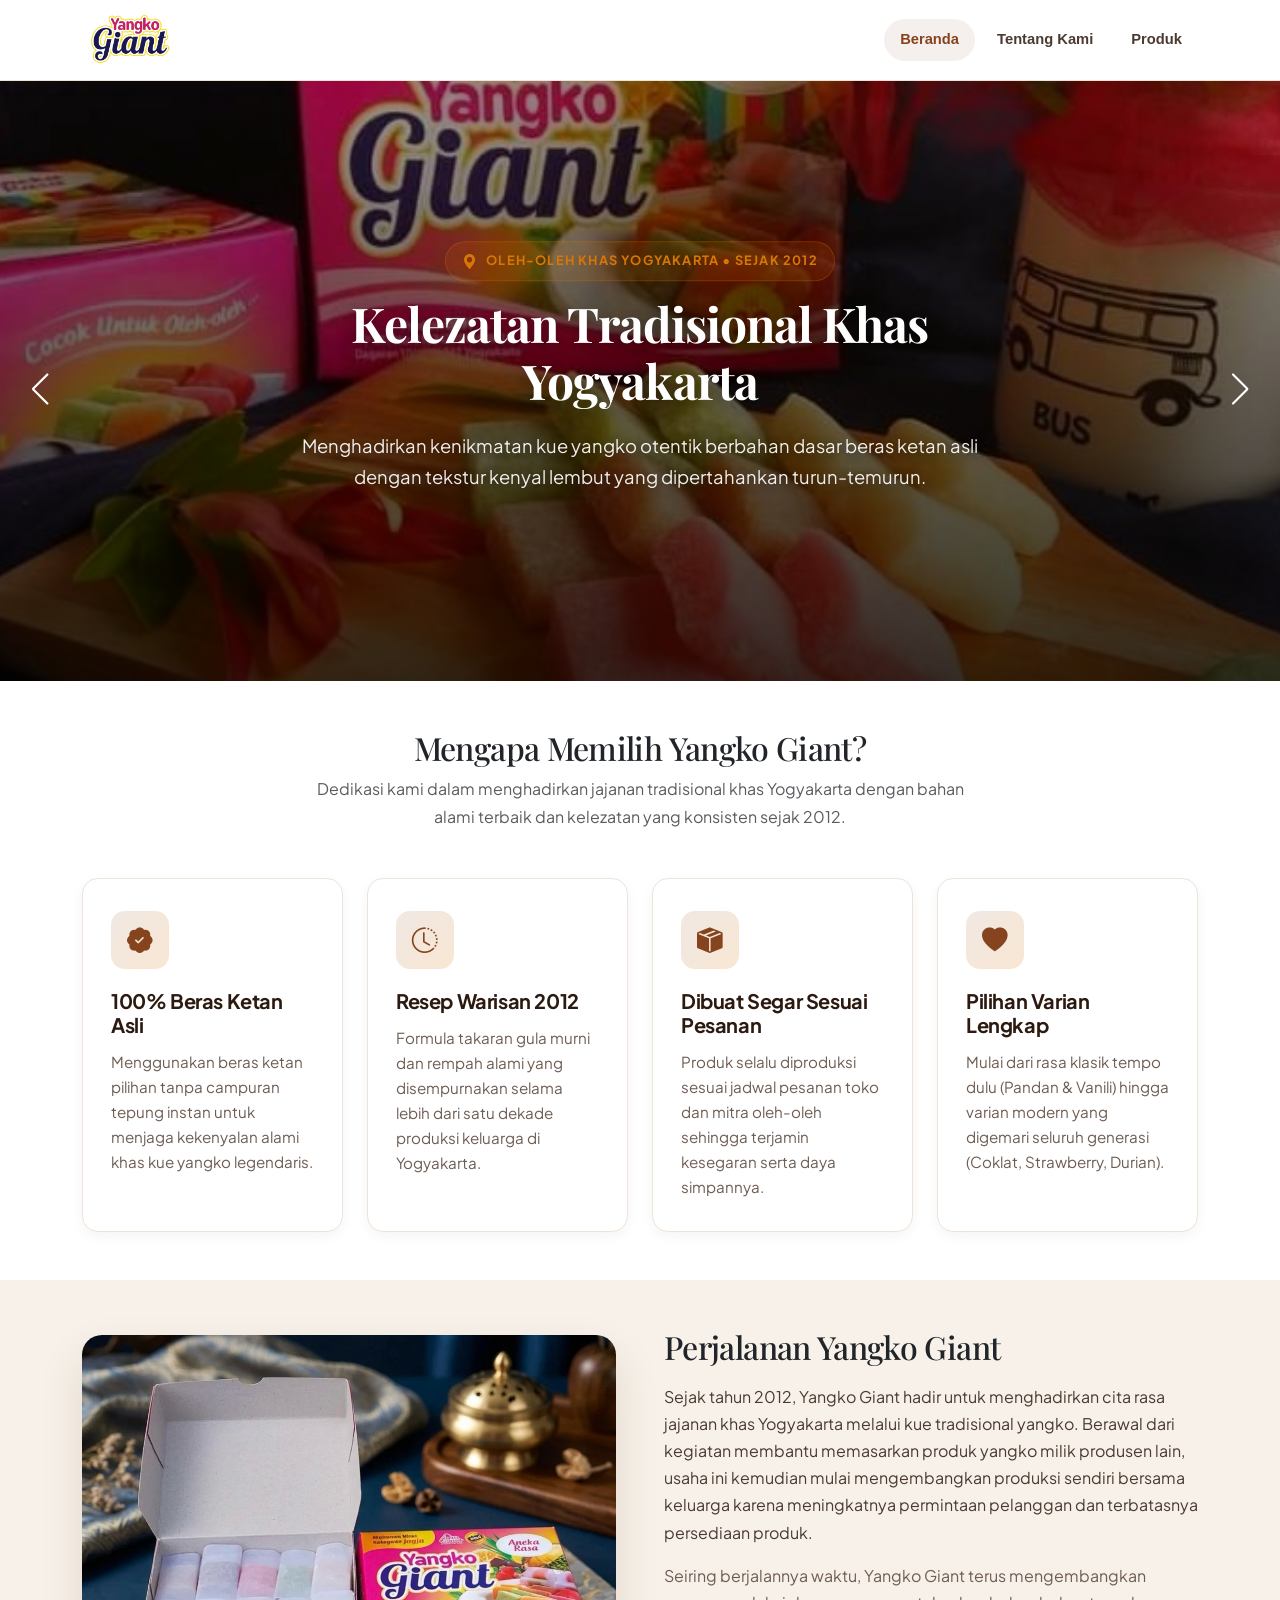
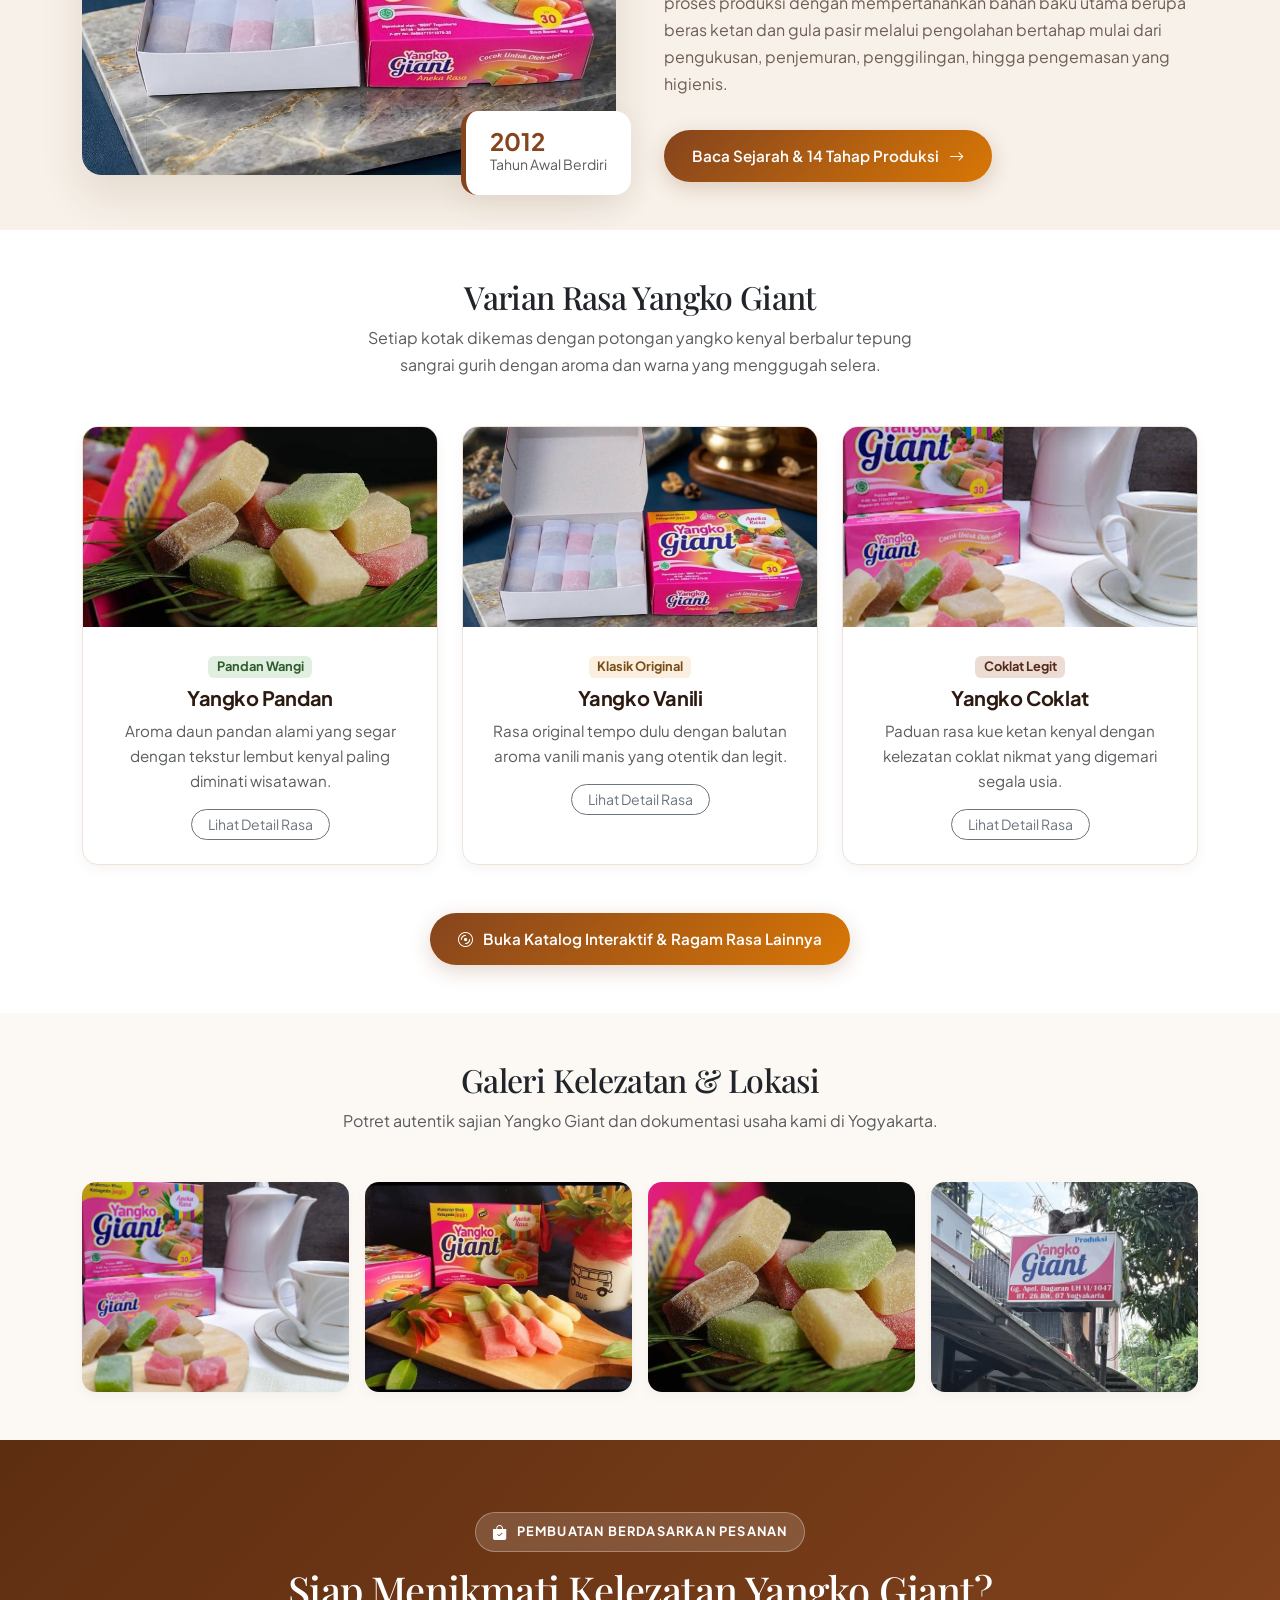
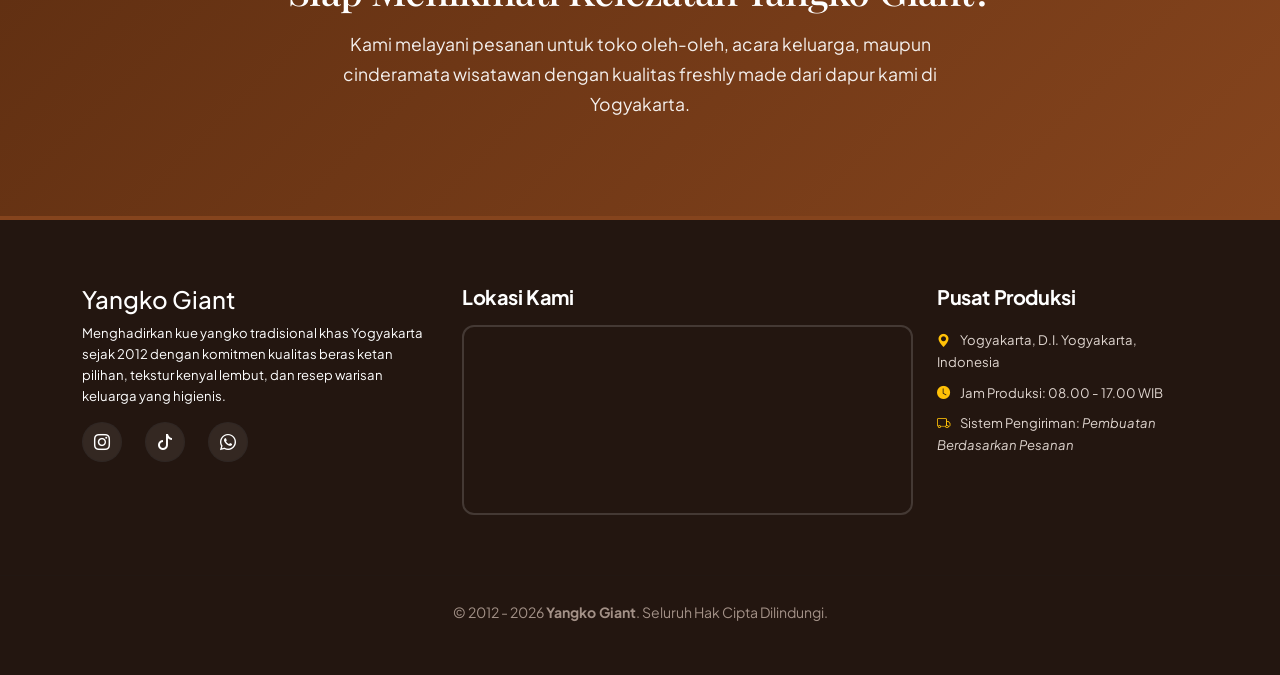
<file: index.html>
<!DOCTYPE html>
<html lang="id">

<head>
  <meta charset="utf-8">
  <meta content="width=device-width, initial-scale=1.0" name="viewport">
  <title>Yangko Giant - Kelezatan Tradisional Khas Yogyakarta Sejak 2012</title>
  <meta name="description" content="Kue yangko tradisional khas Yogyakarta dari Yangko Giant. Dibuat dengan beras ketan pilihan, tekstur kenyal lembut, dan beragam pilihan rasa sejak 2012.">
  <meta name="keywords" content="Yangko Giant, Oleh-oleh Jogja, Yangko Tradisional, Yangko Yogyakarta, Kue Beras Ketan">

  <!-- Favicons -->
  <link href="assets/img/logo.png" rel="icon">
  <link href="assets/img/logo.png" rel="apple-touch-icon">

  <!-- Fonts -->
  <link href="https://fonts.googleapis.com" rel="preconnect">
  <link href="https://fonts.gstatic.com" rel="preconnect" crossorigin>
  <link href="https://fonts.googleapis.com/css2?family=Plus+Jakarta+Sans:ital,wght@0,300;0,400;0,500;0,600;0,700;0,800;1,400&family=Playfair+Display:ital,wght@0,600;0,700;0,800;1,600&display=swap" rel="stylesheet">

  <!-- Vendor CSS Files -->
  <link href="assets/vendor/bootstrap/css/bootstrap.min.css" rel="stylesheet">
  <link href="assets/vendor/bootstrap-icons/bootstrap-icons.css" rel="stylesheet">
  <link href="assets/vendor/aos/aos.css" rel="stylesheet">
  <link href="assets/vendor/swiper/swiper-bundle.min.css" rel="stylesheet">

  <!-- Main CSS File -->
  <link href="assets/css/main.css" rel="stylesheet">
  <!-- Yangko Giant Modern System CSS -->
  <link href="assets/css/yangko-modern.css" rel="stylesheet">
</head>

<body class="index-page">

  <!-- HEADER -->
  <header id="header" class="header d-flex align-items-center sticky-top">
    <div class="container position-relative d-flex align-items-center justify-content-between">

      <div class="logo d-flex align-items-center">
  <img src="assets/img/logo.png" alt="Logo Yangko Giant">
</div>

      <nav id="navmenu" class="navmenu">
        <ul>
          <li><a href="index.html" class="active">Beranda</a></li>
          <li><a href="about.html">Tentang Kami</a></li>
          <li><a href="category.html">Produk</a></li>
         
          </li>
        </ul>
        <i class="mobile-nav-toggle d-xl-none bi bi-list"></i>
      </nav>

    </div>
  </header>

  <main class="main">

    <!-- HERO SLIDER SECTION -->
    <section id="blog-hero" class="blog-hero section p-0">
      <div class="container-fluid p-0" data-aos="fade">

        <div class="blog-hero-slider swiper init-swiper">
          <script type="application/json" class="swiper-config">
            {
              "loop": true,
              "speed": 1000,
              "effect": "fade",
              "autoplay": {
                "delay": 5000,
                "disableOnInteraction": false
              },
              "slidesPerView": 1,
              "navigation": {
                "nextEl": ".swiper-button-next",
                "prevEl": ".swiper-button-prev"
              }
            }
          </script>

          <div class="swiper-wrapper">

            <!-- Slide 1 -->
            <div class="swiper-slide">
              <div class="blog-hero-item">
                <img src="assets/img/yangko bus.jpg" alt="Yangko Giant Yogyakarta" class="img-fluid">
                <div class="blog-hero-content">
                  <span class="yk-badge"><i class="bi bi-geo-alt-fill"></i> Oleh-Oleh Khas Yogyakarta • Sejak 2012</span>
                  <h1>Kelezatan Tradisional Khas Yogyakarta</h1>
                  <p>Menghadirkan kenikmatan kue yangko otentik berbahan dasar beras ketan asli dengan tekstur kenyal lembut yang dipertahankan turun-temurun.</p>
                  <div class="hero-actions">
                   
                    
                  </div>
                </div>
              </div>
            </div>

            <!-- Slide 2 -->
            <div class="swiper-slide">
              <div class="blog-hero-item">
                <img src="assets/img/yangko teh.jpg" alt="Yangko Aneka Rasa" class="img-fluid">
                <div class="blog-hero-content">
                  <span class="yk-badge"><i class="bi bi-palette-fill"></i> Ragam Pilihan Rasa Alami</span>
                  <h1>Beragam Rasa, Satu Kelezatan</h1>
                  <p>Dari aroma harum pandan, kelembutan vanili klasik, kelezatan coklat legit, hingga kesegaran strawberry dan durian istimewa.</p>
                  <div class="hero-actions">
                    <a href="category.html" class="btn-yk-primary"><i class="bi bi-cup-hot-fill"></i> Coba Varian Favorit</a>
                    
                  </div>
                </div>
              </div>
            </div>

            <!-- Slide 3 -->
            <div class="swiper-slide">
              <div class="blog-hero-item">
                <img src="assets/img/yangko daun.jpg" alt="Proses Pembuatan Yangko" class="img-fluid">
                <div class="blog-hero-content">
                  <span class="yk-badge"><i class="bi bi-stars"></i> Kualitas & Kebersihan Terjamin</span>
                  <h1>Dibuat dengan Proses dan Cita Rasa Terjaga</h1>
                  <p>Melalui proses pengukusan, penjemuran matang 3 hari, penggilingan higienis, dan sistem <em>make-to-order</em> agar senantiasa sedap saat dinikmati.</p>
                  <div class="hero-actions">
                    <a href="about.html" class="btn-yk-primary"><i class="bi bi-journal-text"></i> Lihat Proses 14 Tahap</a>
                    
                  </div>
                </div>
              </div>
            </div>

          </div>

          <div class="swiper-button-prev"></div>
          <div class="swiper-button-next"></div>
        </div>

      </div>
    </section>

    <!-- SECTION: 4 KEUNGGULAN UTAMA -->
    <section class="section py-5">
      <div class="container">
        <div class="text-center mb-5" data-aos="fade-up">
         
          <h2 class="yk-serif h2">Mengapa Memilih Yangko Giant?</h2>
          <p class="text-muted mx-auto" style="max-width: 650px;">
            Dedikasi kami dalam menghadirkan jajanan tradisional khas Yogyakarta dengan bahan alami terbaik dan kelezatan yang konsisten sejak 2012.
          </p>
        </div>

        <div class="row g-4">
          <div class="col-md-6 col-lg-3" data-aos="fade-up" data-aos-delay="100">
            <div class="yk-card">
              <div class="yk-card-icon">
                <i class="bi bi-patch-check-fill"></i>
              </div>
              <h4>100% Beras Ketan Asli</h4>
              <p>Menggunakan beras ketan pilihan tanpa campuran tepung instan untuk menjaga kekenyalan alami khas kue yangko legendaris.</p>
            </div>
          </div>

          <div class="col-md-6 col-lg-3" data-aos="fade-up" data-aos-delay="200">
            <div class="yk-card">
              <div class="yk-card-icon">
                <i class="bi bi-clock-history"></i>
              </div>
              <h4>Resep Warisan 2012</h4>
              <p>Formula takaran gula murni dan rempah alami yang disempurnakan selama lebih dari satu dekade produksi keluarga di Yogyakarta.</p>
            </div>
          </div>

          <div class="col-md-6 col-lg-3" data-aos="fade-up" data-aos-delay="300">
            <div class="yk-card">
              <div class="yk-card-icon">
                <i class="bi bi-box-seam-fill"></i>
              </div>
              <h4>Dibuat Segar Sesuai Pesanan</h4>
              <p>Produk selalu diproduksi sesuai jadwal pesanan toko dan mitra oleh-oleh sehingga terjamin kesegaran serta daya simpannya.</p>
            </div>
          </div>

          <div class="col-md-6 col-lg-3" data-aos="fade-up" data-aos-delay="400">
            <div class="yk-card">
              <div class="yk-card-icon">
                <i class="bi bi-heart-fill"></i>
              </div>
              <h4>Pilihan Varian Lengkap</h4>
              <p>Mulai dari rasa klasik tempo dulu (Pandan & Vanili) hingga varian modern yang digemari seluruh generasi (Coklat, Strawberry, Durian).</p>
            </div>
          </div>
        </div>
      </div>
    </section>

    <!-- SECTION: SEKILAS PERJALANAN (SEJARAH) -->
    <section class="section py-5" style="background: #f7f1e9;">
      <div class="container">
        <div class="row align-items-center g-5">
          <div class="col-lg-6" data-aos="fade-right">
            <div class="position-relative">
              <div style="border-radius: 20px; overflow: hidden; box-shadow: var(--yk-shadow-lg);">
                <img src="assets/img/yangko.jpg" alt="Yangko Giant Asli Jogja" class="img-fluid w-100" style="object-fit: cover; max-height: 440px;">
              </div>
              <div style="position: absolute; bottom: -20px; right: -15px; background: #ffffff; padding: 18px 24px; border-radius: 16px; box-shadow: var(--yk-shadow-md); border-left: 5px solid var(--yk-primary);" class="d-none d-sm-block">
                <div class="fw-bold" style="font-size: 1.5rem; color: var(--yk-primary); line-height: 1;">2012</div>
                <div class="small text-muted font-weight-bold">Tahun Awal Berdiri</div>
              </div>
            </div>
          </div>

          <div class="col-lg-6" data-aos="fade-left">
            
            <h2 class="yk-serif h2 mb-3">Perjalanan Yangko Giant</h2>
            <p style="color: #4a3a31;">
              Sejak tahun 2012, Yangko Giant hadir untuk menghadirkan cita rasa jajanan khas Yogyakarta melalui kue tradisional yangko. Berawal dari kegiatan membantu memasarkan produk yangko milik produsen lain, usaha ini kemudian mulai mengembangkan produksi sendiri bersama keluarga karena meningkatnya permintaan pelanggan dan terbatasnya persediaan produk.
            </p>
            <p style="color: #6e5d53;">
              Seiring berjalannya waktu, Yangko Giant terus mengembangkan proses produksi dengan mempertahankan bahan baku utama berupa beras ketan dan gula pasir melalui pengolahan bertahap mulai dari pengukusan, penjemuran, penggilingan, hingga pengemasan yang higienis.
            </p>
            <div class="mt-4 pt-2">
              <a href="about.html" class="btn-yk-primary">
                <span>Baca Sejarah & 14 Tahap Produksi</span>
                <i class="bi bi-arrow-right"></i>
              </a>
            </div>
          </div>
        </div>
      </div>
    </section>

    <!-- SECTION: VARIAN PRODUK SHOWCASE -->
    <section class="section py-5">
      <div class="container">
        <div class="text-center mb-5" data-aos="fade-up">
                   <h2 class="yk-serif h2">Varian Rasa Yangko Giant</h2>
          <p class="text-muted mx-auto" style="max-width: 600px;">
            Setiap kotak dikemas dengan potongan yangko kenyal berbalur tepung sangrai gurih dengan aroma dan warna yang menggugah selera.
          </p>
        </div>

        <div class="row g-4">
          <!-- Varian 1 -->
          <div class="col-md-6 col-lg-4" data-aos="fade-up" data-aos-delay="100">
            <div class="yk-card p-0 overflow-hidden text-center">
              <div style="height: 200px; overflow: hidden; background: #e9f0e8;">
                <img src="assets/img/yangko daun.jpg" alt="Yangko Pandan" class="w-100 h-100" style="object-fit: cover; transition: transform 0.4s ease;">
              </div>
              <div class="p-4">
                <span class="badge mb-2" style="background: #e1efe0; color: #2e5c2b; font-size: 0.8rem;">Pandan Wangi</span>
                <h4 class="mb-2">Yangko Pandan</h4>
                <p class="small text-muted mb-3">Aroma daun pandan alami yang segar dengan tekstur lembut kenyal paling diminati wisatawan.</p>
                <a href="category.html" class="btn btn-sm btn-outline-secondary rounded-pill px-3">Lihat Detail Rasa</a>
              </div>
            </div>
          </div>

          <!-- Varian 2 -->
          <div class="col-md-6 col-lg-4" data-aos="fade-up" data-aos-delay="200">
            <div class="yk-card p-0 overflow-hidden text-center">
              <div style="height: 200px; overflow: hidden; background: #fdf6ec;">
                <img src="assets/img/yangko.jpg" alt="Yangko Vanili" class="w-100 h-100" style="object-fit: cover; transition: transform 0.4s ease;">
              </div>
              <div class="p-4">
                <span class="badge mb-2" style="background: #fbf0df; color: #784c17; font-size: 0.8rem;">Klasik Original</span>
                <h4 class="mb-2">Yangko Vanili</h4>
                <p class="small text-muted mb-3">Rasa original tempo dulu dengan balutan aroma vanili manis yang otentik dan legit.</p>
                <a href="category.html" class="btn btn-sm btn-outline-secondary rounded-pill px-3">Lihat Detail Rasa</a>
              </div>
            </div>
          </div>

          <!-- Varian 3 -->
          <div class="col-md-6 col-lg-4" data-aos="fade-up" data-aos-delay="300">
            <div class="yk-card p-0 overflow-hidden text-center">
              <div style="height: 200px; overflow: hidden; background: #f4eae4;">
                <img src="assets/img/yangko teh.jpg" alt="Yangko Coklat" class="w-100 h-100" style="object-fit: cover; transition: transform 0.4s ease;">
              </div>
              <div class="p-4">
                <span class="badge mb-2" style="background: #eddcd3; color: #532918; font-size: 0.8rem;">Coklat Legit</span>
                <h4 class="mb-2">Yangko Coklat</h4>
                <p class="small text-muted mb-3">Paduan rasa kue ketan kenyal dengan kelezatan coklat nikmat yang digemari segala usia.</p>
                <a href="category.html" class="btn btn-sm btn-outline-secondary rounded-pill px-3">Lihat Detail Rasa</a>
              </div>
            </div>
          </div>
        </div>

        <div class="text-center mt-5" data-aos="fade-up">
          <a href="category.html" class="btn-yk-primary">
            <i class="bi bi-disc"></i> Buka Katalog Interaktif & Ragam Rasa Lainnya
          </a>
        </div>
      </div>
    </section>

    <!-- SECTION: GALERI DOKUMENTASI & FOTO LOKASI -->
    <section class="section py-5" style="background: #fcf9f5;">
      <div class="container">
        <div class="text-center mb-5" data-aos="fade-up">

          <h2 class="yk-serif h2">Galeri Kelezatan & Lokasi</h2>
          <p class="text-muted">Potret autentik sajian Yangko Giant dan dokumentasi usaha kami di Yogyakarta.</p>
        </div>

        <div class="row g-3">
          <div class="col-6 col-md-3" data-aos="zoom-in" data-aos-delay="100">
            <div style="border-radius: 14px; overflow: hidden; height: 210px; box-shadow: var(--yk-shadow-sm);">
              <img src="assets/img/yangko teh.jpg" alt="Yangko dan Teh" class="w-100 h-100" style="object-fit: cover;">
            </div>
          </div>
          <div class="col-6 col-md-3" data-aos="zoom-in" data-aos-delay="200">
            <div style="border-radius: 14px; overflow: hidden; height: 210px; box-shadow: var(--yk-shadow-sm);">
              <img src="assets/img/yangko bus.jpg" alt="Yangko Kemasan" class="w-100 h-100" style="object-fit: cover;">
            </div>
          </div>
          <div class="col-6 col-md-3" data-aos="zoom-in" data-aos-delay="300">
            <div style="border-radius: 14px; overflow: hidden; height: 210px; box-shadow: var(--yk-shadow-sm);">
              <img src="assets/img/yangko daun.jpg" alt="Yangko Tradisional" class="w-100 h-100" style="object-fit: cover;">
            </div>
          </div>
          <div class="col-6 col-md-3" data-aos="zoom-in" data-aos-delay="400">
            <div style="border-radius: 14px; overflow: hidden; height: 210px; box-shadow: var(--yk-shadow-sm);">
              <img src="assets/img/plakat lokasi.webp" alt="Lokasi UMKM" class="w-100 h-100" style="object-fit: cover;">
            </div>
          </div>
        </div>
      </div>
    </section>

    <!-- SECTION: CALL TO ACTION BANNER -->
    <section class="section py-5 text-white" style="background: linear-gradient(135deg, var(--yk-primary-dark), var(--yk-primary));">
      <div class="container text-center py-4" data-aos="fade-up">
        <span class="yk-badge" style="background: rgba(255,255,255,0.15); color: #ffffff; border-color: rgba(255,255,255,0.3);"><i class="bi bi-bag-check-fill"></i>Pembuatan Berdasarkan Pesanan</span>
        <h2 class="yk-serif text-white h1 mb-3">Siap Menikmati Kelezatan Yangko Giant?</h2>
        <p class="mx-auto mb-4" style="max-width: 650px; opacity: 0.92; font-size: 1.1rem;">
          Kami melayani pesanan untuk toko oleh-oleh, acara keluarga, maupun cinderamata wisatawan dengan kualitas freshly made dari dapur kami di Yogyakarta.
        </p>
        
      </div>
    </section>

  </main>

 <!-- FOOTER -->
<footer id="footer" class="footer position-relative">
  <div class="container">
    <div class="row gy-5 justify-content-between align-items-start">
      
      <!-- KOLOM KIRI: Brand & Sosmed -->
      <div class="col-lg-4 col-md-6">
        <div class="footer-brand mb-3">
          <div class="d-flex align-items-center gap-2 mb-2">
            <span class="h4 text-white font-weight-bold mb-0">Yangko Giant</span>
          </div>
          <p class="small text-white" style="line-height: 1.6;">
            Menghadirkan kue yangko tradisional khas Yogyakarta sejak 2012 dengan komitmen kualitas beras ketan pilihan, tekstur kenyal lembut, dan resep warisan keluarga yang higienis.
          </p>
        </div>
        <div class="social-links mt-3">
          <a href="https://www.instagram.com/giantyangko" target="_blank" rel="noopener noreferrer" aria-label="Instagram">
            <i class="bi bi-instagram"></i>
          </a>
          <a href="https://www.tiktok.com/@yangko.giant" target="_blank" rel="noopener noreferrer" aria-label="TikTok">
            <i class="bi bi-tiktok"></i>
          </a>
          <a href="https://wa.me/6287739305772?text=Halo%20Yangko%20Giant,%20saya%20mau%20tanya%20atau%20pesan%20produknya." target="_blank" rel="noopener noreferrer" aria-label="WhatsApp">
            <i class="bi bi-whatsapp"></i>
          </a>
        </div>
      </div>

      <!-- KOLOM TENGAH: Google Maps -->
      <div class="col-lg-5 col-md-12">
        <h5 class="text-white mb-3">Lokasi Kami</h5>
        <div style="border-radius: 12px; overflow: hidden; border: 2px solid rgba(255,255,255,0.15); height: 190px;">
          <iframe 
            src="https://www.google.com/maps?q=Yangko+Giant+Yogyakarta&output=embed" 
            width="100%" 
            height="100%" 
            style="border:0;" 
            allowfullscreen="" 
            loading="lazy" 
            referrerpolicy="no-referrer-when-downgrade">
          </iframe>
        </div>
      </div>

      <!-- KOLOM KANAN: Pusat Produksi -->
      <div class="col-lg-3 col-md-6">
        <h5>Pusat Produksi</h5>
        <p class="small mb-2"><i class="bi bi-geo-alt-fill text-warning me-2"></i> Yogyakarta, D.I. Yogyakarta, Indonesia</p>
        <p class="small mb-2"><i class="bi bi-clock-fill text-warning me-2"></i> Jam Produksi: 08.00 - 17.00 WIB</p>
        <p class="small mb-3"><i class="bi bi-truck text-warning me-2"></i> Sistem Pengiriman: <em>Pembuatan Berdasarkan Pesanan</em></p>
        
      </div>

    </div>
  </div>

  <div class="footer-bottom">
    <div class="container text-center">
      <p class="mb-0">© 2012 - 2026 <strong>Yangko Giant</strong>. Seluruh Hak Cipta Dilindungi.</p>
    </div>
  </div>
</footer>

  <!-- Scroll Top -->
  <a href="#" id="scroll-top" class="scroll-top d-flex align-items-center justify-content-center"><i class="bi bi-arrow-up-short"></i></a>

  <!-- Vendor JS Files -->
  <script src="assets/vendor/bootstrap/js/bootstrap.bundle.min.js"></script>
  <script src="assets/vendor/aos/aos.js"></script>
  <script src="assets/vendor/swiper/swiper-bundle.min.js"></script>

  <!-- Main JS File -->
  <script src="assets/js/main.js"></script>

</body>
</html>
</file>
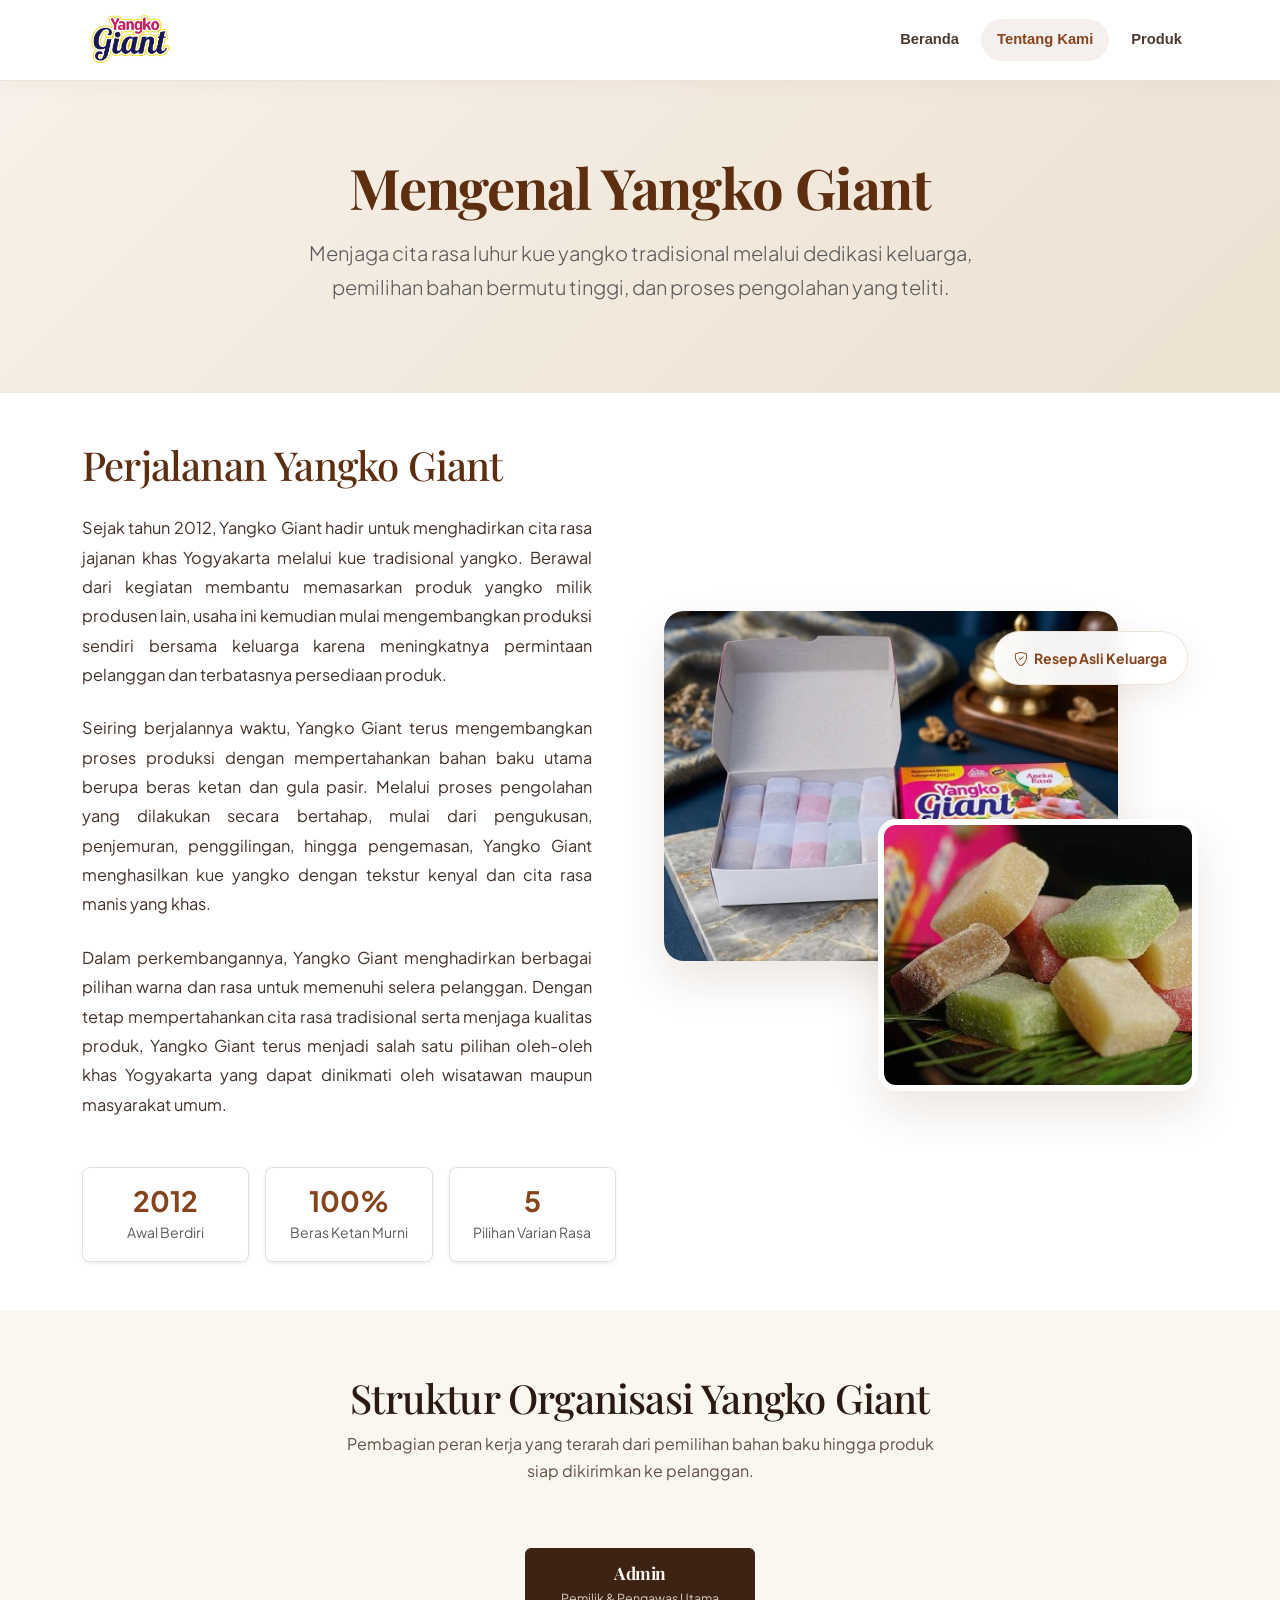
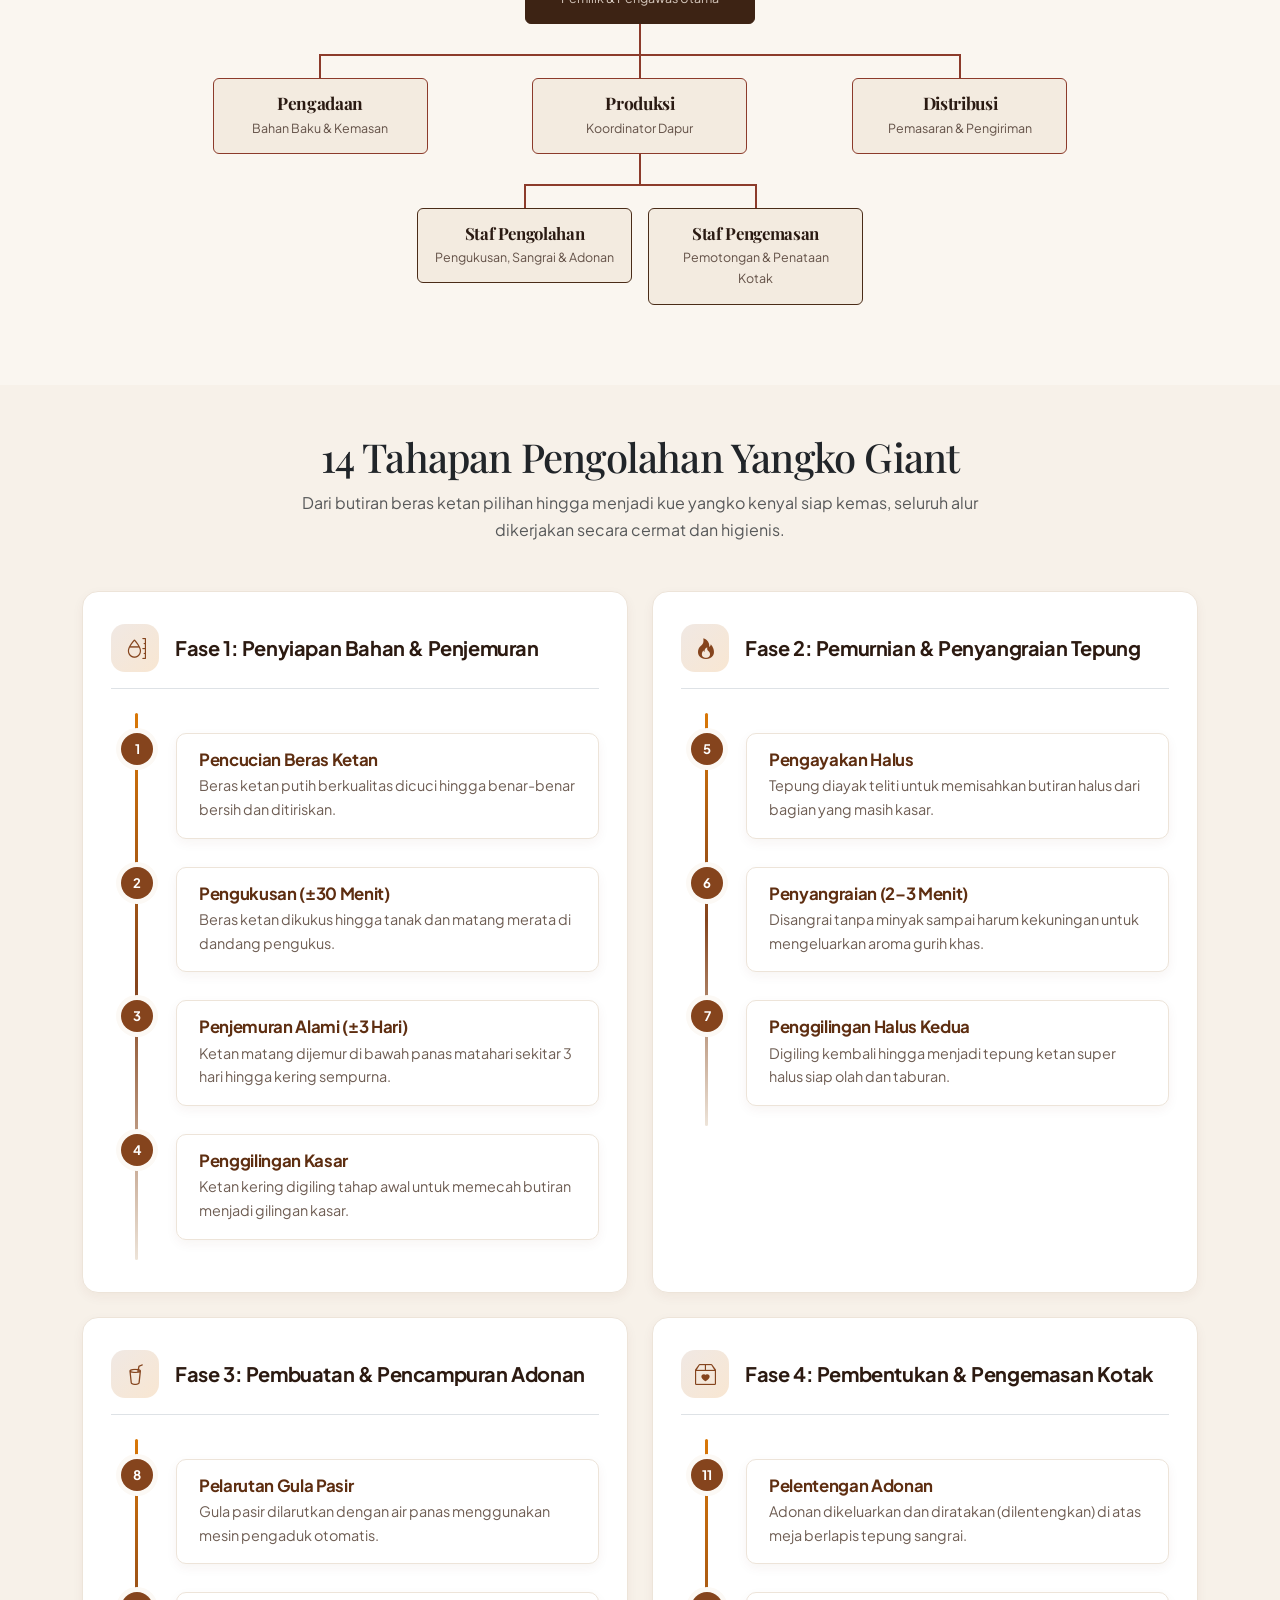
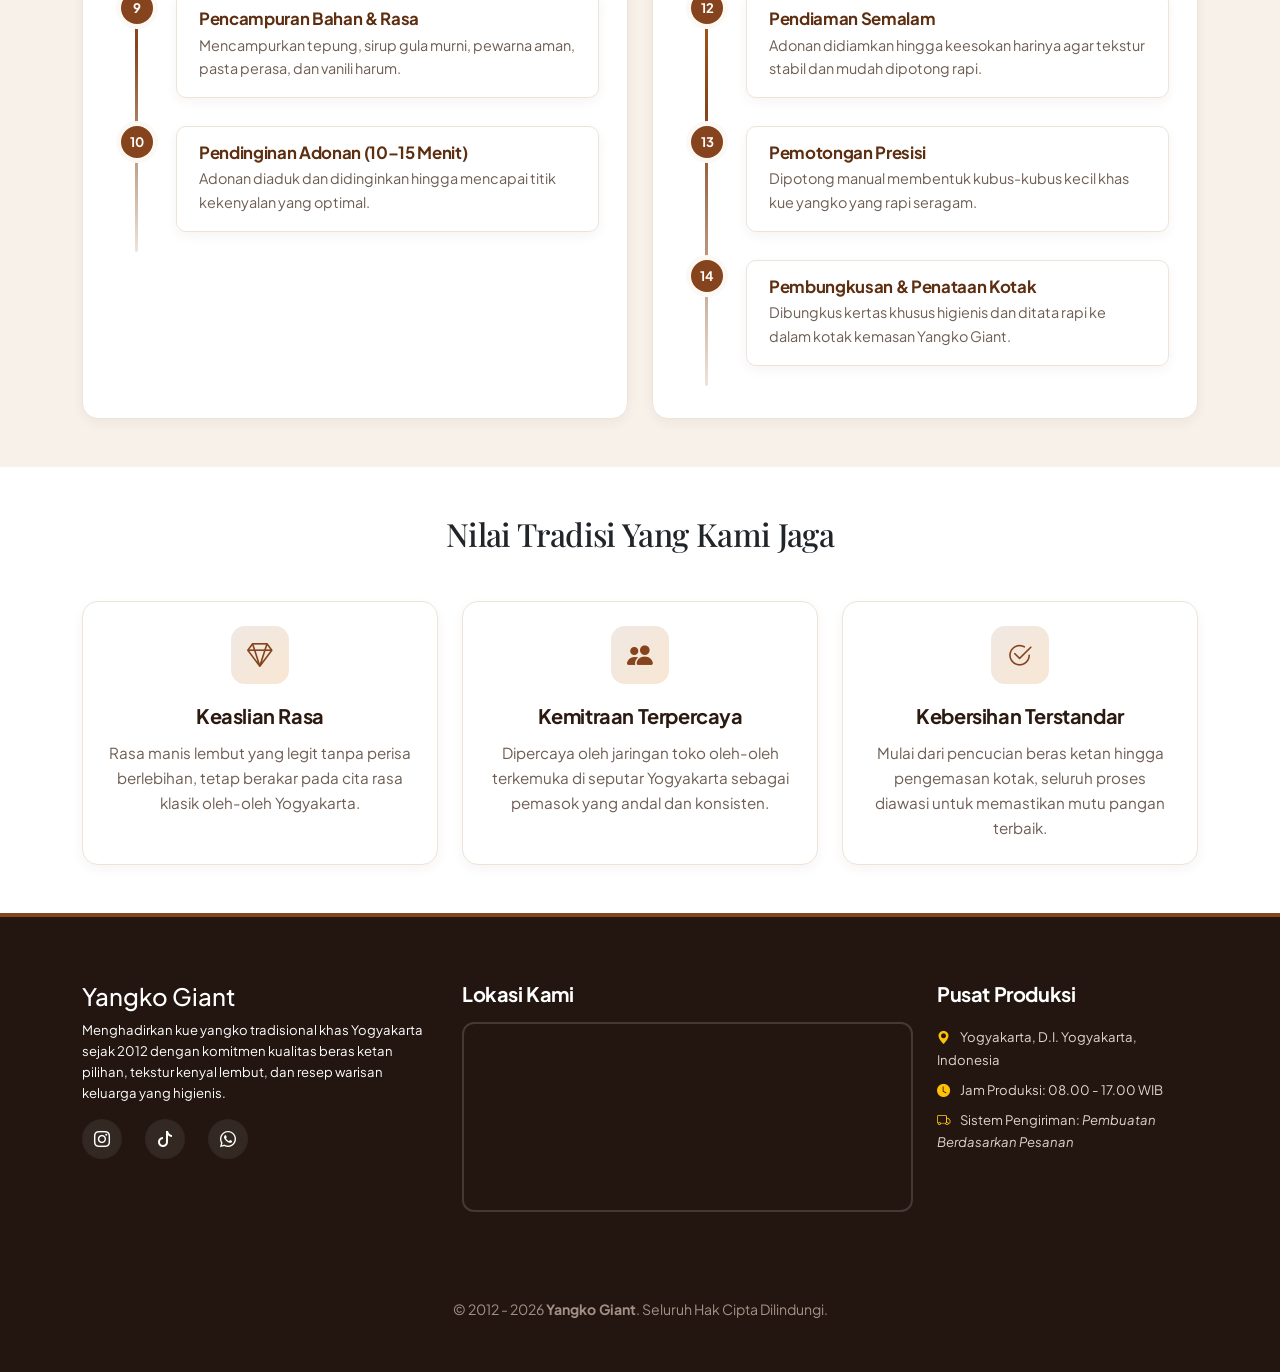
<file: about.html>
<!DOCTYPE html>
<html lang="id">

<head>
  <meta charset="utf-8">
  <meta content="width=device-width, initial-scale=1.0" name="viewport">
  <title>Tentang Kami - Perjalanan & Sejarah Yangko Giant Yogyakarta</title>
  <meta name="description" content="Kisah perjalanan Yangko Giant sejak tahun 2012, mempertahankan resep warisan kue tradisional yangko khas Yogyakarta dengan bahan beras ketan alami.">
  <meta name="keywords" content="Tentang Yangko Giant, Sejarah Yangko Giant, Profil UMKM Yangko Jogja, Pembuatan Yangko">

  <!-- Favicons -->
  <link href="assets/img/logo.png" rel="icon">
  <link href="assets/img/logo.png" rel="apple-touch-icon">

  <!-- Fonts -->
  <link href="https://fonts.googleapis.com" rel="preconnect">
  <link href="https://fonts.gstatic.com" rel="preconnect" crossorigin>
  <link href="https://fonts.googleapis.com/css2?family=Plus+Jakarta+Sans:ital,wght@0,300;0,400;0,500;0,600;0,700;0,800;1,400&family=Playfair+Display:ital,wght@0,600;0,700;0,800;1,600&display=swap" rel="stylesheet">

  <!-- Vendor CSS Files -->
  <link href="assets/vendor/bootstrap/css/bootstrap.min.css" rel="stylesheet">
  <link href="assets/vendor/bootstrap-icons/bootstrap-icons.css" rel="stylesheet">
  <link href="assets/vendor/aos/aos.css" rel="stylesheet">
  <link href="assets/vendor/swiper/swiper-bundle.min.css" rel="stylesheet">

  <!-- Main CSS File -->
  <link href="assets/css/main.css" rel="stylesheet">
  <!-- Yangko Giant Modern System CSS -->
  <link href="assets/css/yangko-modern.css" rel="stylesheet">
</head>

<body class="about-page">

  <!-- HEADER -->
  <header id="header" class="header d-flex align-items-center sticky-top">
    <div class="container position-relative d-flex align-items-center justify-content-between">

     <div class="logo d-flex align-items-center">
  <img src="assets/img/logo.png" alt="Logo Yangko Giant">
</div>

      <nav id="navmenu" class="navmenu">
        <ul>
          <li><a href="index.html">Beranda</a></li>
          <li><a href="about.html"class="active">Tentang Kami</a></li>
          <li><a href="category.html">Produk</a></li>
        </ul>
        <i class="mobile-nav-toggle d-xl-none bi bi-list"></i>
      </nav>

    </div>
  </header>

  <main class="main">

    <!-- PAGE HERO BANNER -->
    <section class="section py-5 text-center position-relative overflow-hidden" style="background: linear-gradient(135deg, #f7f1e9 0%, #ede1d1 100%); border-bottom: 1px solid var(--yk-border);">
      <div class="container py-4" data-aos="fade-up">
            <h1 class="yk-serif display-4 fw-bold mb-3" style="color: var(--yk-primary-dark);">Mengenal Yangko Giant</h1>
        <p class="lead mx-auto text-muted" style="max-width: 680px;">
          Menjaga cita rasa luhur kue yangko tradisional melalui dedikasi keluarga, pemilihan bahan bermutu tinggi, dan proses pengolahan yang teliti.
        </p>
      </div>
    </section>

    <!-- SECTION: PERJALANAN YANGKO GIANT (KONTEN ASLI DIPERTAHANKAN UTUH) -->
    <section class="section py-5">
      <div class="container">
        <div class="row align-items-center g-5">

          <!-- Kolom Teks Sejarah Asli -->
          <div class="col-lg-6" data-aos="fade-right">

            <h2 class="yk-serif h1 mb-4" style="color: var(--yk-primary-dark);">Perjalanan Yangko Giant</h2>

            <div class="pe-lg-4" style="font-size: 1.02rem; line-height: 1.8; color: #433229; text-align: justify;">
  <p class="mb-4">
    Sejak tahun 2012, Yangko Giant hadir untuk menghadirkan cita rasa jajanan khas Yogyakarta melalui kue tradisional yangko. Berawal dari kegiatan membantu memasarkan produk yangko milik produsen lain, usaha ini kemudian mulai mengembangkan produksi sendiri bersama keluarga karena meningkatnya permintaan pelanggan dan terbatasnya persediaan produk.
  </p>

  <p class="mb-4">
    Seiring berjalannya waktu, Yangko Giant terus mengembangkan proses produksi dengan mempertahankan bahan baku utama berupa beras ketan dan gula pasir. Melalui proses pengolahan yang dilakukan secara bertahap, mulai dari pengukusan, penjemuran, penggilingan, hingga pengemasan, Yangko Giant menghasilkan kue yangko dengan tekstur kenyal dan cita rasa manis yang khas.
  </p>

  <p class="mb-0">
    Dalam perkembangannya, Yangko Giant menghadirkan berbagai pilihan warna dan rasa untuk memenuhi selera pelanggan. Dengan tetap mempertahankan cita rasa tradisional serta menjaga kualitas produk, Yangko Giant terus menjadi salah satu pilihan oleh-oleh khas Yogyakarta yang dapat dinikmati oleh wisatawan maupun masyarakat umum.
  </p>
</div>

            <div class="row g-3 mt-4 pt-2">
              <div class="col-sm-4">
                <div class="p-3 bg-white rounded-3 border text-center shadow-sm">
                  <div class="h3 fw-bold mb-0 text-primary" style="color: var(--yk-primary) !important;">2012</div>
                  <small class="text-muted">Awal Berdiri</small>
                </div>
              </div>
              <div class="col-sm-4">
                <div class="p-3 bg-white rounded-3 border text-center shadow-sm">
                  <div class="h3 fw-bold mb-0 text-primary" style="color: var(--yk-primary) !important;">100%</div>
                  <small class="text-muted">Beras Ketan Murni</small>
                </div>
              </div>
              <div class="col-sm-4">
                <div class="p-3 bg-white rounded-3 border text-center shadow-sm">
                  <div class="h3 fw-bold mb-0 text-primary" style="color: var(--yk-primary) !important;">5</div>
                  <small class="text-muted">Pilihan Varian Rasa</small>
                </div>
              </div>
            </div>
          </div>

          <!-- Kolom Gambar Kolase -->
          <div class="col-lg-6" data-aos="fade-left">
            <div class="position-relative" style="min-height: 480px;">
              <!-- Background Image -->
              <div style="border-radius: 20px; overflow: hidden; width: 85%; box-shadow: var(--yk-shadow-lg);">
                <img src="assets/img/yangko.jpg" alt="Yangko Giant Landscape" class="w-100" style="object-fit: cover; height: 350px;">
              </div>
              <!-- Foreground Image (Collage) -->
              <div style="position: absolute; right: 0; bottom: 0; width: 60%; border-radius: 18px; overflow: hidden; border: 6px solid #ffffff; box-shadow: var(--yk-shadow-lg);">
                <img src="assets/img/yangko daun.jpg" alt="Yangko Tradisional Portrait" class="w-100" style="object-fit: cover; height: 260px;">
              </div>
              <!-- Floating Badge -->
              <div style="position: absolute; top: 20px; right: 10px; background: rgba(255, 255, 255, 0.95); backdrop-filter: blur(10px); padding: 12px 20px; border-radius: 50px; box-shadow: var(--yk-shadow-md); border: 1px solid var(--yk-border);">
                <span class="small fw-bold" style="color: var(--yk-primary);"><i class="bi bi-shield-check me-1"></i> Resep Asli Keluarga</span>
              </div>
            </div>
          </div>

        </div>
      </div>
    </section>

<style>
  .org-section {
    background-color: #FAF6F0;
    color: #2A1A12;
  }

  .org-eyebrow {
    font-size: 0.78rem;
    text-transform: uppercase;
    letter-spacing: 0.14em;
    color: #8C3B2B;
    font-weight: 700;
    display: block;
    margin-bottom: 6px;
  }

  /* Struktur Bagan Pohon */
  .org-tree {
    display: flex;
    flex-direction: column;
    align-items: center;
    padding: 20px 0;
  }

  .org-node {
    border: 1.5px solid #4A2C18;
    background-color: #F3EBE0;
    padding: 14px 28px;
    border-radius: 6px;
    text-align: center;
    min-width: 190px;
    position: relative;
    transition: transform 0.2s ease, background-color 0.2s ease;
  }

  .org-node:hover {
    background-color: #EADDCF;
    transform: translateY(-2px);
  }

  /* Node Utama (Owner) */
  .org-node.owner {
    background-color: #3D2314;
    border-color: #3D2314;
    color: #FAF6F0;
    min-width: 220px;
  }

  .org-node.owner .org-role {
    color: #FAF6F0;
  }

  .org-node.owner .org-sub {
    color: #D7C9BE;
  }

  /* Node Divisi Tengah */
  .org-node.division {
    border-color: #8C3B2B;
  }

  .org-role {
    font-family: 'Lora', 'Playfair Display', serif;
    font-weight: 700;
    font-size: 1.08rem;
    color: #2A1A12;
    margin: 0;
  }

  .org-sub {
    font-size: 0.78rem;
    color: #635147;
    display: block;
    margin-top: 3px;
  }

  /* Garis Penghubung Vertikal & Horizontal */
  .line-down {
    width: 1.5px;
    height: 32px;
    background-color: #8C3B2B;
    margin: 0 auto;
  }

  .org-branch {
    display: flex;
    justify-content: center;
    align-items: flex-start;
    gap: 32px;
    position: relative;
    padding-top: 28px;
  }

  .org-branch-item {
    display: flex;
    flex-direction: column;
    align-items: center;
    position: relative;
  }

  /* Garis vertikal kecil di atas setiap kotak cabang */
  .org-branch-item::before {
    content: "";
    position: absolute;
    top: -28px;
    left: 50%;
    width: 1.5px;
    height: 28px;
    background-color: #8C3B2B;
    transform: translateX(-50%);
  }

  /* Garis horizontal penghubung antar cabang */
  .org-branch-item::after {
    content: "";
    position: absolute;
    top: -28px;
    height: 1.5px;
    background-color: #8C3B2B;
    width: calc(100% + 32px);
    left: 0;
  }

  /* Potong garis horizontal di ujung kiri & kanan agar tidak berlebih */
  .org-branch-item:first-child::after {
    width: calc(50% + 16px);
    left: 50%;
  }

  .org-branch-item:last-child::after {
    width: calc(50% + 16px);
    left: 0;
  }

  /* Tampilan Responsif di Layar HP */
  @media (max-width: 767px) {
    .org-branch {
      flex-direction: column;
      align-items: center;
      gap: 20px;
      padding-top: 0;
    }

    .org-branch-item::before {
      top: -20px;
      height: 20px;
    }

    .org-branch-item::after {
      display: none;
    }

    .org-node {
      min-width: 240px;
    }
  }
</style>


      
    

      <!-- SECTION: STRUKTUR ORGANISASI UMKM -->
<section class="section py-5" style="background-color: #FAF6F0; color: #2A1A12;">
  <div class="container py-3">
    <div class="text-center mb-5" data-aos="fade-up">
      <h2 class="yk-serif h1 mb-2">Struktur Organisasi Yangko Giant</h2>
      <p class="mx-auto" style="max-width: 620px; color: #635147;">
        Pembagian peran kerja yang terarah dari pemilihan bahan baku hingga produk siap dikirimkan ke pelanggan.
      </p>
    </div>

    <div class="d-flex flex-column align-items-center py-3" data-aos="fade-up" data-aos-delay="100">
      
      <!-- LEVEL 1: OWNER -->
      <div style="background-color: #3D2314; border: 1.5px solid #3D2314; color: #FAF6F0; padding: 14px 28px; border-radius: 6px; text-align: center; width: 230px;">
        <h4 class="yk-serif fw-bold mb-1" style="font-size: 1.08rem; color: #FAF6F0;">Admin</h4>
        <span style="font-size: 0.78rem; color: #D7C9BE; display: block;">Pemilik &amp; Pengawas Utama</span>
      </div>

      <!-- Garis Turun dari Owner -->
      <div style="width: 2px; height: 30px; background-color: #8C3B2B;"></div>

      <!-- LEVEL 2: PENGADAAN, PRODUKSI, DISTRIBUSI (3 Kolom Seimbang) -->
      <div class="row g-0 justify-content-center w-100" style="max-width: 960px;">
        
        <!-- Cabang 1: Pengadaan -->
        <div class="col-md-4 d-flex flex-column align-items-center position-relative pt-0 pt-md-4 mt-3 mt-md-0">
          <div class="d-none d-md-block position-absolute top-0 end-0" style="width: 50%; height: 2px; background-color: #8C3B2B;"></div>
          <div class="d-none d-md-block position-absolute top-0 start-50 translate-middle-x" style="width: 2px; height: 24px; background-color: #8C3B2B;"></div>
          
          <div style="border: 1.5px solid #8C3B2B; background-color: #F3EBE0; padding: 14px 20px; border-radius: 6px; text-align: center; width: 215px;">
            <h5 class="yk-serif fw-bold mb-1" style="font-size: 1.08rem; color: #2A1A12;">Pengadaan</h5>
            <span style="font-size: 0.78rem; color: #635147; display: block;">Bahan Baku &amp; Kemasan</span>
          </div>
        </div>

        <!-- Cabang 2: Produksi (Tepat di Tengah) -->
        <div class="col-md-4 d-flex flex-column align-items-center position-relative pt-0 pt-md-4 mt-3 mt-md-0">
          <div class="d-none d-md-block position-absolute top-0 start-0 w-100" style="height: 2px; background-color: #8C3B2B;"></div>
          <div class="d-none d-md-block position-absolute top-0 start-50 translate-middle-x" style="width: 2px; height: 24px; background-color: #8C3B2B;"></div>

          <div style="border: 1.5px solid #8C3B2B; background-color: #F3EBE0; padding: 14px 20px; border-radius: 6px; text-align: center; width: 215px;">
            <h5 class="yk-serif fw-bold mb-1" style="font-size: 1.08rem; color: #2A1A12;">Produksi</h5>
            <span style="font-size: 0.78rem; color: #635147; display: block;">Koordinator Dapur</span>
          </div>

          <!-- Garis Turun dari Produksi -->
          <div class="d-none d-md-block" style="width: 2px; height: 30px; background-color: #8C3B2B;"></div>

          <!-- LEVEL 3: STAF PENGOLAHAN & STAF PENGEMASAN -->
          <div class="d-flex flex-column flex-md-row justify-content-center align-items-center align-items-md-start">
            
            <!-- Staf Pengolahan -->
            <div class="d-flex flex-column align-items-center position-relative pt-0 pt-md-4 px-md-2 mt-3 mt-md-0">
              <div class="d-none d-md-block position-absolute top-0 end-0" style="width: 50%; height: 2px; background-color: #8C3B2B;"></div>
              <div class="d-none d-md-block position-absolute top-0 start-50 translate-middle-x" style="width: 2px; height: 24px; background-color: #8C3B2B;"></div>

              <div style="border: 1.5px solid #4A2C18; background-color: #F3EBE0; padding: 14px 16px; border-radius: 6px; text-align: center; width: 215px;">
                <h6 class="yk-serif fw-bold mb-1" style="font-size: 1.05rem; color: #2A1A12;">Staf Pengolahan</h6>
                <span style="font-size: 0.78rem; color: #635147; display: block;">Pengukusan, Sangrai &amp; Adonan</span>
              </div>
            </div>

            <!-- Staf Pengemasan -->
            <div class="d-flex flex-column align-items-center position-relative pt-0 pt-md-4 px-md-2 mt-3 mt-md-0">
              <div class="d-none d-md-block position-absolute top-0 start-0" style="width: 50%; height: 2px; background-color: #8C3B2B;"></div>
              <div class="d-none d-md-block position-absolute top-0 start-50 translate-middle-x" style="width: 2px; height: 24px; background-color: #8C3B2B;"></div>

              <div style="border: 1.5px solid #4A2C18; background-color: #F3EBE0; padding: 14px 16px; border-radius: 6px; text-align: center; width: 215px;">
                <h6 class="yk-serif fw-bold mb-1" style="font-size: 1.05rem; color: #2A1A12;">Staf Pengemasan</h6>
                <span style="font-size: 0.78rem; color: #635147; display: block;">Pemotongan &amp; Penataan Kotak</span>
              </div>
            </div>

          </div>
        </div>

        <!-- Cabang 3: Distribusi -->
        <div class="col-md-4 d-flex flex-column align-items-center position-relative pt-0 pt-md-4 mt-3 mt-md-0">
          <div class="d-none d-md-block position-absolute top-0 start-0" style="width: 50%; height: 2px; background-color: #8C3B2B;"></div>
          <div class="d-none d-md-block position-absolute top-0 start-50 translate-middle-x" style="width: 2px; height: 24px; background-color: #8C3B2B;"></div>

          <div style="border: 1.5px solid #8C3B2B; background-color: #F3EBE0; padding: 14px 20px; border-radius: 6px; text-align: center; width: 215px;">
            <h5 class="yk-serif fw-bold mb-1" style="font-size: 1.08rem; color: #2A1A12;">Distribusi</h5>
            <span style="font-size: 0.78rem; color: #635147; display: block;">Pemasaran &amp; Pengiriman</span>
          </div>
        </div>

      </div>
    </div>
  </div>
</section>

        

          
            
   

    <!-- SECTION: 14 TAHAPAN PENGOLAHAN PRODUKSI AUTENTIK -->
    <section class="section py-5" style="background: #f7f1e9;">
      <div class="container">
        <div class="text-center mb-5" data-aos="fade-up">

          <h2 class="yk-serif h1">14 Tahapan Pengolahan Yangko Giant</h2>
          <p class="text-muted mx-auto" style="max-width: 700px;">
            Dari butiran beras ketan pilihan hingga menjadi kue yangko kenyal siap kemas, seluruh alur dikerjakan secara cermat dan higienis.
          </p>
        </div>

        <div class="row g-4">

          <!-- Fase 1 -->
          <div class="col-lg-6" data-aos="fade-up" data-aos-delay="100">
            <div class="yk-card">
              <div class="d-flex align-items-center gap-3 mb-4 pb-3 border-bottom">
                <div class="yk-card-icon mb-0" style="width: 48px; height: 48px; font-size: 1.3rem;">
                  <i class="bi bi-moisture"></i>
                </div>
                <div>
                  <h4 class="mb-0">Fase 1: Penyiapan Bahan & Penjemuran</h4>
                  <small class="text-muted"></small>
                </div>
              </div>

              <div class="yk-timeline">
                <div class="yk-timeline-item">
                  <div class="yk-timeline-step">1</div>
                  <div class="yk-timeline-content">
                    <h5>Pencucian Beras Ketan</h5>
                    <p>Beras ketan putih berkualitas dicuci hingga benar-benar bersih dan ditiriskan.</p>
                  </div>
                </div>

                <div class="yk-timeline-item">
                  <div class="yk-timeline-step">2</div>
                  <div class="yk-timeline-content">
                    <h5>Pengukusan (±30 Menit)</h5>
                    <p>Beras ketan dikukus hingga tanak dan matang merata di dandang pengukus.</p>
                  </div>
                </div>

                <div class="yk-timeline-item">
                  <div class="yk-timeline-step">3</div>
                  <div class="yk-timeline-content">
                    <h5>Penjemuran Alami (±3 Hari)</h5>
                    <p>Ketan matang dijemur di bawah panas matahari sekitar 3 hari hingga kering sempurna.</p>
                  </div>
                </div>

                <div class="yk-timeline-item">
                  <div class="yk-timeline-step">4</div>
                  <div class="yk-timeline-content">
                    <h5>Penggilingan Kasar</h5>
                    <p>Ketan kering digiling tahap awal untuk memecah butiran menjadi gilingan kasar.</p>
                  </div>
                </div>
              </div>
            </div>
          </div>

          <!-- Fase 2 -->
          <div class="col-lg-6" data-aos="fade-up" data-aos-delay="200">
            <div class="yk-card">
              <div class="d-flex align-items-center gap-3 mb-4 pb-3 border-bottom">
                <div class="yk-card-icon mb-0" style="width: 48px; height: 48px; font-size: 1.3rem;">
                  <i class="bi bi-fire"></i>
                </div>
                <div>
                  <h4 class="mb-0">Fase 2: Pemurnian & Penyangraian Tepung</h4>
                  <small class="text-muted"></small>
                </div>
              </div>

              <div class="yk-timeline">
                <div class="yk-timeline-item">
                  <div class="yk-timeline-step">5</div>
                  <div class="yk-timeline-content">
                    <h5>Pengayakan Halus</h5>
                    <p>Tepung diayak teliti untuk memisahkan butiran halus dari bagian yang masih kasar.</p>
                  </div>
                </div>

                <div class="yk-timeline-item">
                  <div class="yk-timeline-step">6</div>
                  <div class="yk-timeline-content">
                    <h5>Penyangraian (2–3 Menit)</h5>
                    <p>Disangrai tanpa minyak sampai harum kekuningan untuk mengeluarkan aroma gurih khas.</p>
                  </div>
                </div>

                <div class="yk-timeline-item">
                  <div class="yk-timeline-step">7</div>
                  <div class="yk-timeline-content">
                    <h5>Penggilingan Halus Kedua</h5>
                    <p>Digiling kembali hingga menjadi tepung ketan super halus siap olah dan taburan.</p>
                  </div>
                </div>
              </div>
            </div>
          </div>

          <!-- Fase 3 -->
          <div class="col-lg-6" data-aos="fade-up" data-aos-delay="300">
            <div class="yk-card">
              <div class="d-flex align-items-center gap-3 mb-4 pb-3 border-bottom">
                <div class="yk-card-icon mb-0" style="width: 48px; height: 48px; font-size: 1.3rem;">
                  <i class="bi bi-cup-straw"></i>
                </div>
                <div>
                  <h4 class="mb-0">Fase 3: Pembuatan & Pencampuran Adonan</h4>
                  <small class="text-muted"></small>
                </div>
              </div>

              <div class="yk-timeline">
                <div class="yk-timeline-item">
                  <div class="yk-timeline-step">8</div>
                  <div class="yk-timeline-content">
                    <h5>Pelarutan Gula Pasir</h5>
                    <p>Gula pasir dilarutkan dengan air panas menggunakan mesin pengaduk otomatis.</p>
                  </div>
                </div>

                <div class="yk-timeline-item">
                  <div class="yk-timeline-step">9</div>
                  <div class="yk-timeline-content">
                    <h5>Pencampuran Bahan & Rasa</h5>
                    <p>Mencampurkan tepung, sirup gula murni, pewarna aman, pasta perasa, dan vanili harum.</p>
                  </div>
                </div>

                <div class="yk-timeline-item">
                  <div class="yk-timeline-step">10</div>
                  <div class="yk-timeline-content">
                    <h5>Pendinginan Adonan (10–15 Menit)</h5>
                    <p>Adonan diaduk dan didinginkan hingga mencapai titik kekenyalan yang optimal.</p>
                  </div>
                </div>
              </div>
            </div>
          </div>

          <!-- Fase 4 -->
          <div class="col-lg-6" data-aos="fade-up" data-aos-delay="400">
            <div class="yk-card">
              <div class="d-flex align-items-center gap-3 mb-4 pb-3 border-bottom">
                <div class="yk-card-icon mb-0" style="width: 48px; height: 48px; font-size: 1.3rem;">
                  <i class="bi bi-box2-heart"></i>
                </div>
                <div>
                  <h4 class="mb-0">Fase 4: Pembentukan & Pengemasan Kotak</h4>
                  <small class="text-muted"></small>
                </div>
              </div>

              <div class="yk-timeline">
                <div class="yk-timeline-item">
                  <div class="yk-timeline-step">11</div>
                  <div class="yk-timeline-content">
                    <h5>Pelentengan Adonan</h5>
                    <p>Adonan dikeluarkan dan diratakan (dilentengkan) di atas meja berlapis tepung sangrai.</p>
                  </div>
                </div>

                <div class="yk-timeline-item">
                  <div class="yk-timeline-step">12</div>
                  <div class="yk-timeline-content">
                    <h5>Pendiaman Semalam</h5>
                    <p>Adonan didiamkan hingga keesokan harinya agar tekstur stabil dan mudah dipotong rapi.</p>
                  </div>
                </div>

                <div class="yk-timeline-item">
                  <div class="yk-timeline-step">13</div>
                  <div class="yk-timeline-content">
                    <h5>Pemotongan Presisi</h5>
                    <p>Dipotong manual membentuk kubus-kubus kecil khas kue yangko yang rapi seragam.</p>
                  </div>
                </div>

                <div class="yk-timeline-item">
                  <div class="yk-timeline-step">14</div>
                  <div class="yk-timeline-content">
                    <h5>Pembungkusan & Penataan Kotak</h5>
                    <p>Dibungkus kertas khusus higienis dan ditata rapi ke dalam kotak kemasan Yangko Giant.</p>
                  </div>
                </div>
              </div>
            </div>
          </div>

        </div>
      </div>
    </section>

    <!-- SECTION: NILAI KAMI & KOMITMEN -->
    <section class="section py-5">
      <div class="container">
        <div class="text-center mb-5" data-aos="fade-up">
                   <h2 class="yk-serif h2">Nilai Tradisi Yang Kami Jaga</h2>
        </div>

        <div class="row g-4 text-center">
          <div class="col-md-4" data-aos="fade-up" data-aos-delay="100">
            <div class="yk-card p-4">
              <div class="yk-card-icon mx-auto"><i class="bi bi-gem"></i></div>
              <h4>Keaslian Rasa</h4>
              <p>Rasa manis lembut yang legit tanpa perisa berlebihan, tetap berakar pada cita rasa klasik oleh-oleh Yogyakarta.</p>
            </div>
          </div>
          <div class="col-md-4" data-aos="fade-up" data-aos-delay="200">
            <div class="yk-card p-4">
              <div class="yk-card-icon mx-auto"><i class="bi bi-people-fill"></i></div>
              <h4>Kemitraan Terpercaya</h4>
              <p>Dipercaya oleh jaringan toko oleh-oleh terkemuka di seputar Yogyakarta sebagai pemasok yang andal dan konsisten.</p>
            </div>
          </div>
          <div class="col-md-4" data-aos="fade-up" data-aos-delay="300">
            <div class="yk-card p-4">
              <div class="yk-card-icon mx-auto"><i class="bi bi-check2-circle"></i></div>
              <h4>Kebersihan Terstandar</h4>
              <p>Mulai dari pencucian beras ketan hingga pengemasan kotak, seluruh proses diawasi untuk memastikan mutu pangan terbaik.</p>
            </div>
          </div>
        </div>
      </div>
    </section>

  </main>

  <!-- FOOTER -->
<footer id="footer" class="footer position-relative">
  <div class="container">
    <div class="row gy-5 justify-content-between align-items-start">
      
      <!-- KOLOM KIRI: Brand & Sosmed -->
      <div class="col-lg-4 col-md-6">
        <div class="footer-brand mb-3">
          <div class="d-flex align-items-center gap-2 mb-2">
            <span class="h4 text-white font-weight-bold mb-0">Yangko Giant</span>
          </div>
          <p class="small text-white" style="line-height: 1.6;">
            Menghadirkan kue yangko tradisional khas Yogyakarta sejak 2012 dengan komitmen kualitas beras ketan pilihan, tekstur kenyal lembut, dan resep warisan keluarga yang higienis.
          </p>
        </div>
        <div class="social-links mt-3">
          <a href="https://www.instagram.com/giantyangko" target="_blank" rel="noopener noreferrer" aria-label="Instagram">
            <i class="bi bi-instagram"></i>
          </a>
          <a href="https://www.tiktok.com/@yangko.giant" target="_blank" rel="noopener noreferrer" aria-label="TikTok">
            <i class="bi bi-tiktok"></i>
          </a>
          <a href="https://wa.me/6287739305772?text=Halo%20Yangko%20Giant,%20saya%20mau%20tanya%20atau%20pesan%20produknya." target="_blank" rel="noopener noreferrer" aria-label="WhatsApp">
            <i class="bi bi-whatsapp"></i>
          </a>
        </div>
      </div>

      <!-- KOLOM TENGAH: Google Maps -->
      <div class="col-lg-5 col-md-12">
        <h5 class="text-white mb-3">Lokasi Kami</h5>
        <div style="border-radius: 12px; overflow: hidden; border: 2px solid rgba(255,255,255,0.15); height: 190px;">
          <iframe 
            src="https://www.google.com/maps?q=Yangko+Giant+Yogyakarta&output=embed" 
            width="100%" 
            height="100%" 
            style="border:0;" 
            allowfullscreen="" 
            loading="lazy" 
            referrerpolicy="no-referrer-when-downgrade">
          </iframe>
        </div>
      </div>

      <!-- KOLOM KANAN: Pusat Produksi -->
      <div class="col-lg-3 col-md-6">
        <h5>Pusat Produksi</h5>
        <p class="small mb-2"><i class="bi bi-geo-alt-fill text-warning me-2"></i> Yogyakarta, D.I. Yogyakarta, Indonesia</p>
        <p class="small mb-2"><i class="bi bi-clock-fill text-warning me-2"></i> Jam Produksi: 08.00 - 17.00 WIB</p>
        <p class="small mb-3"><i class="bi bi-truck text-warning me-2"></i> Sistem Pengiriman: <em>Pembuatan Berdasarkan Pesanan</em></p>
        
      </div>

    </div>
  </div>

  <div class="footer-bottom">
    <div class="container text-center">
      <p class="mb-0">© 2012 - 2026 <strong>Yangko Giant</strong>. Seluruh Hak Cipta Dilindungi.</p>
    </div>
  </div>
</footer>

  <!-- Scroll Top -->
  <a href="#" id="scroll-top" class="scroll-top d-flex align-items-center justify-content-center"><i class="bi bi-arrow-up-short"></i></a>

  <!-- Vendor JS Files -->
  <script src="assets/vendor/bootstrap/js/bootstrap.bundle.min.js"></script>
  <script src="assets/vendor/aos/aos.js"></script>
  <script src="assets/vendor/swiper/swiper-bundle.min.js"></script>

  <!-- Main JS File -->
  <script src="assets/js/main.js"></script>

</body>
</html>
</file>
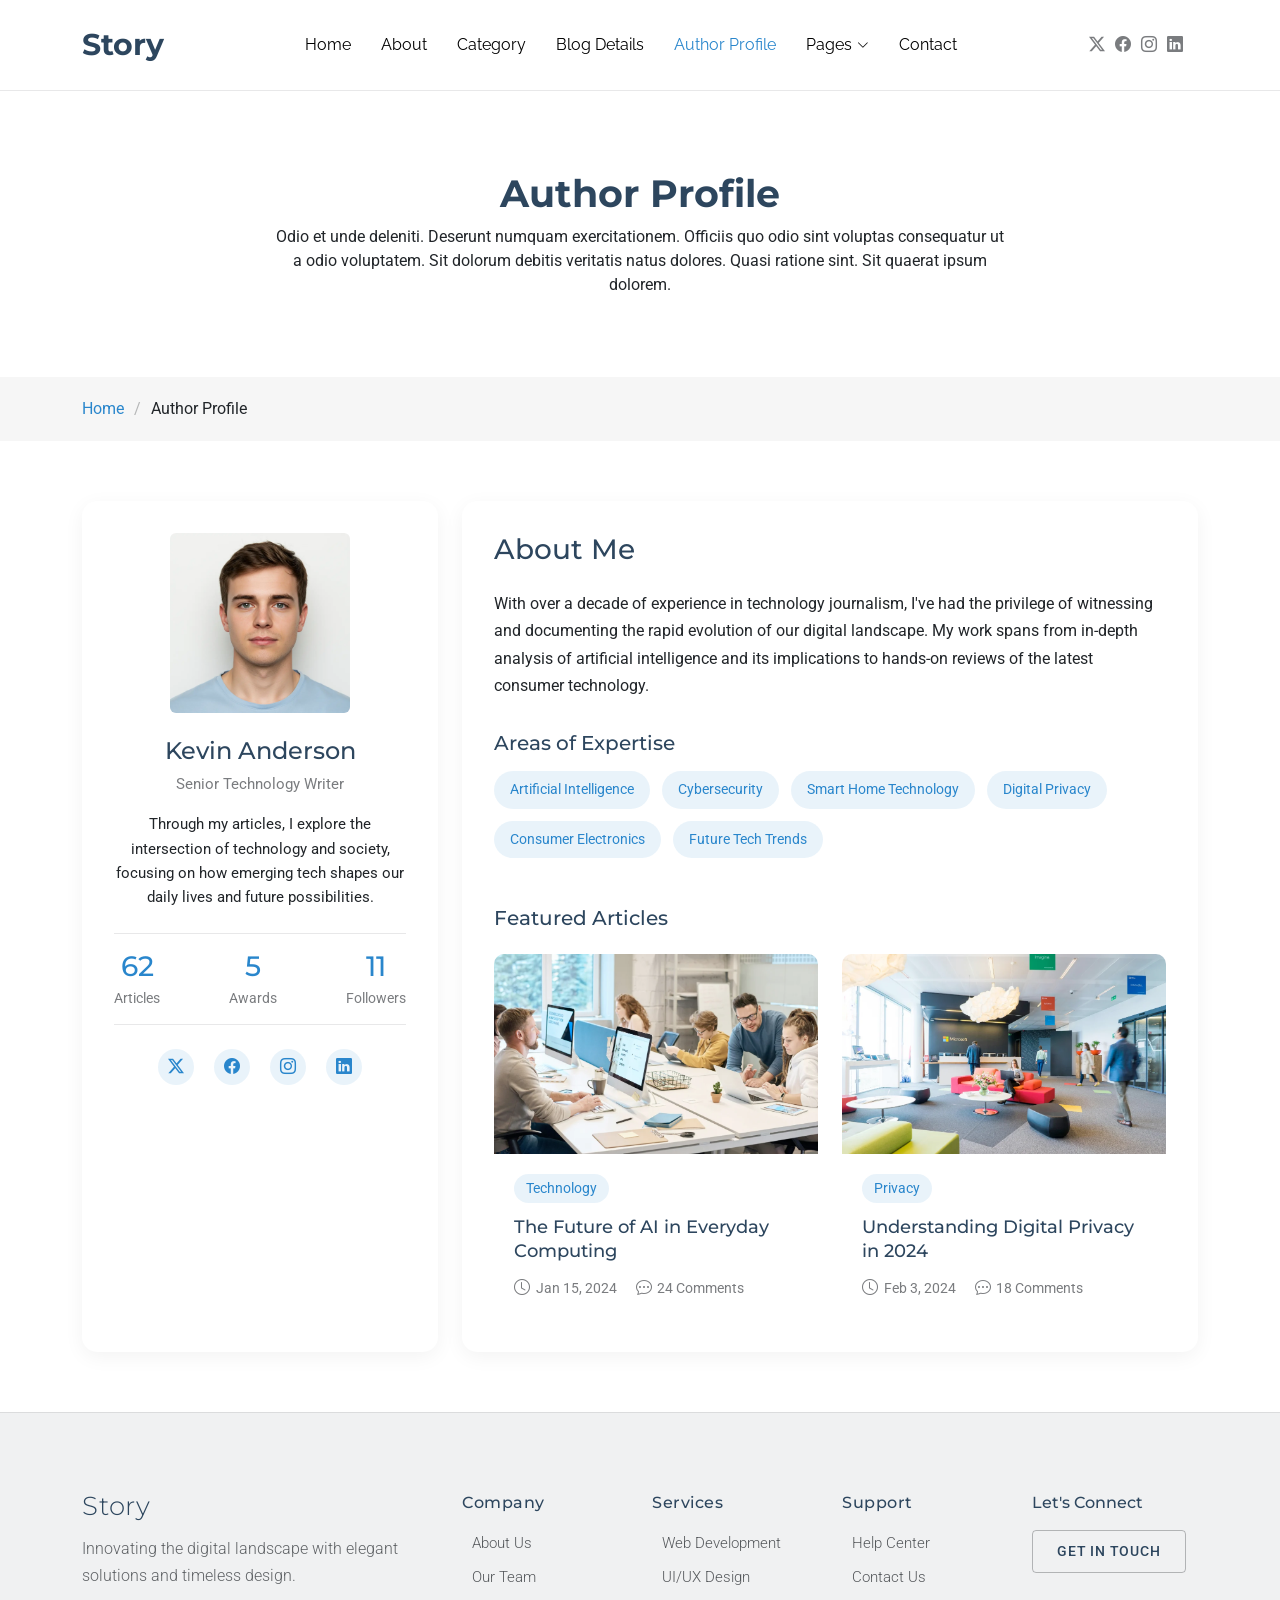
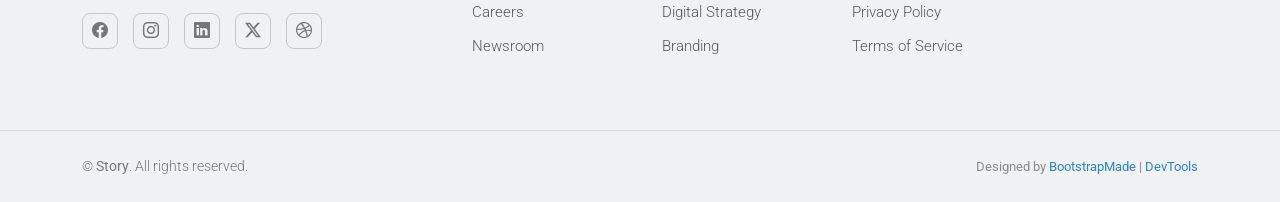
<file: author-profile.html>
<!DOCTYPE html>
<html lang="en">

<head>
  <meta charset="utf-8">
  <meta content="width=device-width, initial-scale=1.0" name="viewport">
  <title>Author Profile - Story Bootstrap Template</title>
  <meta name="description" content="">
  <meta name="keywords" content="">

  <!-- Favicons -->
  <link href="assets/img/favicon.png" rel="icon">
  <link href="assets/img/apple-touch-icon.png" rel="apple-touch-icon">

  <!-- Fonts -->
  <link href="https://fonts.googleapis.com" rel="preconnect">
  <link href="https://fonts.gstatic.com" rel="preconnect" crossorigin>
  <link href="https://fonts.googleapis.com/css2?family=Roboto:ital,wght@0,100;0,300;0,400;0,500;0,700;0,900;1,100;1,300;1,400;1,500;1,700;1,900&family=Montserrat:ital,wght@0,100;0,200;0,300;0,400;0,500;0,600;0,700;0,800;0,900;1,100;1,200;1,300;1,400;1,500;1,600;1,700;1,800;1,900&family=Raleway:ital,wght@0,100;0,200;0,300;0,400;0,500;0,600;0,700;0,800;0,900;1,100;1,200;1,300;1,400;1,500;1,600;1,700;1,800;1,900&display=swap" rel="stylesheet">

  <!-- Vendor CSS Files -->
  <link href="assets/vendor/bootstrap/css/bootstrap.min.css" rel="stylesheet">
  <link href="assets/vendor/bootstrap-icons/bootstrap-icons.css" rel="stylesheet">
  <link href="assets/vendor/aos/aos.css" rel="stylesheet">
  <link href="assets/vendor/swiper/swiper-bundle.min.css" rel="stylesheet">

  <!-- Main CSS File -->
  <link href="assets/css/main.css" rel="stylesheet">

  <!-- =======================================================
  * Template Name: Story
  * Template URL: https://bootstrapmade.com/story-bootstrap-blog-template/
  * Updated: Aug 11 2025 with Bootstrap v5.3.7
  * Author: BootstrapMade.com
  * License: https://bootstrapmade.com/license/
  ======================================================== -->
</head>

<body class="author-profile-page">

  <header id="header" class="header d-flex align-items-center position-relative">
    <div class="container position-relative d-flex align-items-center justify-content-between">

      <a href="index.html" class="logo d-flex align-items-center me-auto me-xl-0">
        <!-- Uncomment the line below if you also wish to use an image logo -->
        <!-- <img src="assets/img/logo.webp" alt=""> -->
        <h1 class="sitename">Story</h1>
      </a>

      <nav id="navmenu" class="navmenu">
        <ul>
          <li><a href="index.html">Home</a></li>
          <li><a href="about.html">About</a></li>
          <li><a href="category.html">Category</a></li>
          <li><a href="blog-details.html">Blog Details</a></li>
          <li><a href="author-profile.html" class="active">Author Profile</a></li>
          <li class="dropdown"><a href="#"><span>Pages</span> <i class="bi bi-chevron-down toggle-dropdown"></i></a>
            <ul>
              <li><a href="about.html">About</a></li>
              <li><a href="category.html">Category</a></li>
              <li><a href="blog-details.html">Blog Details</a></li>
              <li><a href="author-profile.html" class="active">Author Profile</a></li>
              <li><a href="search-results.html">Search Results</a></li>
              <li><a href="404.html">404 Not Found Page</a></li>

              <li class="dropdown"><a href="#"><span>Deep Dropdown</span> <i class="bi bi-chevron-down toggle-dropdown"></i></a>
                <ul>
                  <li><a href="#">Deep Dropdown 1</a></li>
                  <li><a href="#">Deep Dropdown 2</a></li>
                  <li><a href="#">Deep Dropdown 3</a></li>
                  <li><a href="#">Deep Dropdown 4</a></li>
                  <li><a href="#">Deep Dropdown 5</a></li>
                </ul>
              </li>
            </ul>
          </li>
          <li><a href="contact.html">Contact</a></li>
        </ul>
        <i class="mobile-nav-toggle d-xl-none bi bi-list"></i>
      </nav>

      <div class="header-social-links">
        <a href="#" class="twitter"><i class="bi bi-twitter-x"></i></a>
        <a href="#" class="facebook"><i class="bi bi-facebook"></i></a>
        <a href="#" class="instagram"><i class="bi bi-instagram"></i></a>
        <a href="#" class="linkedin"><i class="bi bi-linkedin"></i></a>
      </div>

    </div>
  </header>

  <main class="main">

    <!-- Page Title -->
    <div class="page-title">
      <div class="heading">
        <div class="container">
          <div class="row d-flex justify-content-center text-center">
            <div class="col-lg-8">
              <h1 class="heading-title">Author Profile</h1>
              <p class="mb-0">
                Odio et unde deleniti. Deserunt numquam exercitationem. Officiis quo
                odio sint voluptas consequatur ut a odio voluptatem. Sit dolorum
                debitis veritatis natus dolores. Quasi ratione sint. Sit quaerat
                ipsum dolorem.
              </p>
            </div>
          </div>
        </div>
      </div>
      <nav class="breadcrumbs">
        <div class="container">
          <ol>
            <li><a href="index.html">Home</a></li>
            <li class="current">Author Profile</li>
          </ol>
        </div>
      </nav>
    </div><!-- End Page Title -->

    <!-- Author Profile Section -->
    <section id="author-profile" class="author-profile section">

      <div class="container" data-aos="fade-up" data-aos-delay="100">

        <div class="author-profile-1">

          <div class="row">
            <!-- Author Info -->
            <div class="col-lg-4 mb-4 mb-lg-0">
              <div class="author-card" data-aos="fade-up">
                <div class="author-image">
                  <img src="assets/img/person/person-m-5.webp" alt="Author" class="img-fluid rounded">
                </div>

                <div class="author-info">
                  <h2>Kevin Anderson</h2>
                  <p class="designation">Senior Technology Writer</p>

                  <div class="author-bio">
                    Through my articles, I explore the intersection of technology and society, focusing on how emerging tech shapes our daily lives and future possibilities.
                  </div>

                  <div class="author-stats d-flex justify-content-between text-center my-4">
                    <div class="stat-item">
                      <h4 data-purecounter-start="0" data-purecounter-end="147" data-purecounter-duration="1" class="purecounter"></h4>
                      <p>Articles</p>
                    </div>
                    <div class="stat-item">
                      <h4 data-purecounter-start="0" data-purecounter-end="13" data-purecounter-duration="1" class="purecounter"></h4>
                      <p>Awards</p>
                    </div>
                    <div class="stat-item">
                      <h4 data-purecounter-start="0" data-purecounter-end="25" data-purecounter-duration="1" class="purecounter">K</h4>
                      <p>Followers</p>
                    </div>
                  </div>

                  <div class="social-links">
                    <a href="#" class="twitter"><i class="bi bi-twitter-x"></i></a>
                    <a href="#" class="facebook"><i class="bi bi-facebook"></i></a>
                    <a href="#" class="instagram"><i class="bi bi-instagram"></i></a>
                    <a href="#" class="linkedin"><i class="bi bi-linkedin"></i></a>
                  </div>
                </div>
              </div>
            </div>

            <!-- Author Content -->
            <div class="col-lg-8">
              <div class="author-content" data-aos="fade-up" data-aos-delay="200">
                <div class="content-header">
                  <h3>About Me</h3>
                </div>
                <div class="content-body">
                  <p>With over a decade of experience in technology journalism, I've had the privilege of witnessing and documenting the rapid evolution of our digital landscape. My work spans from in-depth analysis of artificial intelligence and its implications to hands-on reviews of the latest consumer technology.</p>

                  <div class="expertise-areas">
                    <h4>Areas of Expertise</h4>
                    <div class="tags">
                      <span>Artificial Intelligence</span>
                      <span>Cybersecurity</span>
                      <span>Smart Home Technology</span>
                      <span>Digital Privacy</span>
                      <span>Consumer Electronics</span>
                      <span>Future Tech Trends</span>
                    </div>
                  </div>

                  <div class="featured-articles mt-5">
                    <h4>Featured Articles</h4>
                    <div class="row g-4">
                      <div class="col-md-6" data-aos="fade-up" data-aos-delay="300">
                        <article class="article-card">
                          <div class="article-img">
                            <img src="assets/img/blog/blog-post-1.webp" alt="Article" class="img-fluid">
                          </div>
                          <div class="article-details">
                            <div class="post-category">Technology</div>
                            <h5><a href="#">The Future of AI in Everyday Computing</a></h5>
                            <div class="post-meta">
                              <span><i class="bi bi-clock"></i> Jan 15, 2024</span>
                              <span><i class="bi bi-chat-dots"></i> 24 Comments</span>
                            </div>
                          </div>
                        </article>
                      </div>

                      <div class="col-md-6" data-aos="fade-up" data-aos-delay="400">
                        <article class="article-card">
                          <div class="article-img">
                            <img src="assets/img/blog/blog-post-2.webp" alt="Article" class="img-fluid">
                          </div>
                          <div class="article-details">
                            <div class="post-category">Privacy</div>
                            <h5><a href="#">Understanding Digital Privacy in 2024</a></h5>
                            <div class="post-meta">
                              <span><i class="bi bi-clock"></i> Feb 3, 2024</span>
                              <span><i class="bi bi-chat-dots"></i> 18 Comments</span>
                            </div>
                          </div>
                        </article>
                      </div>
                    </div>
                  </div>
                </div>
              </div>
            </div>

          </div>

        </div>

      </div>

    </section><!-- /Author Profile Section -->

  </main>

  <footer id="footer" class="footer position-relative light-background">

    <div class="container">
      <div class="row gy-5">

        <div class="col-lg-4">
          <div class="footer-brand">
            <a href="index.html" class="logo d-flex align-items-center mb-3">
              <span class="sitename">Story</span>
            </a>
            <p class="tagline">Innovating the digital landscape with elegant solutions and timeless design.</p>

            <div class="social-links mt-4">
              <a href="#" aria-label="Facebook"><i class="bi bi-facebook"></i></a>
              <a href="#" aria-label="Instagram"><i class="bi bi-instagram"></i></a>
              <a href="#" aria-label="LinkedIn"><i class="bi bi-linkedin"></i></a>
              <a href="#" aria-label="Twitter"><i class="bi bi-twitter-x"></i></a>
              <a href="#" aria-label="Dribbble"><i class="bi bi-dribbble"></i></a>
            </div>
          </div>
        </div>

        <div class="col-lg-6">
          <div class="footer-links-grid">
            <div class="row">
              <div class="col-6 col-md-4">
                <h5>Company</h5>
                <ul class="list-unstyled">
                  <li><a href="#">About Us</a></li>
                  <li><a href="#">Our Team</a></li>
                  <li><a href="#">Careers</a></li>
                  <li><a href="#">Newsroom</a></li>
                </ul>
              </div>
              <div class="col-6 col-md-4">
                <h5>Services</h5>
                <ul class="list-unstyled">
                  <li><a href="#">Web Development</a></li>
                  <li><a href="#">UI/UX Design</a></li>
                  <li><a href="#">Digital Strategy</a></li>
                  <li><a href="#">Branding</a></li>
                </ul>
              </div>
              <div class="col-6 col-md-4">
                <h5>Support</h5>
                <ul class="list-unstyled">
                  <li><a href="#">Help Center</a></li>
                  <li><a href="#">Contact Us</a></li>
                  <li><a href="#">Privacy Policy</a></li>
                  <li><a href="#">Terms of Service</a></li>
                </ul>
              </div>
            </div>
          </div>
        </div>

        <div class="col-lg-2">
          <div class="footer-cta">
            <h5>Let's Connect</h5>
            <a href="contact.html" class="btn btn-outline">Get in Touch</a>
          </div>
        </div>

      </div>
    </div>

    <div class="footer-bottom">
      <div class="container">
        <div class="row">
          <div class="col-12">
            <div class="footer-bottom-content">
              <p class="mb-0">© <strong>Story</strong>. All rights reserved.</p>
              <div class="credits">
                <!-- All the links in the footer should remain intact. -->
                <!-- You can delete the links only if you've purchased the pro version. -->
                <!-- Licensing information: https://bootstrapmade.com/license/ -->
                <!-- Purchase the pro version with working PHP/AJAX contact form: [buy-url] -->
                Designed by <a href="https://bootstrapmade.com/">BootstrapMade</a> | <a href="https://bootstrapmade.com/tools/">DevTools</a>
              </div>
            </div>
          </div>
        </div>
      </div>
    </div>

  </footer>

  <!-- Scroll Top -->
  <a href="#" id="scroll-top" class="scroll-top d-flex align-items-center justify-content-center"><i class="bi bi-arrow-up-short"></i></a>

  <!-- Preloader -->
  <div id="preloader"></div>

  <!-- Vendor JS Files -->
  <script src="assets/vendor/bootstrap/js/bootstrap.bundle.min.js"></script>
  <script src="assets/vendor/php-email-form/validate.js"></script>
  <script src="assets/vendor/aos/aos.js"></script>
  <script src="assets/vendor/swiper/swiper-bundle.min.js"></script>
  <script src="assets/vendor/purecounter/purecounter_vanilla.js"></script>

  <!-- Main JS File -->
  <script src="assets/js/main.js"></script>

</body>

</html>
</file>
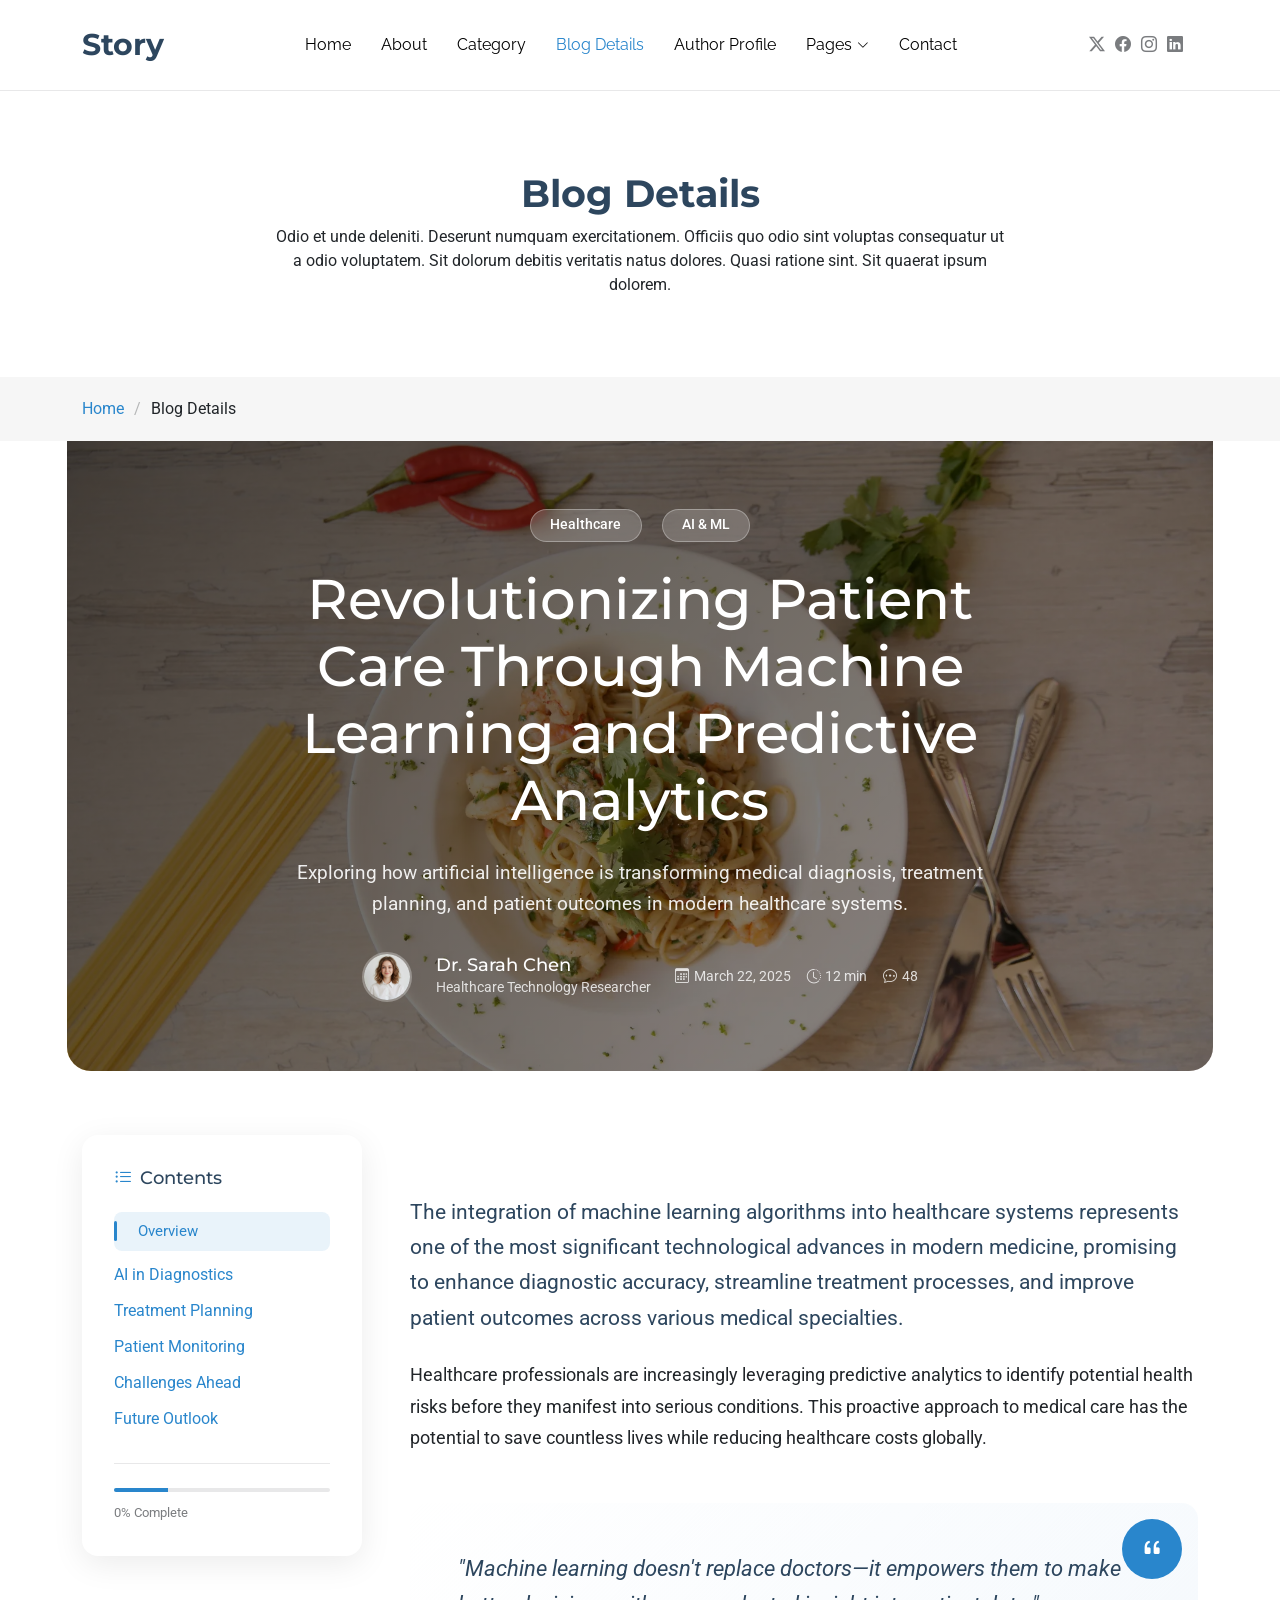
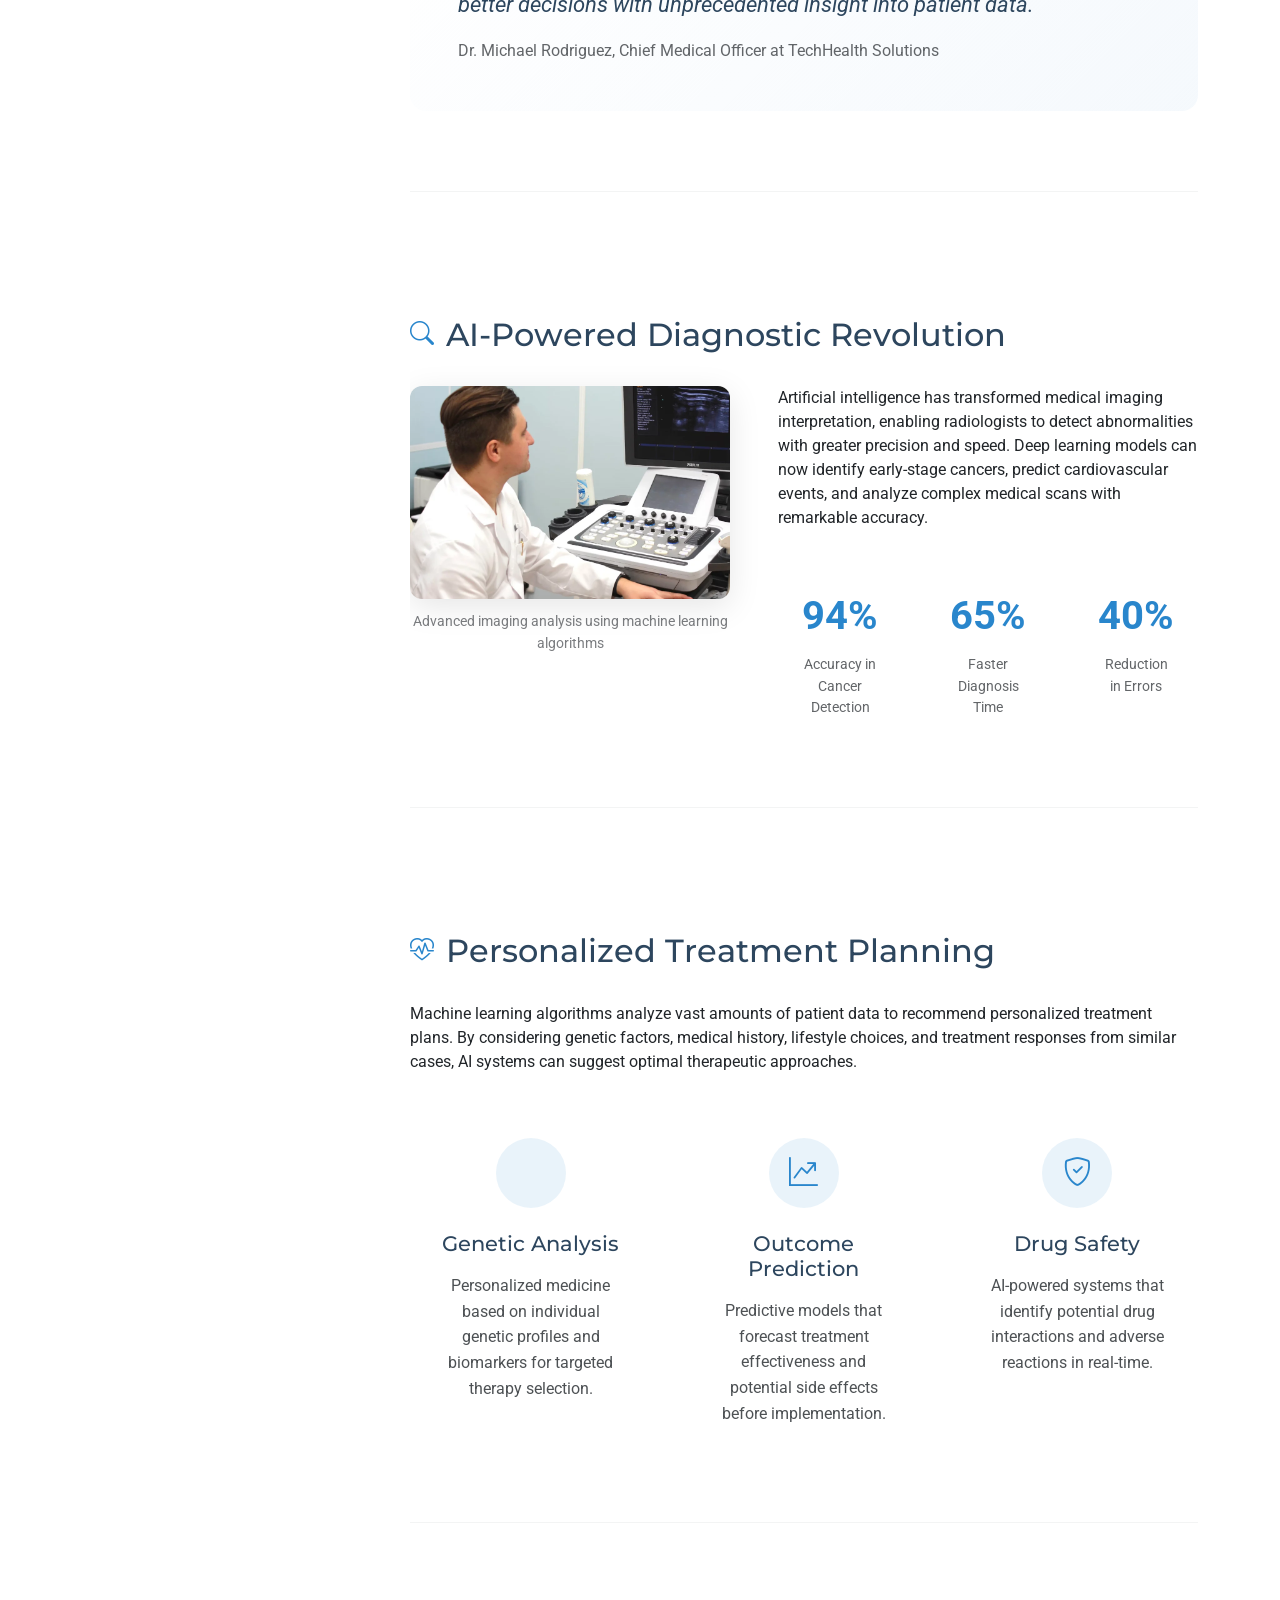
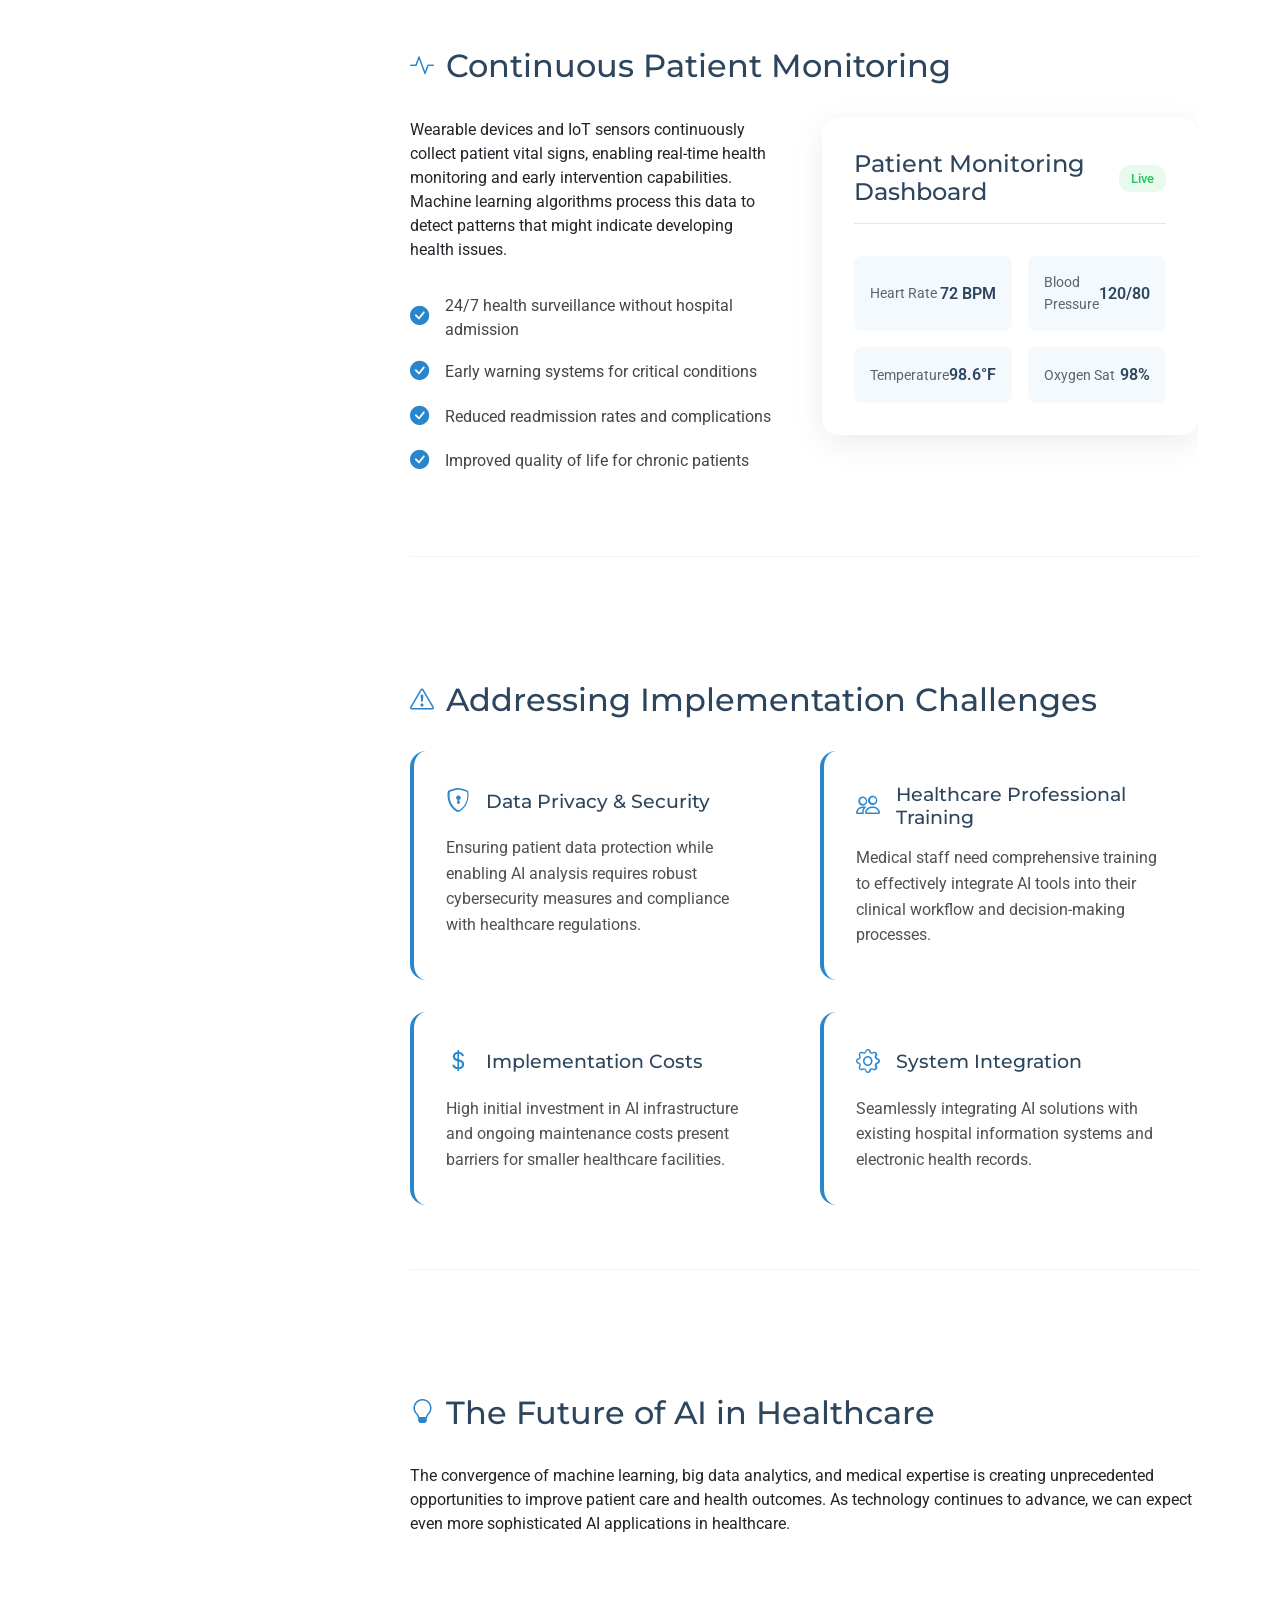
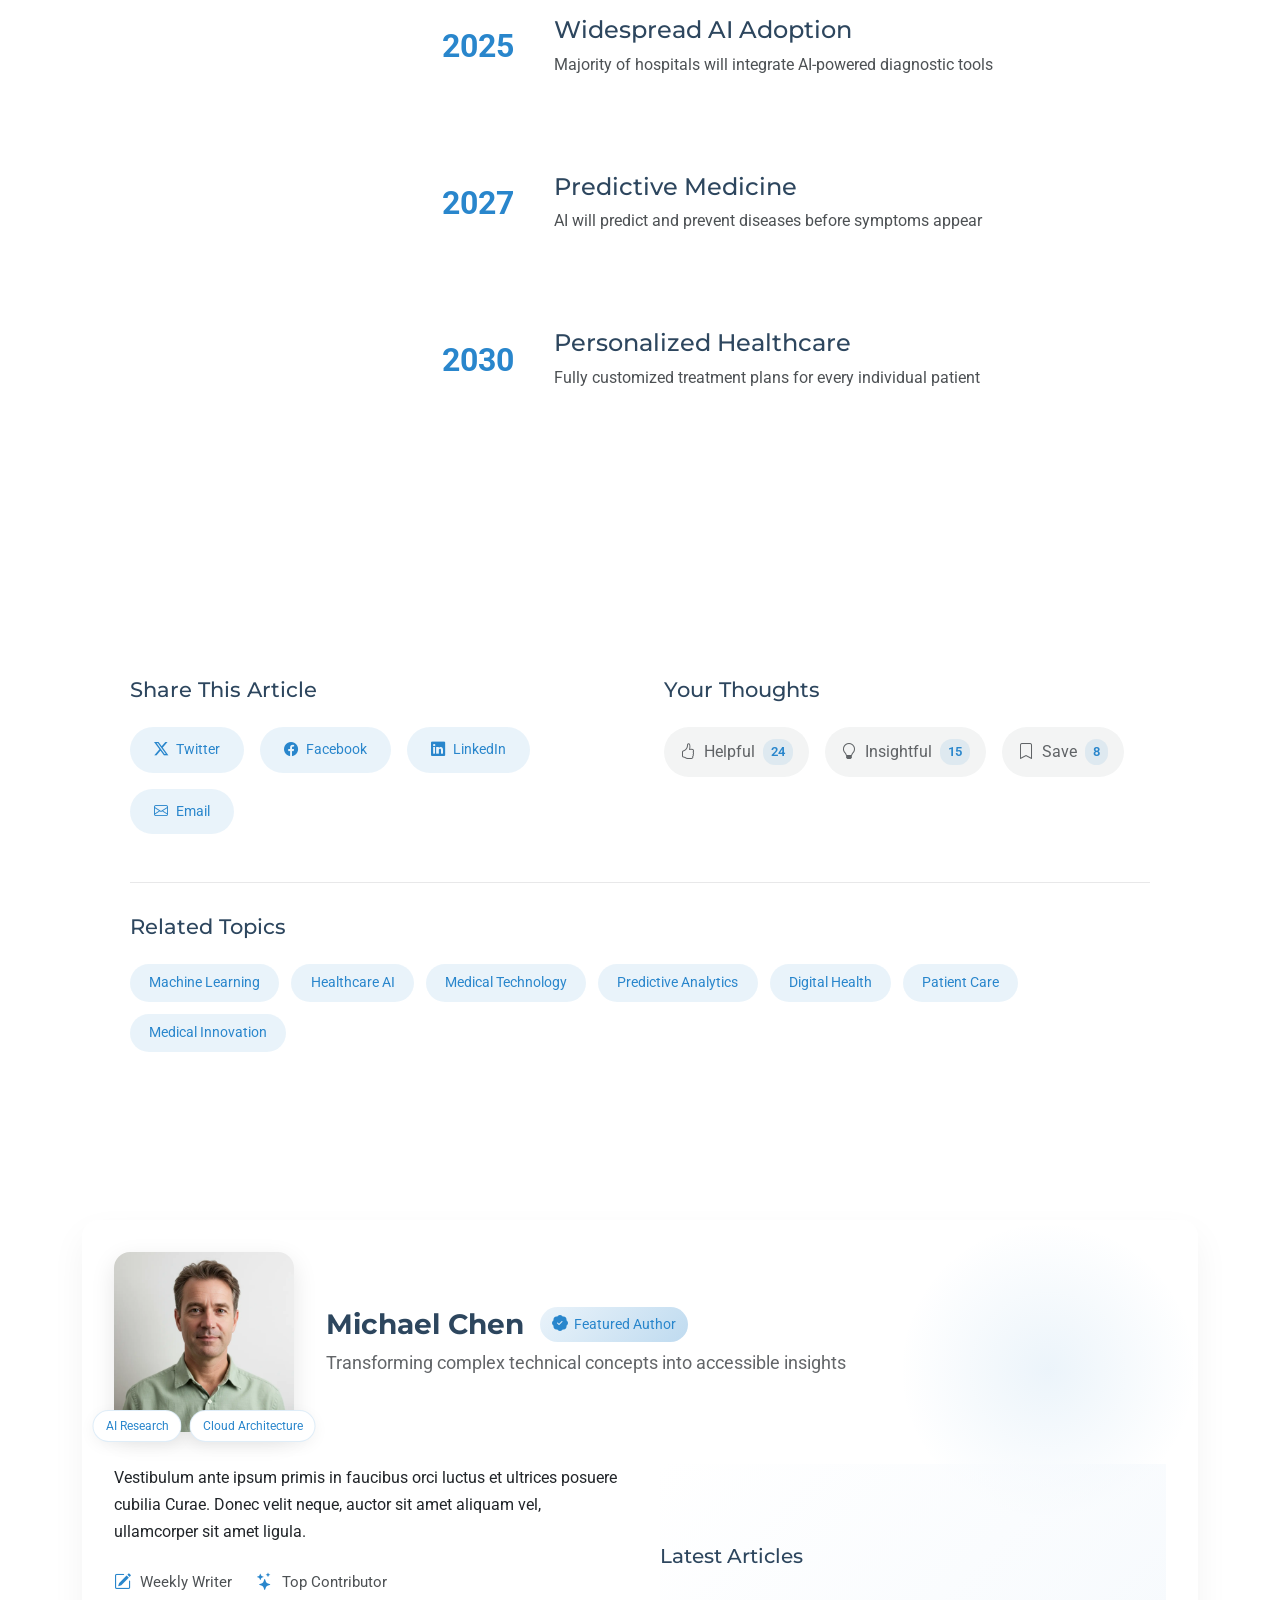
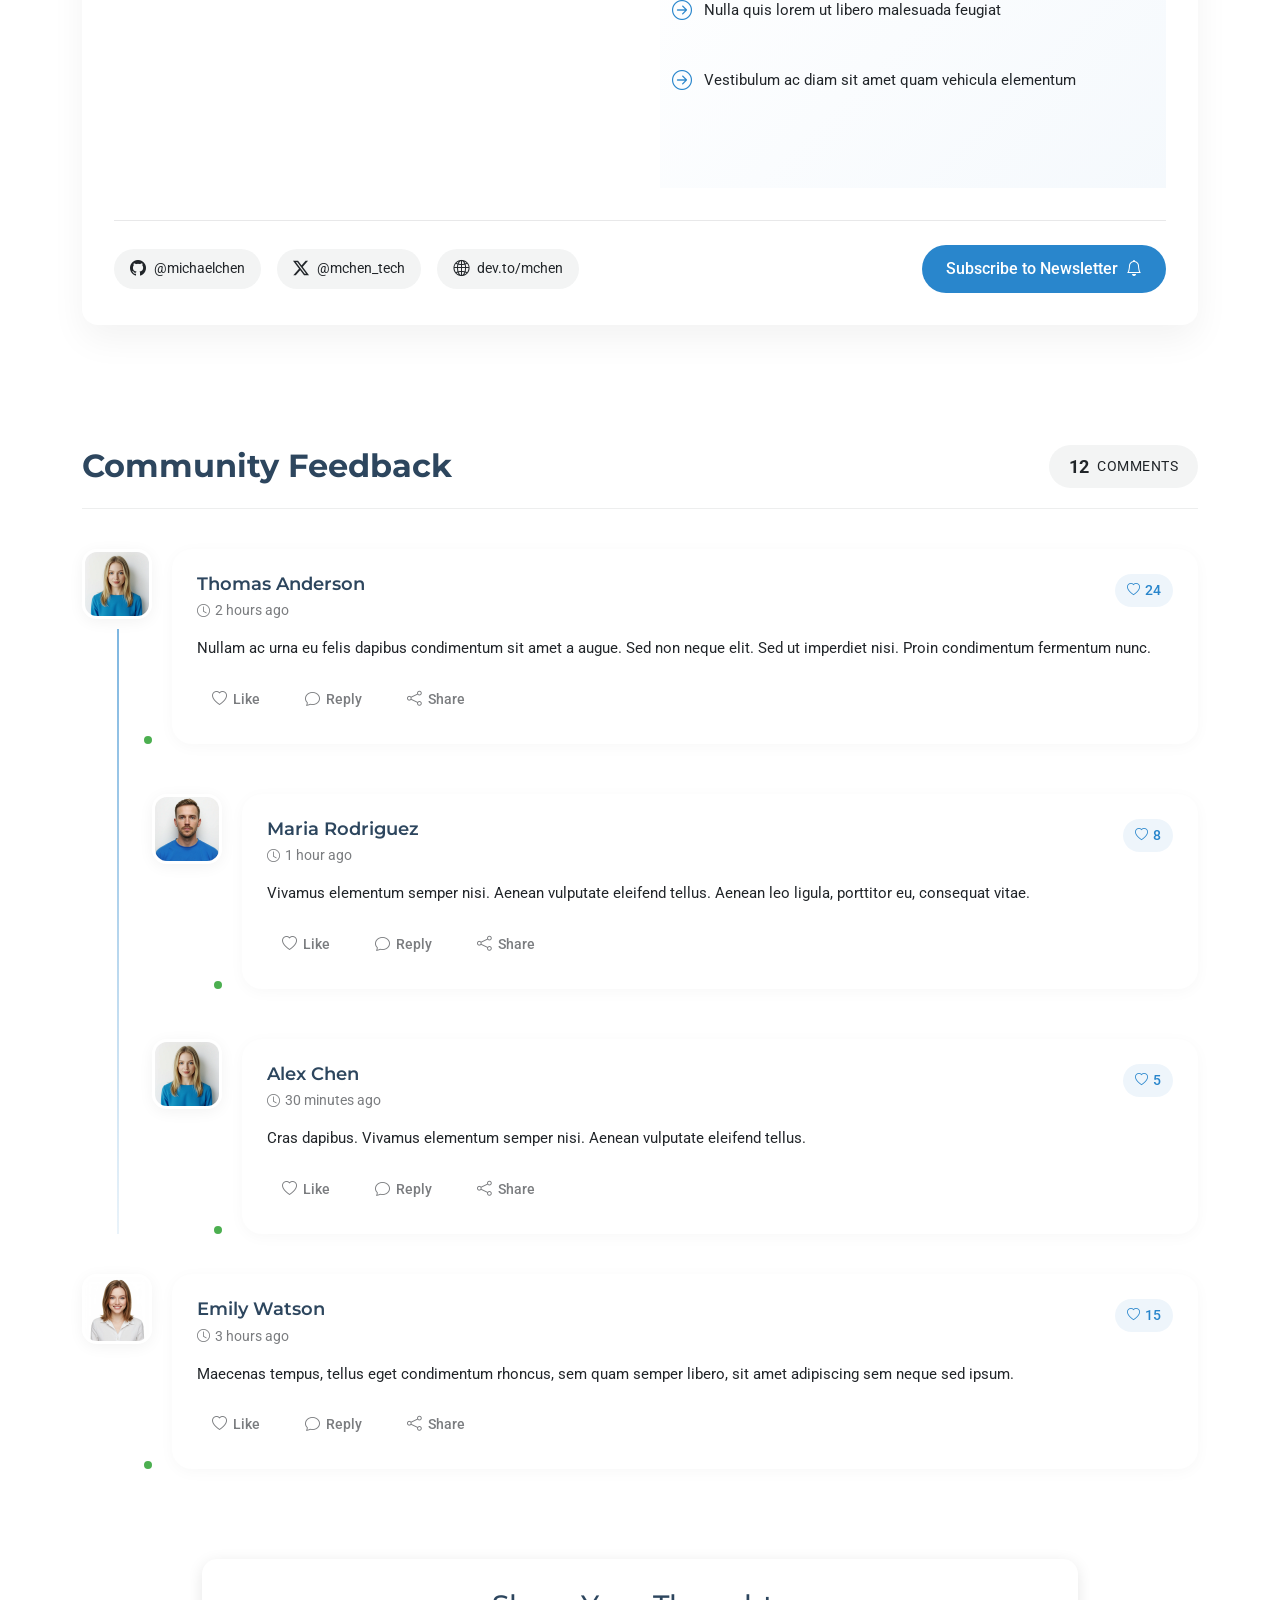
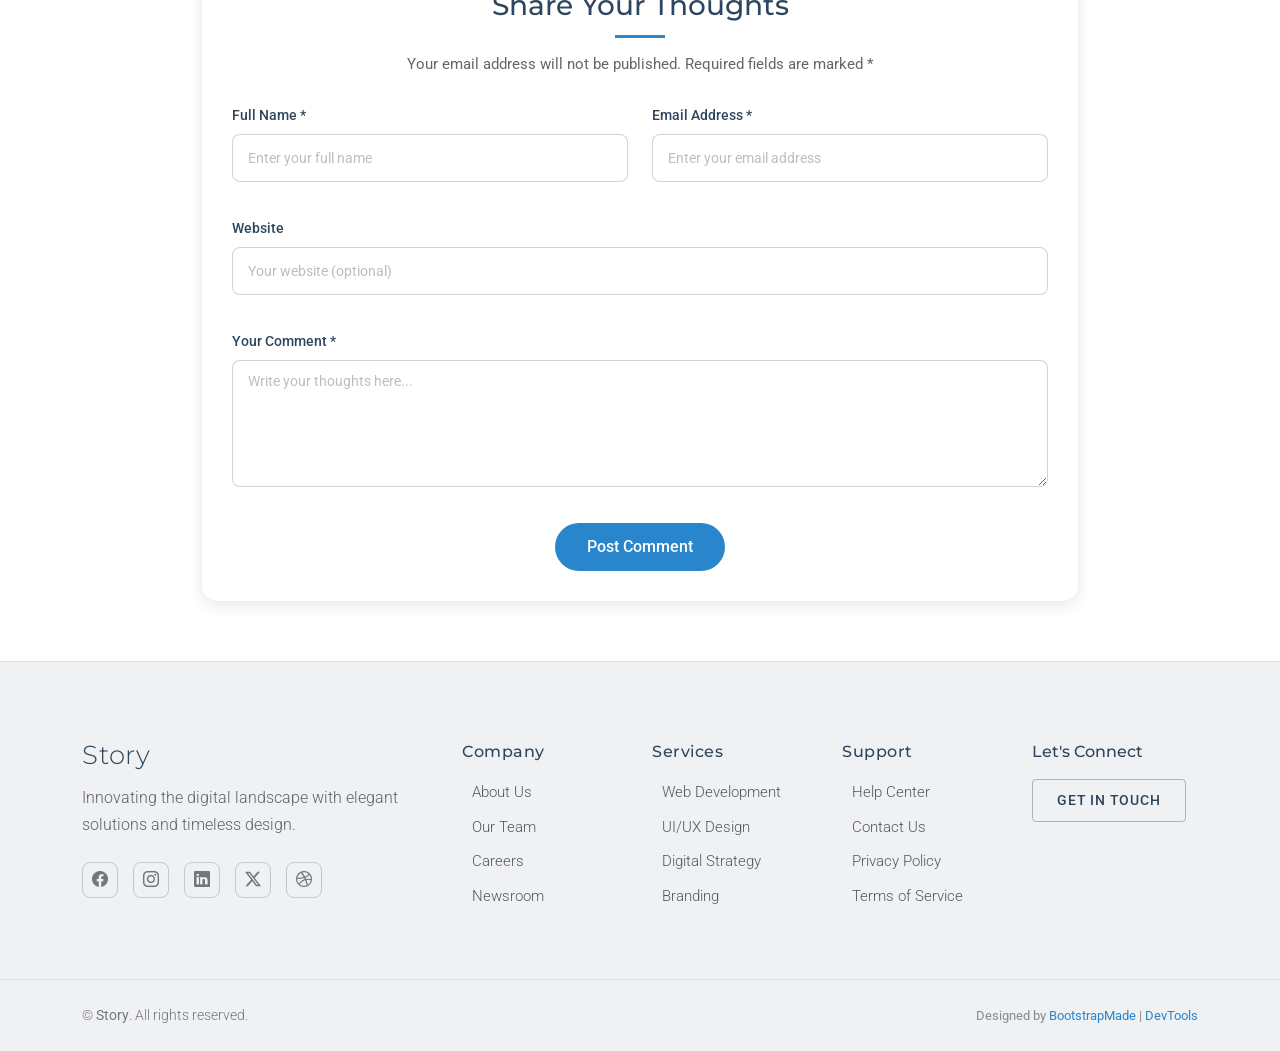
<file: blog-details.html>
<!DOCTYPE html>
<html lang="en">

<head>
  <meta charset="utf-8">
  <meta content="width=device-width, initial-scale=1.0" name="viewport">
  <title>Blog Details - Story Bootstrap Template</title>
  <meta name="description" content="">
  <meta name="keywords" content="">

  <!-- Favicons -->
  <link href="assets/img/favicon.png" rel="icon">
  <link href="assets/img/apple-touch-icon.png" rel="apple-touch-icon">

  <!-- Fonts -->
  <link href="https://fonts.googleapis.com" rel="preconnect">
  <link href="https://fonts.gstatic.com" rel="preconnect" crossorigin>
  <link href="https://fonts.googleapis.com/css2?family=Roboto:ital,wght@0,100;0,300;0,400;0,500;0,700;0,900;1,100;1,300;1,400;1,500;1,700;1,900&family=Montserrat:ital,wght@0,100;0,200;0,300;0,400;0,500;0,600;0,700;0,800;0,900;1,100;1,200;1,300;1,400;1,500;1,600;1,700;1,800;1,900&family=Raleway:ital,wght@0,100;0,200;0,300;0,400;0,500;0,600;0,700;0,800;0,900;1,100;1,200;1,300;1,400;1,500;1,600;1,700;1,800;1,900&display=swap" rel="stylesheet">

  <!-- Vendor CSS Files -->
  <link href="assets/vendor/bootstrap/css/bootstrap.min.css" rel="stylesheet">
  <link href="assets/vendor/bootstrap-icons/bootstrap-icons.css" rel="stylesheet">
  <link href="assets/vendor/aos/aos.css" rel="stylesheet">
  <link href="assets/vendor/swiper/swiper-bundle.min.css" rel="stylesheet">

  <!-- Main CSS File -->
  <link href="assets/css/main.css" rel="stylesheet">

  <!-- =======================================================
  * Template Name: Story
  * Template URL: https://bootstrapmade.com/story-bootstrap-blog-template/
  * Updated: Aug 11 2025 with Bootstrap v5.3.7
  * Author: BootstrapMade.com
  * License: https://bootstrapmade.com/license/
  ======================================================== -->
</head>

<body class="blog-details-page">

  <header id="header" class="header d-flex align-items-center position-relative">
    <div class="container position-relative d-flex align-items-center justify-content-between">

      <a href="index.html" class="logo d-flex align-items-center me-auto me-xl-0">
        <!-- Uncomment the line below if you also wish to use an image logo -->
        <!-- <img src="assets/img/logo.webp" alt=""> -->
        <h1 class="sitename">Story</h1>
      </a>

      <nav id="navmenu" class="navmenu">
        <ul>
          <li><a href="index.html">Home</a></li>
          <li><a href="about.html">About</a></li>
          <li><a href="category.html">Category</a></li>
          <li><a href="blog-details.html" class="active">Blog Details</a></li>
          <li><a href="author-profile.html">Author Profile</a></li>
          <li class="dropdown"><a href="#"><span>Pages</span> <i class="bi bi-chevron-down toggle-dropdown"></i></a>
            <ul>
              <li><a href="about.html">About</a></li>
              <li><a href="category.html">Category</a></li>
              <li><a href="blog-details.html" class="active">Blog Details</a></li>
              <li><a href="author-profile.html">Author Profile</a></li>
              <li><a href="search-results.html">Search Results</a></li>
              <li><a href="404.html">404 Not Found Page</a></li>

              <li class="dropdown"><a href="#"><span>Deep Dropdown</span> <i class="bi bi-chevron-down toggle-dropdown"></i></a>
                <ul>
                  <li><a href="#">Deep Dropdown 1</a></li>
                  <li><a href="#">Deep Dropdown 2</a></li>
                  <li><a href="#">Deep Dropdown 3</a></li>
                  <li><a href="#">Deep Dropdown 4</a></li>
                  <li><a href="#">Deep Dropdown 5</a></li>
                </ul>
              </li>
            </ul>
          </li>
          <li><a href="contact.html">Contact</a></li>
        </ul>
        <i class="mobile-nav-toggle d-xl-none bi bi-list"></i>
      </nav>

      <div class="header-social-links">
        <a href="#" class="twitter"><i class="bi bi-twitter-x"></i></a>
        <a href="#" class="facebook"><i class="bi bi-facebook"></i></a>
        <a href="#" class="instagram"><i class="bi bi-instagram"></i></a>
        <a href="#" class="linkedin"><i class="bi bi-linkedin"></i></a>
      </div>

    </div>
  </header>

  <main class="main">

    <!-- Page Title -->
    <div class="page-title">
      <div class="heading">
        <div class="container">
          <div class="row d-flex justify-content-center text-center">
            <div class="col-lg-8">
              <h1 class="heading-title">Blog Details</h1>
              <p class="mb-0">
                Odio et unde deleniti. Deserunt numquam exercitationem. Officiis quo
                odio sint voluptas consequatur ut a odio voluptatem. Sit dolorum
                debitis veritatis natus dolores. Quasi ratione sint. Sit quaerat
                ipsum dolorem.
              </p>
            </div>
          </div>
        </div>
      </div>
      <nav class="breadcrumbs">
        <div class="container">
          <ol>
            <li><a href="index.html">Home</a></li>
            <li class="current">Blog Details</li>
          </ol>
        </div>
      </nav>
    </div><!-- End Page Title -->

    <!-- Blog Details Section -->
    <section id="blog-details" class="blog-details section">
      <div class="container" data-aos="fade-up">

        <div class="article-hero">
          <div class="hero-background">
            <img src="assets/img/blog/blog-hero-3.webp" alt="Machine Learning in Healthcare" class="hero-bg-image">
            <div class="hero-overlay"></div>
          </div>

          <div class="hero-content" data-aos="fade-up" data-aos-delay="200">
            <div class="category-badges">
              <span class="badge">Healthcare</span>
              <span class="badge">AI &amp; ML</span>
            </div>
            <h1>Revolutionizing Patient Care Through Machine Learning and Predictive Analytics</h1>
            <p class="hero-excerpt">Exploring how artificial intelligence is transforming medical diagnosis, treatment planning, and patient outcomes in modern healthcare systems.</p>

            <div class="author-meta">
              <img src="assets/img/person/person-f-8.webp" alt="Dr. Sarah Chen" class="author-avatar">
              <div class="author-details">
                <h4>Dr. Sarah Chen</h4>
                <span>Healthcare Technology Researcher</span>
              </div>
              <div class="article-stats">
                <span><i class="bi bi-calendar3"></i> March 22, 2025</span>
                <span><i class="bi bi-clock-history"></i> 12 min</span>
                <span><i class="bi bi-chat-dots"></i> 48</span>
              </div>
            </div>
          </div>
        </div>

        <div class="article-body">
          <div class="sidebar-navigation" data-aos="fade-right">
            <div class="nav-sticky">
              <h3><i class="bi bi-list-ul"></i> Contents</h3>
              <ul class="content-nav">
                <li><a href="#overview" class="nav-link active">Overview</a></li>
                <li><a href="#diagnostics">AI in Diagnostics</a></li>
                <li><a href="#treatment">Treatment Planning</a></li>
                <li><a href="#monitoring">Patient Monitoring</a></li>
                <li><a href="#challenges">Challenges Ahead</a></li>
                <li><a href="#conclusion">Future Outlook</a></li>
              </ul>

              <div class="reading-progress">
                <div class="progress-bar">
                  <div class="progress-fill"></div>
                </div>
                <span class="progress-text">0% Complete</span>
              </div>
            </div>
          </div>

          <main class="main-content">
            <section id="overview" class="content-block" data-aos="fade-up">
              <div class="intro-text">
                <p class="lead-paragraph">
                  The integration of machine learning algorithms into healthcare systems represents one of the most significant technological advances in modern medicine, promising to enhance diagnostic accuracy, streamline treatment processes, and improve patient outcomes across various medical specialties.
                </p>

                <p>Healthcare professionals are increasingly leveraging predictive analytics to identify potential health risks before they manifest into serious conditions. This proactive approach to medical care has the potential to save countless lives while reducing healthcare costs globally.</p>
              </div>

              <div class="featured-quote" data-aos="zoom-in">
                <div class="quote-icon">
                  <i class="bi bi-quote"></i>
                </div>
                <blockquote>
                  <p>"Machine learning doesn't replace doctors—it empowers them to make better decisions with unprecedented insight into patient data."</p>
                  <footer>Dr. Michael Rodriguez, Chief Medical Officer at TechHealth Solutions</footer>
                </blockquote>
              </div>
            </section>

            <section id="diagnostics" class="content-block" data-aos="fade-up">
              <h2><i class="bi bi-search"></i> AI-Powered Diagnostic Revolution</h2>

              <div class="content-with-media">
                <div class="media-element">
                  <img src="assets/img/health/diagnostics-2.webp" alt="AI Diagnostic Tools" class="content-image" loading="lazy">
                  <div class="image-caption">Advanced imaging analysis using machine learning algorithms</div>
                </div>

                <div class="text-content">
                  <p>Artificial intelligence has transformed medical imaging interpretation, enabling radiologists to detect abnormalities with greater precision and speed. Deep learning models can now identify early-stage cancers, predict cardiovascular events, and analyze complex medical scans with remarkable accuracy.</p>

                  <div class="stats-grid">
                    <div class="stat-item">
                      <div class="stat-number">94%</div>
                      <div class="stat-label">Accuracy in Cancer Detection</div>
                    </div>
                    <div class="stat-item">
                      <div class="stat-number">65%</div>
                      <div class="stat-label">Faster Diagnosis Time</div>
                    </div>
                    <div class="stat-item">
                      <div class="stat-number">40%</div>
                      <div class="stat-label">Reduction in Errors</div>
                    </div>
                  </div>
                </div>
              </div>
            </section>

            <section id="treatment" class="content-block" data-aos="fade-up">
              <h2><i class="bi bi-heart-pulse"></i> Personalized Treatment Planning</h2>

              <p>Machine learning algorithms analyze vast amounts of patient data to recommend personalized treatment plans. By considering genetic factors, medical history, lifestyle choices, and treatment responses from similar cases, AI systems can suggest optimal therapeutic approaches.</p>

              <div class="feature-cards">
                <div class="feature-card" data-aos="fade-up" data-aos-delay="100">
                  <div class="card-icon">
                    <i class="bi bi-dna"></i>
                  </div>
                  <h3>Genetic Analysis</h3>
                  <p>Personalized medicine based on individual genetic profiles and biomarkers for targeted therapy selection.</p>
                </div>

                <div class="feature-card" data-aos="fade-up" data-aos-delay="200">
                  <div class="card-icon">
                    <i class="bi bi-graph-up-arrow"></i>
                  </div>
                  <h3>Outcome Prediction</h3>
                  <p>Predictive models that forecast treatment effectiveness and potential side effects before implementation.</p>
                </div>

                <div class="feature-card" data-aos="fade-up" data-aos-delay="300">
                  <div class="card-icon">
                    <i class="bi bi-shield-check"></i>
                  </div>
                  <h3>Drug Safety</h3>
                  <p>AI-powered systems that identify potential drug interactions and adverse reactions in real-time.</p>
                </div>
              </div>
            </section>

            <section id="monitoring" class="content-block" data-aos="fade-up">
              <h2><i class="bi bi-activity"></i> Continuous Patient Monitoring</h2>

              <div class="split-content">
                <div class="content-left">
                  <p>Wearable devices and IoT sensors continuously collect patient vital signs, enabling real-time health monitoring and early intervention capabilities. Machine learning algorithms process this data to detect patterns that might indicate developing health issues.</p>

                  <div class="monitoring-benefits">
                    <div class="benefit-item">
                      <i class="bi bi-check-circle-fill"></i>
                      <span>24/7 health surveillance without hospital admission</span>
                    </div>
                    <div class="benefit-item">
                      <i class="bi bi-check-circle-fill"></i>
                      <span>Early warning systems for critical conditions</span>
                    </div>
                    <div class="benefit-item">
                      <i class="bi bi-check-circle-fill"></i>
                      <span>Reduced readmission rates and complications</span>
                    </div>
                    <div class="benefit-item">
                      <i class="bi bi-check-circle-fill"></i>
                      <span>Improved quality of life for chronic patients</span>
                    </div>
                  </div>
                </div>

                <div class="content-right">
                  <div class="monitoring-dashboard">
                    <div class="dashboard-header">
                      <h4>Patient Monitoring Dashboard</h4>
                      <span class="status-indicator online">Live</span>
                    </div>
                    <div class="vital-signs">
                      <div class="vital-item">
                        <span class="vital-label">Heart Rate</span>
                        <span class="vital-value">72 BPM</span>
                      </div>
                      <div class="vital-item">
                        <span class="vital-label">Blood Pressure</span>
                        <span class="vital-value">120/80</span>
                      </div>
                      <div class="vital-item">
                        <span class="vital-label">Temperature</span>
                        <span class="vital-value">98.6°F</span>
                      </div>
                      <div class="vital-item">
                        <span class="vital-label">Oxygen Sat</span>
                        <span class="vital-value">98%</span>
                      </div>
                    </div>
                  </div>
                </div>
              </div>
            </section>

            <section id="challenges" class="content-block" data-aos="fade-up">
              <h2><i class="bi bi-exclamation-triangle"></i> Addressing Implementation Challenges</h2>

              <div class="challenges-grid">
                <div class="challenge-card">
                  <div class="challenge-header">
                    <i class="bi bi-shield-lock"></i>
                    <h3>Data Privacy &amp; Security</h3>
                  </div>
                  <p>Ensuring patient data protection while enabling AI analysis requires robust cybersecurity measures and compliance with healthcare regulations.</p>
                </div>

                <div class="challenge-card">
                  <div class="challenge-header">
                    <i class="bi bi-people"></i>
                    <h3>Healthcare Professional Training</h3>
                  </div>
                  <p>Medical staff need comprehensive training to effectively integrate AI tools into their clinical workflow and decision-making processes.</p>
                </div>

                <div class="challenge-card">
                  <div class="challenge-header">
                    <i class="bi bi-currency-dollar"></i>
                    <h3>Implementation Costs</h3>
                  </div>
                  <p>High initial investment in AI infrastructure and ongoing maintenance costs present barriers for smaller healthcare facilities.</p>
                </div>

                <div class="challenge-card">
                  <div class="challenge-header">
                    <i class="bi bi-gear"></i>
                    <h3>System Integration</h3>
                  </div>
                  <p>Seamlessly integrating AI solutions with existing hospital information systems and electronic health records.</p>
                </div>
              </div>
            </section>

            <section id="conclusion" class="content-block" data-aos="fade-up">
              <h2><i class="bi bi-lightbulb"></i> The Future of AI in Healthcare</h2>

              <p>The convergence of machine learning, big data analytics, and medical expertise is creating unprecedented opportunities to improve patient care and health outcomes. As technology continues to advance, we can expect even more sophisticated AI applications in healthcare.</p>

              <div class="future-outlook">
                <div class="outlook-item" data-aos="fade-left" data-aos-delay="100">
                  <div class="outlook-number">2025</div>
                  <div class="outlook-content">
                    <h4>Widespread AI Adoption</h4>
                    <p>Majority of hospitals will integrate AI-powered diagnostic tools</p>
                  </div>
                </div>

                <div class="outlook-item" data-aos="fade-left" data-aos-delay="200">
                  <div class="outlook-number">2027</div>
                  <div class="outlook-content">
                    <h4>Predictive Medicine</h4>
                    <p>AI will predict and prevent diseases before symptoms appear</p>
                  </div>
                </div>

                <div class="outlook-item" data-aos="fade-left" data-aos-delay="300">
                  <div class="outlook-number">2030</div>
                  <div class="outlook-content">
                    <h4>Personalized Healthcare</h4>
                    <p>Fully customized treatment plans for every individual patient</p>
                  </div>
                </div>
              </div>
            </section>
          </main>
        </div>

        <div class="article-actions" data-aos="fade-up">
          <div class="engagement-section">
            <div class="social-sharing">
              <h3>Share This Article</h3>
              <div class="share-options">
                <a href="#" class="share-btn twitter">
                  <i class="bi bi-twitter-x"></i>
                  <span>Twitter</span>
                </a>
                <a href="#" class="share-btn facebook">
                  <i class="bi bi-facebook"></i>
                  <span>Facebook</span>
                </a>
                <a href="#" class="share-btn linkedin">
                  <i class="bi bi-linkedin"></i>
                  <span>LinkedIn</span>
                </a>
                <a href="#" class="share-btn email">
                  <i class="bi bi-envelope"></i>
                  <span>Email</span>
                </a>
              </div>
            </div>

            <div class="article-reactions">
              <h3>Your Thoughts</h3>
              <div class="reaction-buttons">
                <button class="reaction-btn" data-reaction="helpful">
                  <i class="bi bi-hand-thumbs-up"></i>
                  <span>Helpful</span>
                  <span class="count">24</span>
                </button>
                <button class="reaction-btn" data-reaction="insightful">
                  <i class="bi bi-lightbulb"></i>
                  <span>Insightful</span>
                  <span class="count">15</span>
                </button>
                <button class="reaction-btn" data-reaction="bookmark">
                  <i class="bi bi-bookmark"></i>
                  <span>Save</span>
                  <span class="count">8</span>
                </button>
              </div>
            </div>
          </div>

          <div class="topic-tags">
            <h3>Related Topics</h3>
            <div class="tag-cloud">
              <a href="#" class="topic-tag">Machine Learning</a>
              <a href="#" class="topic-tag">Healthcare AI</a>
              <a href="#" class="topic-tag">Medical Technology</a>
              <a href="#" class="topic-tag">Predictive Analytics</a>
              <a href="#" class="topic-tag">Digital Health</a>
              <a href="#" class="topic-tag">Patient Care</a>
              <a href="#" class="topic-tag">Medical Innovation</a>
            </div>
          </div>
        </div>

      </div>
    </section><!-- /Blog Details Section -->

    <!-- Blog Author Section -->
    <section id="blog-author" class="blog-author section">

      <div class="container" data-aos="fade-up">
        <div class="author-card">
          <div class="author-header">
            <div class="author-image-container">
              <img src="assets/img/person/person-m-6.webp" class="author-image" alt="" loading="lazy">
              <div class="expertise-tags">
                <span>AI Research</span>
                <span>Cloud Architecture</span>
              </div>
            </div>

            <div class="author-intro">
              <div class="name-block">
                <h3 class="author-name">Michael Chen</h3>
                <span class="verified-badge">
                  <i class="bi bi-patch-check-fill"></i>
                  Featured Author
                </span>
              </div>

              <p class="author-tagline">
                Transforming complex technical concepts into accessible insights
              </p>
            </div>
          </div>

          <div class="author-content" data-aos="fade-up" data-aos-delay="200">
            <div class="content-row">
              <div class="bio-section">
                <p class="bio-text">
                  Vestibulum ante ipsum primis in faucibus orci luctus et ultrices posuere cubilia Curae. Donec velit neque, auctor sit amet aliquam vel, ullamcorper sit amet ligula.
                </p>
                <div class="author-metrics">
                  <div class="metric">
                    <i class="bi bi-pencil-square"></i>
                    <span>Weekly Writer</span>
                  </div>
                  <div class="metric">
                    <i class="bi bi-stars"></i>
                    <span>Top Contributor</span>
                  </div>
                </div>
              </div>

              <div class="featured-posts">
                <h4>Latest Articles</h4>
                <ul class="post-list">
                  <li>
                    <i class="bi bi-arrow-right-circle"></i>
                    <span>Nulla quis lorem ut libero malesuada feugiat</span>
                  </li>
                  <li>
                    <i class="bi bi-arrow-right-circle"></i>
                    <span>Vestibulum ac diam sit amet quam vehicula elementum</span>
                  </li>
                </ul>
              </div>
            </div>

            <div class="author-footer">
              <div class="connect-links">
                <a href="https://github.com/#" class="social-link">
                  <i class="bi bi-github"></i>
                  <span>@michaelchen</span>
                </a>
                <a href="https://twitter.com/#" class="social-link">
                  <i class="bi bi-twitter-x"></i>
                  <span>@mchen_tech</span>
                </a>
                <a href="https://dev.to/#" class="social-link">
                  <i class="bi bi-globe2"></i>
                  <span>dev.to/mchen</span>
                </a>
              </div>
              <a href="#" class="subscribe-button">
                Subscribe to Newsletter
                <i class="bi bi-bell"></i>
              </a>
            </div>
          </div>
        </div>
      </div>

    </section><!-- /Blog Author Section -->

    <!-- Blog Comments Section -->
    <section id="blog-comments" class="blog-comments section">

      <div class="container" data-aos="fade-up" data-aos-delay="100">

        <div class="blog-comments-4">
          <div class="comments-header">
            <h3 class="title">Community Feedback</h3>
            <div class="comments-stats">
              <span class="count">12</span>
              <span class="label">Comments</span>
            </div>
          </div>

          <div class="comments-container">
            <!-- Comment #1 -->
            <div class="comment-thread">
              <div class="comment-box">
                <div class="comment-wrapper">
                  <div class="avatar-wrapper">
                    <img src="assets/img/person/person-f-9.webp" alt="Avatar" loading="lazy">
                    <span class="status-indicator"></span>
                  </div>

                  <div class="comment-content">
                    <div class="comment-header">
                      <div class="user-info">
                        <h4>Thomas Anderson</h4>
                        <span class="time-badge">
                          <i class="bi bi-clock"></i>
                          2 hours ago
                        </span>
                      </div>
                      <div class="engagement">
                        <span class="likes">
                          <i class="bi bi-heart"></i>
                          24
                        </span>
                      </div>
                    </div>

                    <div class="comment-body">
                      <p>Nullam ac urna eu felis dapibus condimentum sit amet a augue. Sed non neque elit. Sed ut imperdiet nisi. Proin condimentum fermentum nunc.</p>
                    </div>

                    <div class="comment-actions">
                      <button class="action-btn like-btn" aria-label="Like comment">
                        <i class="bi bi-heart"></i>
                        <span>Like</span>
                      </button>
                      <button class="action-btn reply-btn" aria-label="Reply to comment">
                        <i class="bi bi-chat"></i>
                        <span>Reply</span>
                      </button>
                      <button class="action-btn share-btn" aria-label="Share comment">
                        <i class="bi bi-share"></i>
                        <span>Share</span>
                      </button>
                    </div>
                  </div>
                </div>
              </div>

              <!-- Replies Container -->
              <div class="replies-container">
                <!-- Reply #1 -->
                <div class="comment-box reply">
                  <div class="comment-wrapper">
                    <div class="avatar-wrapper">
                      <img src="assets/img/person/person-m-9.webp" alt="Avatar" loading="lazy">
                      <span class="status-indicator"></span>
                    </div>

                    <div class="comment-content">
                      <div class="comment-header">
                        <div class="user-info">
                          <h4>Maria Rodriguez</h4>
                          <span class="time-badge">
                            <i class="bi bi-clock"></i>
                            1 hour ago
                          </span>
                        </div>
                        <div class="engagement">
                          <span class="likes">
                            <i class="bi bi-heart"></i>
                            8
                          </span>
                        </div>
                      </div>

                      <div class="comment-body">
                        <p>Vivamus elementum semper nisi. Aenean vulputate eleifend tellus. Aenean leo ligula, porttitor eu, consequat vitae.</p>
                      </div>

                      <div class="comment-actions">
                        <button class="action-btn like-btn" aria-label="Like comment">
                          <i class="bi bi-heart"></i>
                          <span>Like</span>
                        </button>
                        <button class="action-btn reply-btn" aria-label="Reply to comment">
                          <i class="bi bi-chat"></i>
                          <span>Reply</span>
                        </button>
                        <button class="action-btn share-btn" aria-label="Share comment">
                          <i class="bi bi-share"></i>
                          <span>Share</span>
                        </button>
                      </div>
                    </div>
                  </div>
                </div>

                <!-- Reply #2 -->
                <div class="comment-box reply">
                  <div class="comment-wrapper">
                    <div class="avatar-wrapper">
                      <img src="assets/img/person/person-f-9.webp" alt="Avatar" loading="lazy">
                      <span class="status-indicator"></span>
                    </div>

                    <div class="comment-content">
                      <div class="comment-header">
                        <div class="user-info">
                          <h4>Alex Chen</h4>
                          <span class="time-badge">
                            <i class="bi bi-clock"></i>
                            30 minutes ago
                          </span>
                        </div>
                        <div class="engagement">
                          <span class="likes">
                            <i class="bi bi-heart"></i>
                            5
                          </span>
                        </div>
                      </div>

                      <div class="comment-body">
                        <p>Cras dapibus. Vivamus elementum semper nisi. Aenean vulputate eleifend tellus.</p>
                      </div>

                      <div class="comment-actions">
                        <button class="action-btn like-btn" aria-label="Like comment">
                          <i class="bi bi-heart"></i>
                          <span>Like</span>
                        </button>
                        <button class="action-btn reply-btn" aria-label="Reply to comment">
                          <i class="bi bi-chat"></i>
                          <span>Reply</span>
                        </button>
                        <button class="action-btn share-btn" aria-label="Share comment">
                          <i class="bi bi-share"></i>
                          <span>Share</span>
                        </button>
                      </div>
                    </div>
                  </div>
                </div>
              </div>
            </div>

            <!-- Comment #2 -->
            <div class="comment-thread">
              <div class="comment-box">
                <div class="comment-wrapper">
                  <div class="avatar-wrapper">
                    <img src="assets/img/person/person-f-7.webp" alt="Avatar" loading="lazy">
                    <span class="status-indicator"></span>
                  </div>

                  <div class="comment-content">
                    <div class="comment-header">
                      <div class="user-info">
                        <h4>Emily Watson</h4>
                        <span class="time-badge">
                          <i class="bi bi-clock"></i>
                          3 hours ago
                        </span>
                      </div>
                      <div class="engagement">
                        <span class="likes">
                          <i class="bi bi-heart"></i>
                          15
                        </span>
                      </div>
                    </div>

                    <div class="comment-body">
                      <p>Maecenas tempus, tellus eget condimentum rhoncus, sem quam semper libero, sit amet adipiscing sem neque sed ipsum.</p>
                    </div>

                    <div class="comment-actions">
                      <button class="action-btn like-btn" aria-label="Like comment">
                        <i class="bi bi-heart"></i>
                        <span>Like</span>
                      </button>
                      <button class="action-btn reply-btn" aria-label="Reply to comment">
                        <i class="bi bi-chat"></i>
                        <span>Reply</span>
                      </button>
                      <button class="action-btn share-btn" aria-label="Share comment">
                        <i class="bi bi-share"></i>
                        <span>Share</span>
                      </button>
                    </div>
                  </div>
                </div>
              </div>
            </div>
          </div>
        </div>

      </div>

    </section><!-- /Blog Comments Section -->

    <!-- Blog Comment Form Section -->
    <section id="blog-comment-form" class="blog-comment-form section">

      <div class="container" data-aos="fade-up" data-aos-delay="100">

        <form method="post" role="form">

          <div class="section-header">
            <h3>Share Your Thoughts</h3>
            <p>Your email address will not be published. Required fields are marked *</p>
          </div>

          <div class="row gy-3">
            <div class="col-md-6 form-group">
              <label for="name">Full Name *</label>
              <input type="text" name="name" class="form-control" id="name" placeholder="Enter your full name" required="">
            </div>

            <div class="col-md-6 form-group">
              <label for="email">Email Address *</label>
              <input type="email" name="email" class="form-control" id="email" placeholder="Enter your email address" required="">
            </div>

            <div class="col-12 form-group">
              <label for="website">Website</label>
              <input type="url" name="website" class="form-control" id="website" placeholder="Your website (optional)">
            </div>

            <div class="col-12 form-group">
              <label for="comment">Your Comment *</label>
              <textarea class="form-control" name="comment" id="comment" rows="5" placeholder="Write your thoughts here..." required=""></textarea>
            </div>

            <div class="col-12 text-center">
              <button type="submit" class="btn-submit">Post Comment</button>
            </div>
          </div>

        </form>

      </div>

    </section><!-- /Blog Comment Form Section -->

  </main>

  <footer id="footer" class="footer position-relative light-background">

    <div class="container">
      <div class="row gy-5">

        <div class="col-lg-4">
          <div class="footer-brand">
            <a href="index.html" class="logo d-flex align-items-center mb-3">
              <span class="sitename">Story</span>
            </a>
            <p class="tagline">Innovating the digital landscape with elegant solutions and timeless design.</p>

            <div class="social-links mt-4">
              <a href="#" aria-label="Facebook"><i class="bi bi-facebook"></i></a>
              <a href="#" aria-label="Instagram"><i class="bi bi-instagram"></i></a>
              <a href="#" aria-label="LinkedIn"><i class="bi bi-linkedin"></i></a>
              <a href="#" aria-label="Twitter"><i class="bi bi-twitter-x"></i></a>
              <a href="#" aria-label="Dribbble"><i class="bi bi-dribbble"></i></a>
            </div>
          </div>
        </div>

        <div class="col-lg-6">
          <div class="footer-links-grid">
            <div class="row">
              <div class="col-6 col-md-4">
                <h5>Company</h5>
                <ul class="list-unstyled">
                  <li><a href="#">About Us</a></li>
                  <li><a href="#">Our Team</a></li>
                  <li><a href="#">Careers</a></li>
                  <li><a href="#">Newsroom</a></li>
                </ul>
              </div>
              <div class="col-6 col-md-4">
                <h5>Services</h5>
                <ul class="list-unstyled">
                  <li><a href="#">Web Development</a></li>
                  <li><a href="#">UI/UX Design</a></li>
                  <li><a href="#">Digital Strategy</a></li>
                  <li><a href="#">Branding</a></li>
                </ul>
              </div>
              <div class="col-6 col-md-4">
                <h5>Support</h5>
                <ul class="list-unstyled">
                  <li><a href="#">Help Center</a></li>
                  <li><a href="#">Contact Us</a></li>
                  <li><a href="#">Privacy Policy</a></li>
                  <li><a href="#">Terms of Service</a></li>
                </ul>
              </div>
            </div>
          </div>
        </div>

        <div class="col-lg-2">
          <div class="footer-cta">
            <h5>Let's Connect</h5>
            <a href="contact.html" class="btn btn-outline">Get in Touch</a>
          </div>
        </div>

      </div>
    </div>

    <div class="footer-bottom">
      <div class="container">
        <div class="row">
          <div class="col-12">
            <div class="footer-bottom-content">
              <p class="mb-0">© <strong>Story</strong>. All rights reserved.</p>
              <div class="credits">
                <!-- All the links in the footer should remain intact. -->
                <!-- You can delete the links only if you've purchased the pro version. -->
                <!-- Licensing information: https://bootstrapmade.com/license/ -->
                <!-- Purchase the pro version with working PHP/AJAX contact form: [buy-url] -->
                Designed by <a href="https://bootstrapmade.com/">BootstrapMade</a> | <a href="https://bootstrapmade.com/tools/">DevTools</a>
              </div>
            </div>
          </div>
        </div>
      </div>
    </div>

  </footer>

  <!-- Scroll Top -->
  <a href="#" id="scroll-top" class="scroll-top d-flex align-items-center justify-content-center"><i class="bi bi-arrow-up-short"></i></a>

  <!-- Preloader -->
  <div id="preloader"></div>

  <!-- Vendor JS Files -->
  <script src="assets/vendor/bootstrap/js/bootstrap.bundle.min.js"></script>
  <script src="assets/vendor/php-email-form/validate.js"></script>
  <script src="assets/vendor/aos/aos.js"></script>
  <script src="assets/vendor/swiper/swiper-bundle.min.js"></script>
  <script src="assets/vendor/purecounter/purecounter_vanilla.js"></script>

  <!-- Main JS File -->
  <script src="assets/js/main.js"></script>

</body>

</html>
</file>
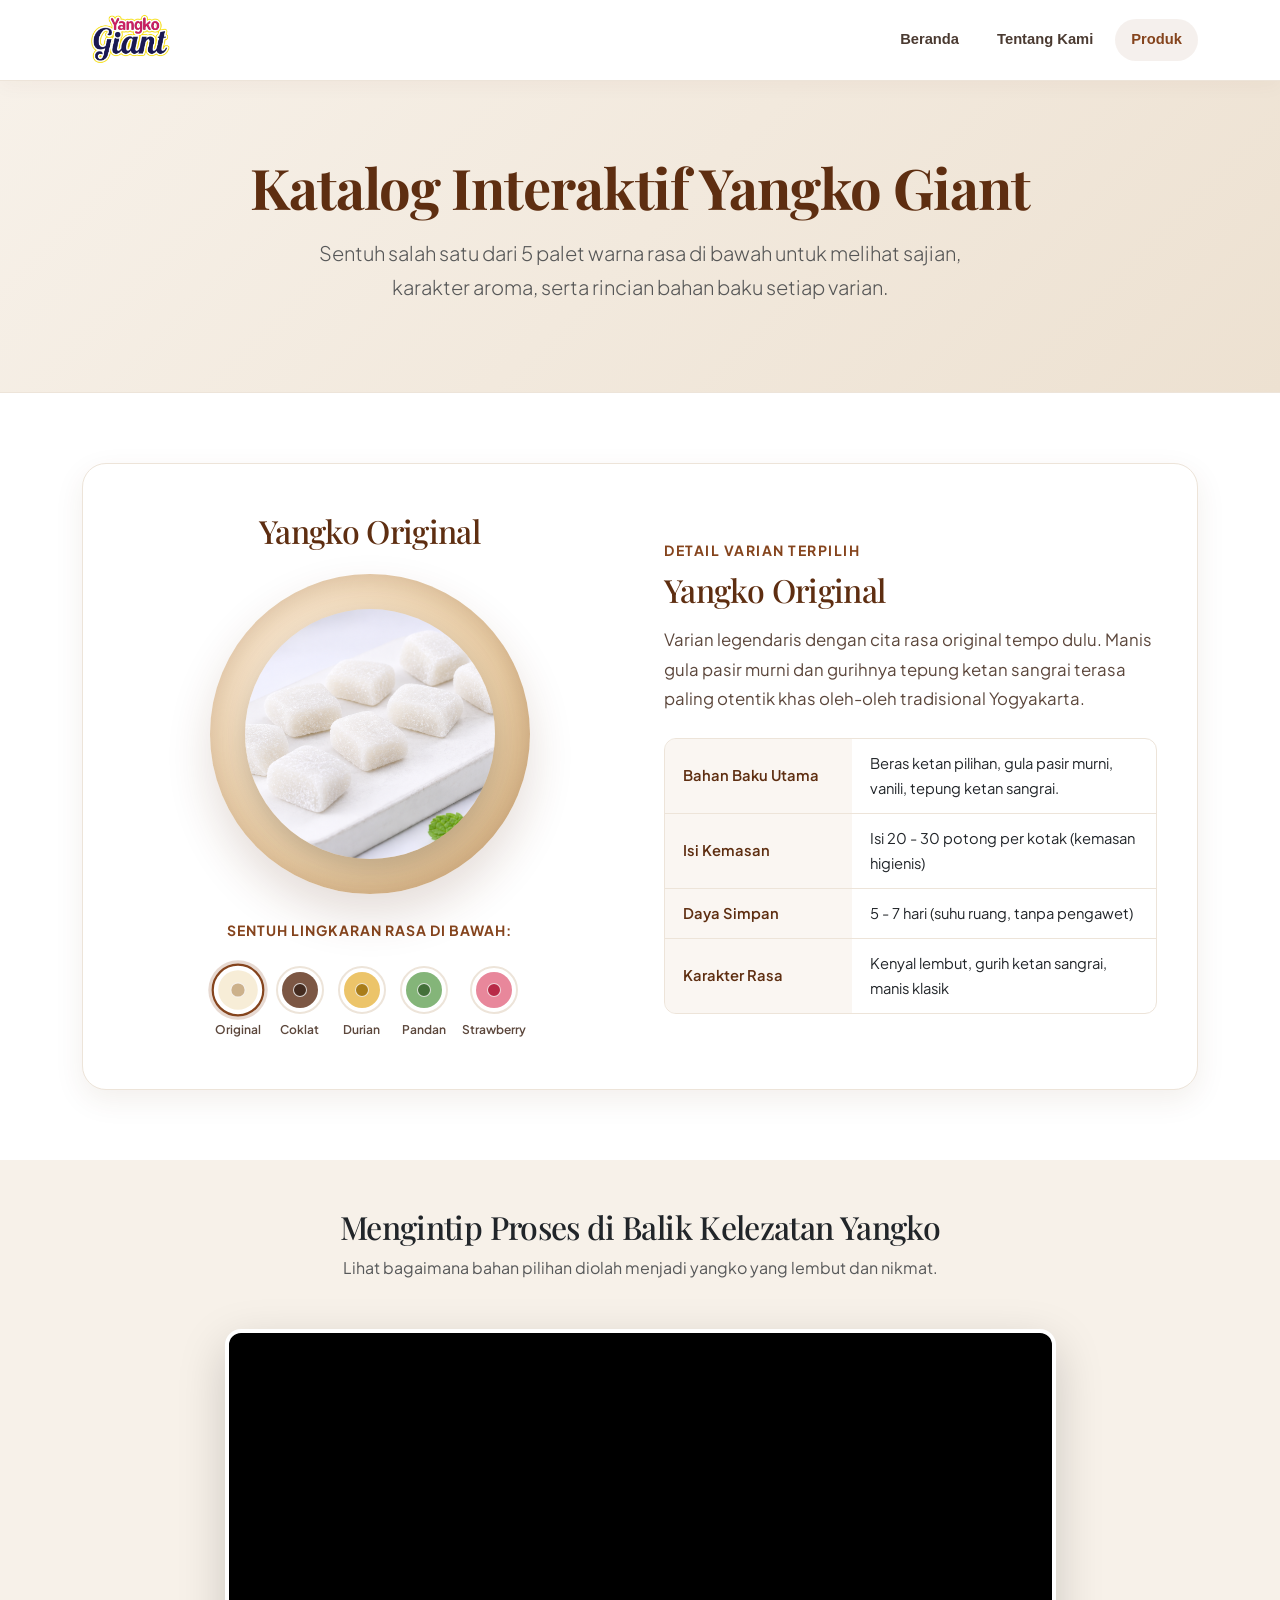
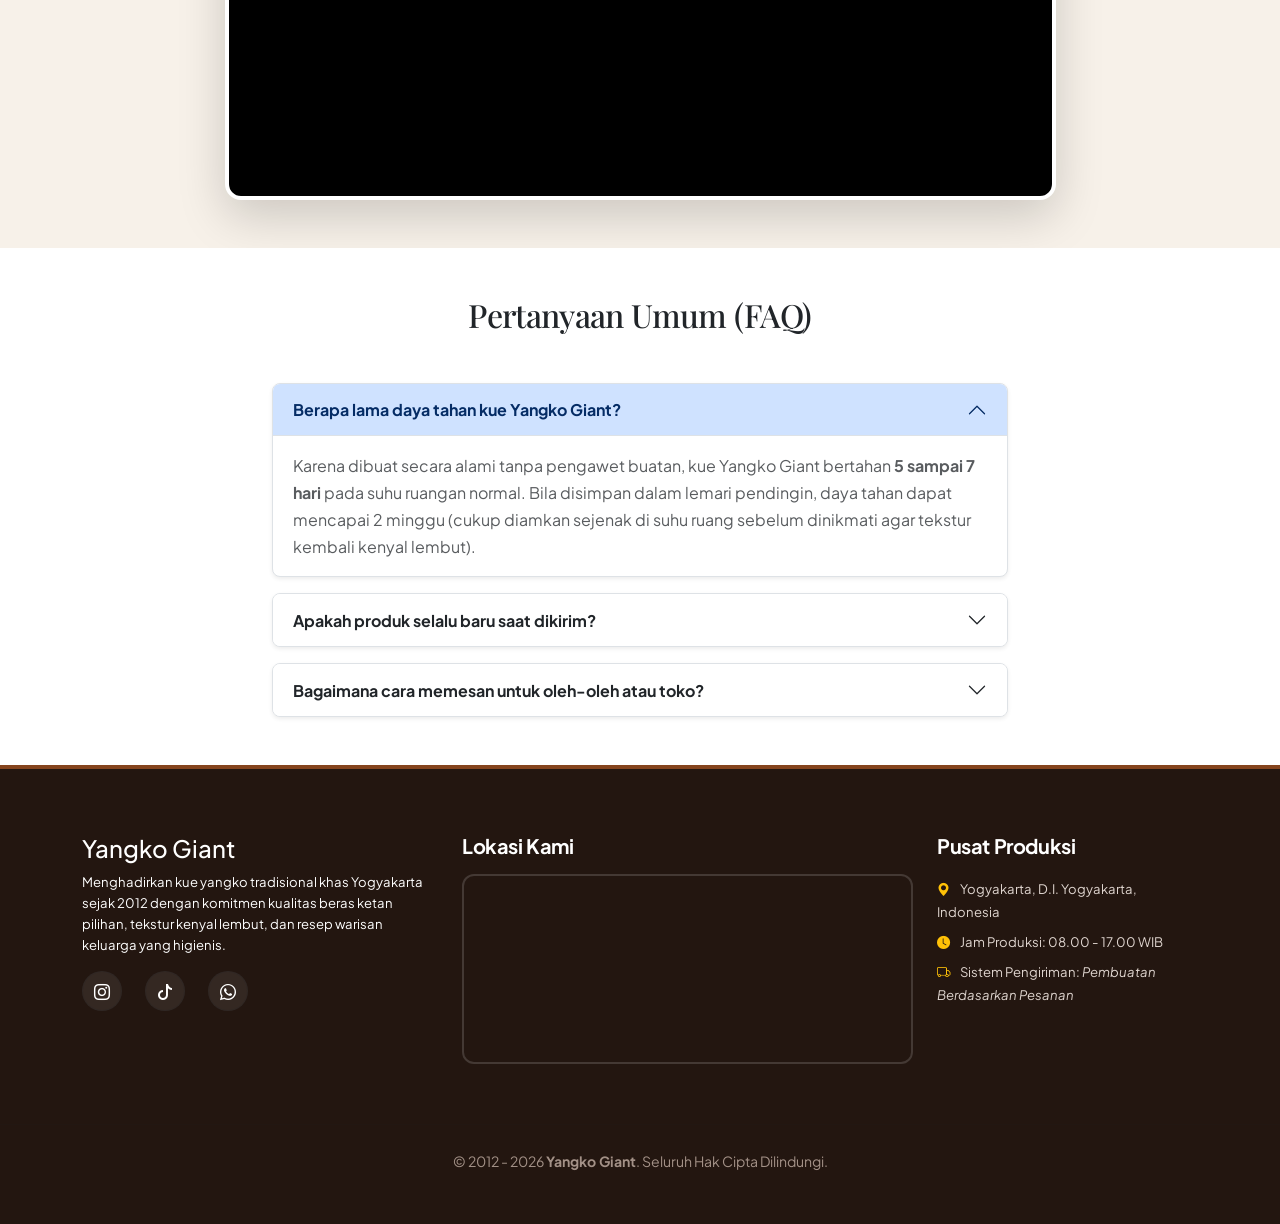
<file: category.html>
<!DOCTYPE html>
<html lang="id">

<head>
  <meta charset="utf-8">
  <meta content="width=device-width, initial-scale=1.0" name="viewport">
  <title>Katalog Produk - 5 Pilihan Rasa Yangko Giant Yogyakarta</title>
  <meta name="description" content="Jelajahi 5 varian rasa kue yangko tradisional dari Yangko Giant: Original, Coklat, Durian, Pandan, dan Strawberry.">
  <meta name="keywords" content="Katalog Yangko Giant, Rasa Yangko Jogja, Yangko Original, Yangko Pandan, Yangko Coklat, Yangko Durian, Yangko Strawberry">

  <!-- Favicons -->
  <link href="assets/img/logo.png" rel="icon">
  <link href="assets/img/logo.png" rel="apple-touch-icon">

  <!-- Fonts -->
  <link href="https://fonts.googleapis.com" rel="preconnect">
  <link href="https://fonts.gstatic.com" rel="preconnect" crossorigin>
  <link href="https://fonts.googleapis.com/css2?family=Plus+Jakarta+Sans:ital,wght@0,300;0,400;0,500;0,600;0,700;0,800;1,400&family=Playfair+Display:ital,wght@0,600;0,700;0,800;1,600&display=swap" rel="stylesheet">

  <!-- Vendor CSS Files -->
  <link href="assets/vendor/bootstrap/css/bootstrap.min.css" rel="stylesheet">
  <link href="assets/vendor/bootstrap-icons/bootstrap-icons.css" rel="stylesheet">
  <link href="assets/vendor/aos/aos.css" rel="stylesheet">
  <link href="assets/vendor/swiper/swiper-bundle.min.css" rel="stylesheet">

  <!-- Main CSS File -->
  <link href="assets/css/main.css" rel="stylesheet">
  <!-- Yangko Giant Modern System CSS -->
  <link href="assets/css/yangko-modern.css" rel="stylesheet">

  <style>
    /* Tambahan kecil agar nama rasa muncul rapi di bawah setiap lingkaran */
    .yk-swatches {
      display: flex;
      justify-content: center;
      flex-wrap: wrap;
      gap: 14px;
    }
    .swatch-wrapper {
      display: flex;
      flex-direction: column;
      align-items: center;
      gap: 6px;
    }
    .swatch-label {
      font-size: 0.75rem;
      font-weight: 600;
      color: #5c473c;
    }
  </style>
</head>

<body class="category-page">

  <!-- HEADER -->
  <header id="header" class="header d-flex align-items-center sticky-top">
    <div class="container position-relative d-flex align-items-center justify-content-between">

      <div class="logo d-flex align-items-center">
  <img src="assets/img/logo.png" alt="Logo Yangko Giant">
</div>

      <nav id="navmenu" class="navmenu">
        <ul>
          <li><a href="index.html">Beranda</a></li>
          <li><a href="about.html">Tentang Kami</a></li>
          <li><a href="category.html"class="active">Produk</a></li>
        </ul>
        <i class="mobile-nav-toggle d-xl-none bi bi-list"></i>
      </nav>

    </div>
  </header>

  <main class="main">

    <!-- PAGE HERO -->
    <section class="section py-5 text-center position-relative overflow-hidden" style="background: linear-gradient(135deg, #f7f1e9 0%, #ede1d1 100%); border-bottom: 1px solid var(--yk-border);">
      <div class="container py-4" data-aos="fade-up">
        
        <h1 class="yk-serif display-4 fw-bold mb-3" style="color: var(--yk-primary-dark);">Katalog Interaktif Yangko Giant</h1>
        <p class="lead mx-auto text-muted" style="max-width: 680px;">
          Sentuh salah satu dari 5 palet warna rasa di bawah untuk melihat sajian, karakter aroma, serta rincian bahan baku setiap varian.
        </p>
      </div>
    </section>

    <!-- SECTION: KATALOG INTERAKTIF 5 RASA -->
    <section class="yangko-catalog-wrapper">
      <div class="container">
        
        <div class="yk-catalog-box" data-aos="fade-up">
          <div class="row align-items-center g-5">

            <!-- KOLOM KIRI: Piring & 5 Lingkaran Rasa -->
            <div class="col-lg-6">
              <div class="yk-product-display">
                
                <h3 class="yk-serif h2 mb-2" id="title-left" style="color: var(--yk-primary-dark);">Yangko Original</h3>
                

                <div class="yk-plate-wrapper">
                  <img id="main-product-img" class="product-img" src="assets/img/yangko.jpg" alt="Varian Yangko">
                </div>

                <div class="fw-bold mb-3 small text-uppercase" style="letter-spacing: 1px; color: var(--yk-primary);">
                  Sentuh Lingkaran Rasa di Bawah:
                </div>
                <div class="yk-swatches" id="swatch-container"></div>
              </div>
            </div>

            <!-- KOLOM KANAN: Deskripsi & Tabel Spesifikasi -->
            <div class="col-lg-6">
              <div class="yk-product-info">
                <span class="small text-uppercase fw-bold d-block mb-2" style="letter-spacing: 1.5px; color: var(--yk-primary);">
                  Detail Varian Terpilih
                </span>

                <h2 class="yk-serif h2 mb-3" id="title-right" style="color: var(--yk-primary-dark);">Yangko Original</h2>

                <p class="product-desc" id="product-desc" style="color: #5c473c; font-size: 1.05rem; line-height: 1.75;">
                  Varian legendaris dengan cita rasa original tempo dulu. Manis gula pasir murni dan gurihnya tepung ketan sangrai terasa paling otentik khas oleh-oleh tradisional Yogyakarta.
                </p>

                <!-- Tabel Spesifikasi Detail -->
                <table class="yk-specs-table">
                  <tbody>
                    
                    <tr>
                      <td>Bahan Baku Utama</td>
                      <td id="spec-ingredients">Beras ketan pilihan, gula pasir murni, vanili, tepung ketan sangrai.</td>
                    </tr>
                    <tr>
                      <td>Isi Kemasan</td>
                      <td id="spec-netto">Isi 20 - 30 potong per kotak (kemasan higienis)</td>
                    </tr>
                    <tr>
                      <td>Daya Simpan</td>
                      <td id="spec-durability">5 - 7 hari (suhu ruang, tanpa pengawet)</td>
                    </tr>
                    <tr>
                      <td>Karakter Rasa</td>
                      <td id="spec-character">Kenyal lembut, gurih ketan sangrai, manis klasik</td>
                    </tr>
                  </tbody>
                </table>


              </div>
            </div>

          </div>
        </div>

      </div>
    </section>

    <!-- SECTION: GRID SEMUA 5 VARIAN PRODUK -->
    <!-- SECTION: VIDEO PROSES PEMBUATAN YANGKO -->
    <section class="section py-5" style="background: #f7f1e9;">
      <div class="container">
        <div class="text-center mb-5" data-aos="fade-up">
     
          <h2 class="yk-serif h2">Mengintip Proses di Balik Kelezatan Yangko</h2>
          <p class="text-muted mx-auto" style="max-width: 650px;">
            Lihat bagaimana bahan pilihan diolah menjadi yangko yang lembut dan nikmat.
          </p>
        </div>

        <div class="row justify-content-center" data-aos="fade-up" data-aos-delay="100">
          <div class="col-lg-9">
            <div class="ratio ratio-16x9 shadow-lg" style="border-radius: 16px; overflow: hidden; border: 4px solid #ffffff; background: #000;">
              <iframe 
                src="https://www.youtube.com/embed/JfN5R0_zXKc?rel=0" 
                title="Proses Pembuatan Yangko Giant" 
                allow="accelerometer; autoplay; clipboard-write; encrypted-media; gyroscope; picture-in-picture; web-share" 
                allowfullscreen>
              </iframe>
            </div>
          </div>
        </div>
      </div>
    </section>
    </section>

    <!-- SECTION: FAQ SEPUTAR KUE YANGKO -->
    <section class="section py-5">
      <div class="container">
        <div class="text-center mb-5" data-aos="fade-up">
          
          <h2 class="yk-serif h2">Pertanyaan Umum (FAQ)</h2>
        </div>

        <div class="row justify-content-center">
          <div class="col-lg-8" data-aos="fade-up">
            <div class="accordion" id="faqAccordion">

              <div class="accordion-item mb-3 border rounded-3 overflow-hidden shadow-sm">
                <h2 class="accordion-header" id="faq1">
                  <button class="accordion-button fw-bold" type="button" data-bs-toggle="collapse" data-bs-target="#collapse1">
                    Berapa lama daya tahan kue Yangko Giant?
                  </button>
                </h2>
                <div id="collapse1" class="accordion-collapse collapse show" data-bs-parent="#faqAccordion">
                  <div class="accordion-body text-muted">
                    Karena dibuat secara alami tanpa pengawet buatan, kue Yangko Giant bertahan <strong>5 sampai 7 hari</strong> pada suhu ruangan normal. Bila disimpan dalam lemari pendingin, daya tahan dapat mencapai 2 minggu (cukup diamkan sejenak di suhu ruang sebelum dinikmati agar tekstur kembali kenyal lembut).
                  </div>
                </div>
              </div>

              <div class="accordion-item mb-3 border rounded-3 overflow-hidden shadow-sm">
                <h2 class="accordion-header" id="faq2">
                  <button class="accordion-button collapsed fw-bold" type="button" data-bs-toggle="collapse" data-bs-target="#collapse2">
                    Apakah produk selalu baru saat dikirim?
                  </button>
                </h2>
                <div id="collapse2" class="accordion-collapse collapse" data-bs-parent="#faqAccordion">
                  <div class="accordion-body text-muted">
                    Ya, betul. Seluruh produksi Yangko Giant menggunakan sistem <strong>Pembuatan Berdasarkan Pesanan</strong>. Produksi dijalankan sesuai kuota pesanan yang masuk dari toko mitra atau pemesan, sehingga kualitas dan kesegaran terjamin maksimal.
                  </div>
                </div>
              </div>

              <div class="accordion-item border rounded-3 overflow-hidden shadow-sm">
                <h2 class="accordion-header" id="faq3">
                  <button class="accordion-button collapsed fw-bold" type="button" data-bs-toggle="collapse" data-bs-target="#collapse3">
                    Bagaimana cara memesan untuk oleh-oleh atau toko?
                  </button>
                </h2>
                <div id="collapse3" class="accordion-collapse collapse" data-bs-parent="#faqAccordion">
                  <div class="accordion-body text-muted">
                    Anda dapat memesan melalui halaman Kontak atau menghubungi kami via WhatsApp. Kami melayani pesanan partai untuk toko oleh-oleh di Yogyakarta maupun pesanan pribadi wisatawan.
                  </div>
                </div>
              </div>

            </div>
          </div>
        </div>
      </div>
    </section>

  </main>

  <!-- FOOTER -->
<footer id="footer" class="footer position-relative">
  <div class="container">
    <div class="row gy-5 justify-content-between align-items-start">
      
      <!-- KOLOM KIRI: Brand & Sosmed -->
      <div class="col-lg-4 col-md-6">
        <div class="footer-brand mb-3">
          <div class="d-flex align-items-center gap-2 mb-2">
            <span class="h4 text-white font-weight-bold mb-0">Yangko Giant</span>
          </div>
          <p class="small text-white" style="line-height: 1.6;">
            Menghadirkan kue yangko tradisional khas Yogyakarta sejak 2012 dengan komitmen kualitas beras ketan pilihan, tekstur kenyal lembut, dan resep warisan keluarga yang higienis.
          </p>
        </div>
        <div class="social-links mt-3">
          <a href="https://www.instagram.com/giantyangko" target="_blank" rel="noopener noreferrer" aria-label="Instagram">
            <i class="bi bi-instagram"></i>
          </a>
          <a href="https://www.tiktok.com/@yangko.giant" target="_blank" rel="noopener noreferrer" aria-label="TikTok">
            <i class="bi bi-tiktok"></i>
          </a>
          <a href="https://wa.me/6287739305772?text=Halo%20Yangko%20Giant,%20saya%20mau%20tanya%20atau%20pesan%20produknya." target="_blank" rel="noopener noreferrer" aria-label="WhatsApp">
            <i class="bi bi-whatsapp"></i>
          </a>
        </div>
      </div>

      <!-- KOLOM TENGAH: Google Maps -->
      <div class="col-lg-5 col-md-12">
        <h5 class="text-white mb-3">Lokasi Kami</h5>
        <div style="border-radius: 12px; overflow: hidden; border: 2px solid rgba(255,255,255,0.15); height: 190px;">
          <iframe 
            src="https://www.google.com/maps?q=Yangko+Giant+Yogyakarta&output=embed" 
            width="100%" 
            height="100%" 
            style="border:0;" 
            allowfullscreen="" 
            loading="lazy" 
            referrerpolicy="no-referrer-when-downgrade">
          </iframe>
        </div>
      </div>

      <!-- KOLOM KANAN: Pusat Produksi -->
      <div class="col-lg-3 col-md-6">
        <h5>Pusat Produksi</h5>
        <p class="small mb-2"><i class="bi bi-geo-alt-fill text-warning me-2"></i> Yogyakarta, D.I. Yogyakarta, Indonesia</p>
        <p class="small mb-2"><i class="bi bi-clock-fill text-warning me-2"></i> Jam Produksi: 08.00 - 17.00 WIB</p>
        <p class="small mb-3"><i class="bi bi-truck text-warning me-2"></i> Sistem Pengiriman: <em>Pembuatan Berdasarkan Pesanan</em></p>
        
      </div>

    </div>
  </div>

  <div class="footer-bottom">
    <div class="container text-center">
      <p class="mb-0">© 2012 - 2026 <strong>Yangko Giant</strong>. Seluruh Hak Cipta Dilindungi.</p>
    </div>
  </div>
</footer>

  <!-- Scroll Top -->
  <a href="#" id="scroll-top" class="scroll-top d-flex align-items-center justify-content-center"><i class="bi bi-arrow-up-short"></i></a>

  <!-- Vendor JS Files -->
  <script src="assets/vendor/bootstrap/js/bootstrap.bundle.min.js"></script>
  <script src="assets/vendor/aos/aos.js"></script>
  <script src="assets/vendor/swiper/swiper-bundle.min.js"></script>

  <!-- Main JS File -->
  <script src="assets/js/main.js"></script>

  <!-- Skrip Interaktif 5 Rasa Yangko Giant -->
  <script>
    const variantsList = [
      {
        shortName: 'Original',
        name: 'Yangko Original',
                code: 'PR01',
        tag: 'Resep Asli 2012',
        tagColor: '#784c17',
        tagBg: '#fbf0df',
        outerColor: '#f7edd7',
        innerColor: '#ccb18b',
        image: 'assets/img/rasa original.png',
        desc: 'Varian legendaris dengan cita rasa original tempo dulu. Manis gula pasir murni dan gurihnya tepung ketan sangrai terasa paling otentik khas oleh-oleh tradisional Yogyakarta.',
        ingredients: 'Beras ketan pilihan, gula pasir murni, vanili, tepung ketan sangrai.',
        netto: 'Isi 20 - 30 potong per kotak (kemasan higienis)',
        durability: '5 - 7 hari (suhu ruang, tanpa pengawet)',
        character: 'Kenyal lembut, gurih ketan sangrai, manis klasik'
      },
      {
        shortName: 'Coklat',
        name: 'Yangko Coklat Legit',
        subtitle: 'FAVORIT KELUARGA',
        code: 'PR02',
        tag: 'Disukai Semua Usia',
        tagColor: '#532918',
        tagBg: '#eddcd3',
        outerColor: '#7c5744',
        innerColor: '#442b1f',
        image: 'assets/img/rasa coklat.png',
        desc: 'Perpaduan sempurna antara kue ketan tradisional kenyal dengan kelezatan coklat pekat yang legit dan tidak bikin enek. Sangat disukai oleh anak-anak maupun orang dewasa.',
        ingredients: 'Beras ketan pilihan, gula pasir murni, pasta coklat pilihan, tepung ketan sangrai.',
        netto: 'Isi 20 - 30 potong per kotak (kemasan higienis)',
        durability: '5 - 7 hari (suhu ruang, tanpa pengawet)',
        character: 'Manis coklat mantap, kenyal legit, aroma kakao'
      },
      {
        shortName: 'Durian',
        name: 'Yangko Durian Nusantara',
        subtitle: 'AROMA KHAS',
        code: 'PR03',
        tag: 'Aroma Khas Durian',
        tagColor: '#7d5910',
        tagBg: '#fdf0cd',
        outerColor: '#ecc469',
        innerColor: '#a97d19',
        image: 'assets/img/rasa durian.png',
        desc: 'Sajian istimewa bagi penggemar raja buah. Menghadirkan aroma semerbak durian nusantara yang khas dan berpadu harmonis dengan kelembutan beras ketan murni.',
        ingredients: 'Beras ketan pilihan, gula pasir murni, pasta durian istimewa, tepung ketan sangrai.',
        netto: 'Isi 20 - 30 potong per kotak (kemasan higienis)',
        durability: '5 - 7 hari (suhu ruang, tanpa pengawet)',
        character: 'Aroma durian semerbak, manis legit khas, lembut kenyal'
      },
      {
        shortName: 'Pandan',
        name: 'Yangko Pandan Wangi',
        subtitle: 'VARIAN FAVORIT',
        code: 'PR04',
        tag: 'Paling Diminati',
        tagColor: '#2e5c2b',
        tagBg: '#e1efe0',
        outerColor: '#84b579',
        innerColor: '#437039',
        image: 'assets/img/rasa pandan.png',
        desc: 'Yangko dengan semerbak aroma harum daun pandan alami yang segar. Memiliki tekstur kenyal lembut khas beras ketan pilihan dengan balutan tepung sangrai gurih dan manis yang pas di lidah.',
        ingredients: 'Beras ketan pilihan, gula pasir murni, pasta pandan alami, tepung ketan sangrai.',
        netto: 'Isi 20 - 30 potong per kotak (kemasan higienis)',
        durability: '5 - 7 hari (suhu ruang, tanpa pengawet)',
        character: 'Kenyal lembut, harum pandan alami, manis legit seimbang'
      },
      {
        shortName: 'Strawberry',
        name: 'Yangko Strawberry Segar',
        subtitle: 'VARIAN BUAH',
        code: 'PR05',
        tag: 'Manis Segar',
        tagColor: '#8c253d',
        tagBg: '#fbe0e5',
        outerColor: '#e8879b',
        innerColor: '#b82a47',
        image: 'assets/img/rasa strawberry.webp',
        desc: 'Kue yangko berwarna merah muda ceria dengan aroma buah strawberry segar menggugah selera. Memberikan sensasi kesegaran rasa manis-asam ringan dalam tiap gigitan.',
        ingredients: 'Beras ketan pilihan, gula pasir murni, pasta strawberry segar, tepung ketan sangrai.',
        netto: 'Isi 20 - 30 potong per kotak (kemasan higienis)',
        durability: '5 - 7 hari (suhu ruang, tanpa pengawet)',
        character: 'Segar beraroma buah, manis asam pas, kenyal elastis'
      }
    ];

    let activeVariantIndex = 0;

    const swatchContainer = document.getElementById('swatch-container');
    const categorySubtitle = document.getElementById('category-subtitle');
    const titleLeft = document.getElementById('title-left');
    const titleRight = document.getElementById('title-right');
    const productDesc = document.getElementById('product-desc');
    const badgeTag = document.getElementById('badge-tag');
    const mainProductImg = document.getElementById('main-product-img');

    const specCode = document.getElementById('spec-code');
    const specIngredients = document.getElementById('spec-ingredients');
    const specNetto = document.getElementById('spec-netto');
    const specDurability = document.getElementById('spec-durability');
    const specCharacter = document.getElementById('spec-character');

    function renderSwatches() {
      if (!swatchContainer) return;
      swatchContainer.innerHTML = '';

      variantsList.forEach((variant, idx) => {
        const wrapper = document.createElement('div');
        wrapper.className = 'swatch-wrapper';

        const btn = document.createElement('button');
        btn.type = 'button';
        btn.className = `swatch-btn ${idx === activeVariantIndex ? 'active' : ''}`;
        btn.title = variant.name;

        const inner = document.createElement('div');
        inner.className = 'swatch-inner';
        inner.style.backgroundColor = variant.outerColor;

        const core = document.createElement('div');
        core.className = 'swatch-core';
        core.style.backgroundColor = variant.innerColor;

        inner.appendChild(core);
        btn.appendChild(inner);

        btn.onclick = () => {
          activeVariantIndex = idx;
          renderSwatches();
          updateProductView();
        };

        const label = document.createElement('span');
        label.className = 'swatch-label';
        label.textContent = variant.shortName;

        wrapper.appendChild(btn);
        wrapper.appendChild(label);
        swatchContainer.appendChild(wrapper);
      });
    }

    function updateProductView() {
      const variant = variantsList[activeVariantIndex];

      if (categorySubtitle) categorySubtitle.textContent = variant.subtitle;
      if (titleLeft) titleLeft.textContent = variant.name;
      if (titleRight) titleRight.textContent = variant.name;
      if (productDesc) productDesc.textContent = variant.desc;

      if (badgeTag) {
        badgeTag.textContent = variant.tag;
        badgeTag.style.color = variant.tagColor;
        badgeTag.style.backgroundColor = variant.tagBg;
      }

      if (specCode) specCode.textContent = variant.code;
      if (specIngredients) specIngredients.textContent = variant.ingredients;
      if (specNetto) specNetto.textContent = variant.netto;
      if (specDurability) specDurability.textContent = variant.durability;
      if (specCharacter) specCharacter.textContent = variant.character;

      if (mainProductImg) {
        mainProductImg.style.opacity = '0.3';
        mainProductImg.style.transform = 'scale(0.95)';
        setTimeout(() => {
          mainProductImg.src = variant.image;
          mainProductImg.alt = variant.name;
          mainProductImg.style.opacity = '1';
          mainProductImg.style.transform = 'scale(1)';
        }, 150);
      }
    }

    // Inisialisasi 5 lingkaran rasa saat halaman dibuka
    renderSwatches();
    updateProductView();
  </script>

</body>
</html>
</file>
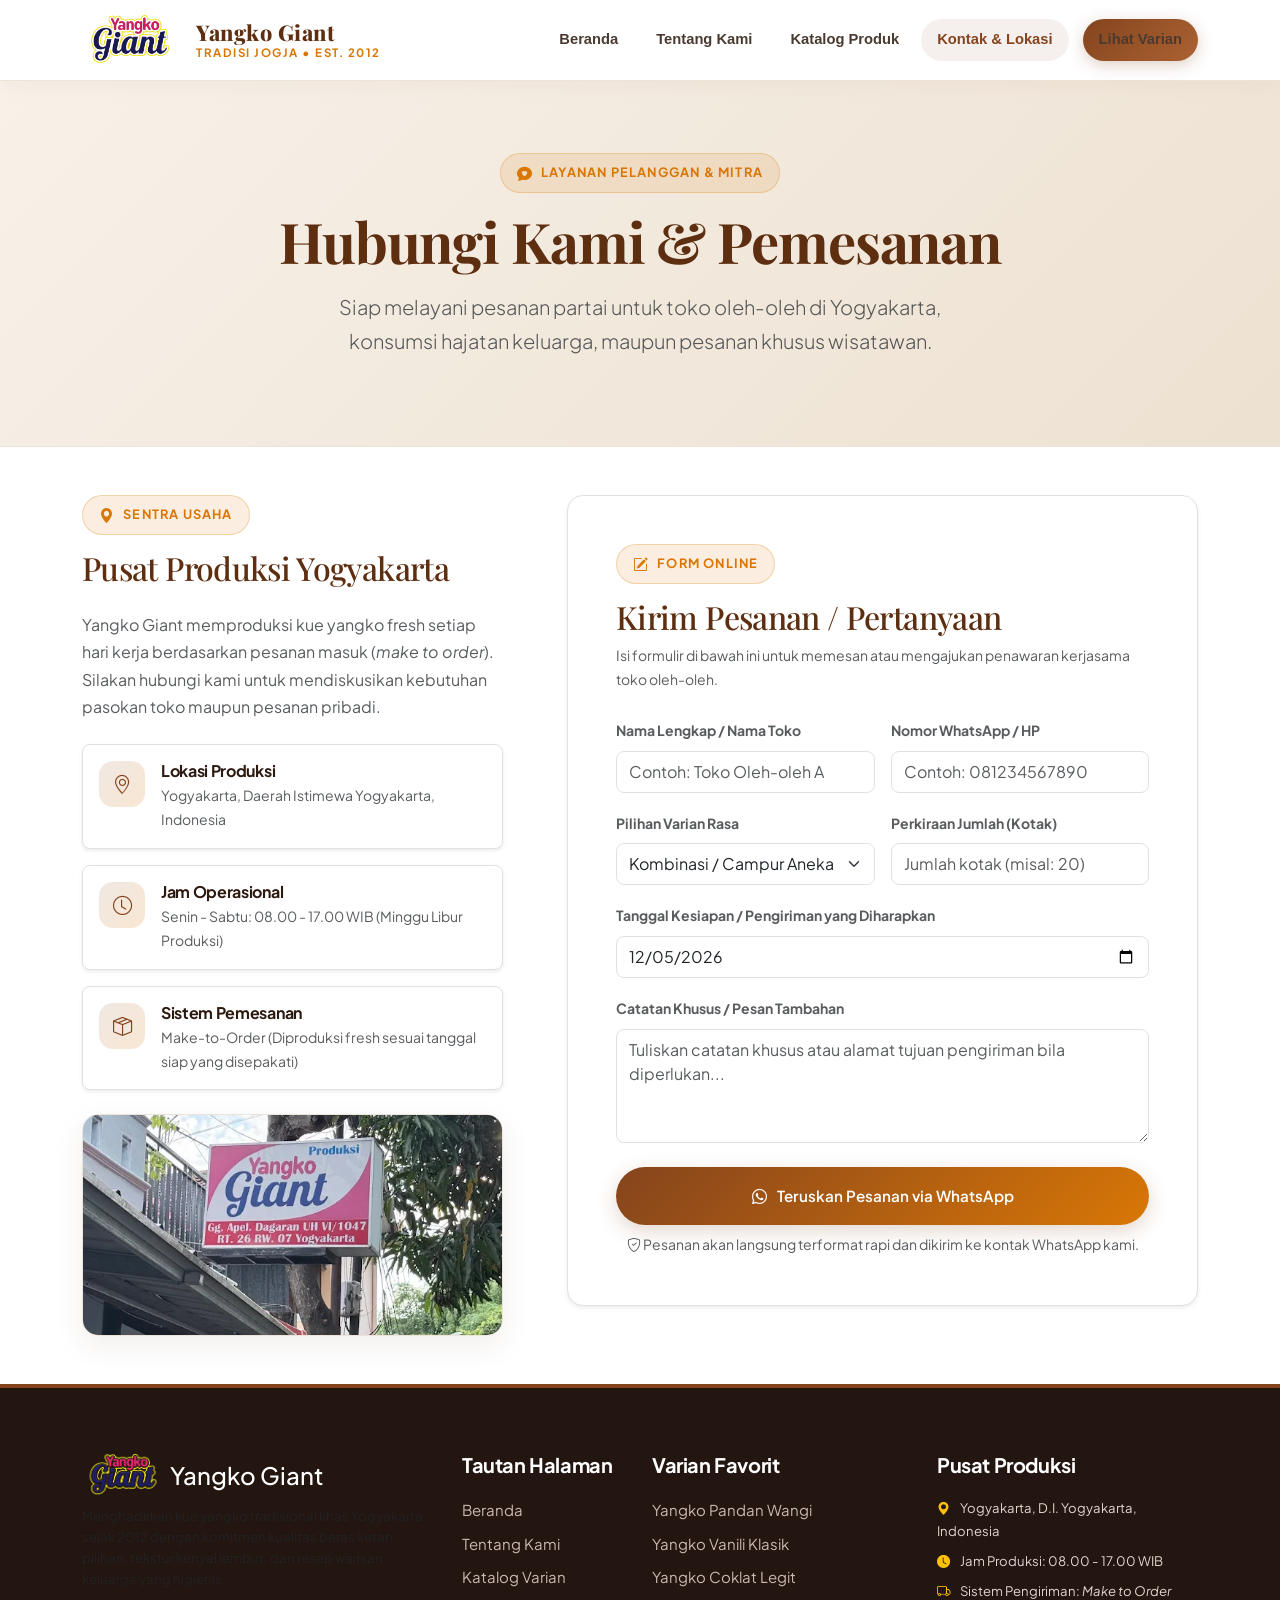
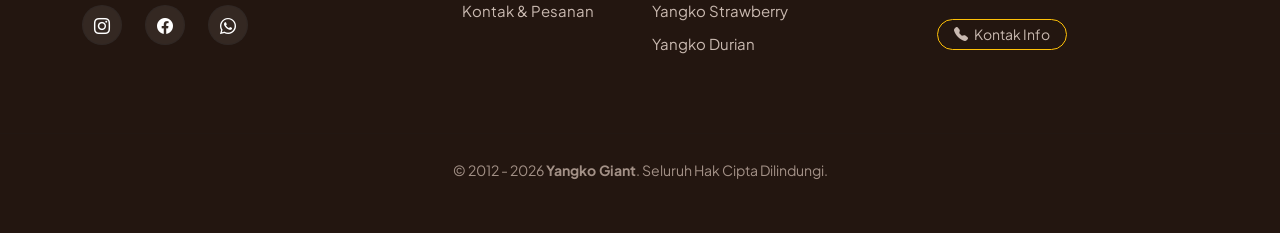
<file: contact.html>
<!DOCTYPE html>
<html lang="id">

<head>
  <meta charset="utf-8">
  <meta content="width=device-width, initial-scale=1.0" name="viewport">
  <title>Kontak & Lokasi - Pemesanan Yangko Giant Yogyakarta</title>
  <meta name="description" content="Hubungi Yangko Giant untuk pemesanan kue yangko segar khas Yogyakarta. Melayani pesanan mitra toko oleh-oleh dan wisatawan (Make to Order).">
  <meta name="keywords" content="Kontak Yangko Giant, Pesan Yangko Jogja, Alamat Yangko Giant, Suplier Yangko">

  <!-- Favicons -->
  <link href="assets/img/favicon.png" rel="icon">
  <link href="assets/img/apple-touch-icon.png" rel="apple-touch-icon">

  <!-- Fonts -->
  <link href="https://fonts.googleapis.com" rel="preconnect">
  <link href="https://fonts.gstatic.com" rel="preconnect" crossorigin>
  <link href="https://fonts.googleapis.com/css2?family=Plus+Jakarta+Sans:ital,wght@0,300;0,400;0,500;0,600;0,700;0,800;1,400&family=Playfair+Display:ital,wght@0,600;0,700;0,800;1,600&display=swap" rel="stylesheet">

  <!-- Vendor CSS Files -->
  <link href="assets/vendor/bootstrap/css/bootstrap.min.css" rel="stylesheet">
  <link href="assets/vendor/bootstrap-icons/bootstrap-icons.css" rel="stylesheet">
  <link href="assets/vendor/aos/aos.css" rel="stylesheet">
  <link href="assets/vendor/swiper/swiper-bundle.min.css" rel="stylesheet">

  <!-- Main CSS File -->
  <link href="assets/css/main.css" rel="stylesheet">
  <!-- Yangko Giant Modern System CSS -->
  <link href="assets/css/yangko-modern.css" rel="stylesheet">
</head>

<body class="contact-page">

  <!-- HEADER -->
  <header id="header" class="header d-flex align-items-center sticky-top">
    <div class="container position-relative d-flex align-items-center justify-content-between">

      <a href="index.html" class="logo d-flex align-items-center">
        <img src="assets/img/logo.png" alt="Logo Yangko Giant">
        <div class="logo-text d-none d-sm-flex">
          <span class="brand-title">Yangko Giant</span>
          <span class="brand-subtitle">Tradisi Jogja • Est. 2012</span>
        </div>
      </a>

      <nav id="navmenu" class="navmenu">
        <ul>
          <li><a href="index.html">Beranda</a></li>
          <li><a href="about.html">Tentang Kami</a></li>
          <li><a href="category.html">Katalog Produk</a></li>
          <li><a href="contact.html" class="active">Kontak & Lokasi</a></li>
          <li class="d-none d-lg-block ms-2">
            <a href="category.html" class="nav-cta-btn">Lihat Varian</a>
          </li>
        </ul>
        <i class="mobile-nav-toggle d-xl-none bi bi-list"></i>
      </nav>

    </div>
  </header>

  <main class="main">

    <!-- PAGE HERO -->
    <section class="section py-5 text-center position-relative overflow-hidden" style="background: linear-gradient(135deg, #f7f1e9 0%, #ede1d1 100%); border-bottom: 1px solid var(--yk-border);">
      <div class="container py-4" data-aos="fade-up">
        <span class="yk-badge"><i class="bi bi-chat-heart-fill"></i> Layanan Pelanggan & Mitra</span>
        <h1 class="yk-serif display-4 fw-bold mb-3" style="color: var(--yk-primary-dark);">Hubungi Kami & Pemesanan</h1>
        <p class="lead mx-auto text-muted" style="max-width: 680px;">
          Siap melayani pesanan partai untuk toko oleh-oleh di Yogyakarta, konsumsi hajatan keluarga, maupun pesanan khusus wisatawan.
        </p>
      </div>
    </section>

    <!-- CONTACT DETAILS & FORM SECTION -->
    <section class="section py-5">
      <div class="container">
        <div class="row g-5">

          <!-- KOLOM KIRI: INFO KONTAK & DOKUMENTASI -->
          <div class="col-lg-5" data-aos="fade-right">
            <div class="pe-lg-3">
              <span class="yk-badge"><i class="bi bi-geo-alt-fill"></i> Sentra Usaha</span>
              <h2 class="yk-serif h2 mb-4" style="color: var(--yk-primary-dark);">Pusat Produksi Yogyakarta</h2>
              <p class="text-muted mb-4">
                Yangko Giant memproduksi kue yangko fresh setiap hari kerja berdasarkan pesanan masuk (<em>make to order</em>). Silakan hubungi kami untuk mendiskusikan kebutuhan pasokan toko maupun pesanan pribadi.
              </p>

              <!-- Kartu Info -->
              <div class="d-flex align-items-start gap-3 p-3 bg-white rounded-3 border mb-3 shadow-sm">
                <div class="yk-card-icon mb-0 flex-shrink-0" style="width: 46px; height: 46px; font-size: 1.2rem;">
                  <i class="bi bi-geo-alt"></i>
                </div>
                <div>
                  <h6 class="fw-bold mb-1">Lokasi Produksi</h6>
                  <p class="small text-muted mb-0">Yogyakarta, Daerah Istimewa Yogyakarta, Indonesia</p>
                </div>
              </div>

              <div class="d-flex align-items-start gap-3 p-3 bg-white rounded-3 border mb-3 shadow-sm">
                <div class="yk-card-icon mb-0 flex-shrink-0" style="width: 46px; height: 46px; font-size: 1.2rem;">
                  <i class="bi bi-clock"></i>
                </div>
                <div>
                  <h6 class="fw-bold mb-1">Jam Operasional</h6>
                  <p class="small text-muted mb-0">Senin - Sabtu: 08.00 - 17.00 WIB (Minggu Libur Produksi)</p>
                </div>
              </div>

              <div class="d-flex align-items-start gap-3 p-3 bg-white rounded-3 border mb-4 shadow-sm">
                <div class="yk-card-icon mb-0 flex-shrink-0" style="width: 46px; height: 46px; font-size: 1.2rem;">
                  <i class="bi bi-box-seam"></i>
                </div>
                <div>
                  <h6 class="fw-bold mb-1">Sistem Pemesanan</h6>
                  <p class="small text-muted mb-0">Make-to-Order (Diproduksi fresh sesuai tanggal siap yang disepakati)</p>
                </div>
              </div>

              <!-- Foto Lokasi -->
              <div style="border-radius: 16px; overflow: hidden; box-shadow: var(--yk-shadow-md); border: 1px solid var(--yk-border);">
                <img src="assets/img/plakat lokasi.webp" alt="Plakat Lokasi Yangko Giant" class="w-100" style="object-fit: cover; max-height: 220px;">
              </div>
            </div>
          </div>

          <!-- KOLOM KANAN: FORMULIR PEMESANAN INTERAKTIF -->
          <div class="col-lg-7" data-aos="fade-left">
            <div class="bg-white p-4 p-md-5 rounded-4 border shadow-sm">
              <div class="mb-4">
                <span class="yk-badge"><i class="bi bi-pencil-square"></i> Form Online</span>
                <h3 class="yk-serif h2 mb-2" style="color: var(--yk-primary-dark);">Kirim Pesanan / Pertanyaan</h3>
                <p class="text-muted small">
                  Isi formulir di bawah ini untuk memesan atau mengajukan penawaran kerjasama toko oleh-oleh.
                </p>
              </div>

              <form id="orderForm" onsubmit="event.preventDefault(); submitOrder();">
                <div class="row g-3">
                  <div class="col-md-6">
                    <label class="form-label fw-bold small text-muted">Nama Lengkap / Nama Toko</label>
                    <input type="text" class="form-control rounded-3 py-2" id="buyerName" placeholder="Contoh: Toko Oleh-oleh A" required>
                  </div>

                  <div class="col-md-6">
                    <label class="form-label fw-bold small text-muted">Nomor WhatsApp / HP</label>
                    <input type="tel" class="form-control rounded-3 py-2" id="buyerPhone" placeholder="Contoh: 081234567890" required>
                  </div>

                  <div class="col-md-6">
                    <label class="form-label fw-bold small text-muted">Pilihan Varian Rasa</label>
                    <select class="form-select rounded-3 py-2" id="flavorChoice">
                      <option value="Semua Varian (Campur)">Kombinasi / Campur Aneka Rasa</option>
                      <option value="Yangko Pandan Wangi">Yangko Pandan Wangi (PR01)</option>
                      <option value="Yangko Vanili Klasik">Yangko Vanili Klasik (PR02)</option>
                      <option value="Yangko Coklat Legit">Yangko Coklat Legit (PR04)</option>
                      <option value="Yangko Strawberry Segar">Yangko Strawberry Segar (PR03)</option>
                      <option value="Yangko Durian Nusantara">Yangko Durian Nusantara (PR05)</option>
                    </select>
                  </div>

                  <div class="col-md-6">
                    <label class="form-label fw-bold small text-muted">Perkiraan Jumlah (Kotak)</label>
                    <input type="number" class="form-control rounded-3 py-2" id="orderQty" placeholder="Jumlah kotak (misal: 20)" min="1" required>
                  </div>

                  <div class="col-md-12">
                    <label class="form-label fw-bold small text-muted">Tanggal Kesiapan / Pengiriman yang Diharapkan</label>
                    <input type="date" class="form-control rounded-3 py-2" id="readyDate" required>
                  </div>

                  <div class="col-12">
                    <label class="form-label fw-bold small text-muted">Catatan Khusus / Pesan Tambahan</label>
                    <textarea class="form-control rounded-3 py-2" id="orderNotes" rows="4" placeholder="Tuliskan catatan khusus atau alamat tujuan pengiriman bila diperlukan..."></textarea>
                  </div>

                  <div class="col-12 mt-4">
                    <button type="submit" class="btn-yk-primary w-100 justify-content-center py-3">
                      <i class="bi bi-whatsapp"></i> Teruskan Pesanan via WhatsApp
                    </button>
                    <small class="text-muted d-block text-center mt-2">
                      <i class="bi bi-shield-check"></i> Pesanan akan langsung terformat rapi dan dikirim ke kontak WhatsApp kami.
                    </small>
                  </div>
                </div>
              </form>

            </div>
          </div>

        </div>
      </div>
    </section>

  </main>

  <!-- FOOTER -->
  <footer id="footer" class="footer position-relative">
    <div class="container">
      <div class="row gy-5 justify-content-between">
        <div class="col-lg-4 col-md-6">
          <div class="footer-brand mb-3">
            <div class="d-flex align-items-center gap-2 mb-2">
              <img src="assets/img/logo.png" alt="Logo" style="max-height: 44px; filter: brightness(1.2);">
              <span class="h4 text-white font-weight-bold mb-0">Yangko Giant</span>
            </div>
            <p class="small text-muted" style="line-height: 1.6;">
              Menghadirkan kue yangko tradisional khas Yogyakarta sejak 2012 dengan komitmen kualitas beras ketan pilihan, tekstur kenyal lembut, dan resep warisan keluarga yang higienis.
            </p>
          </div>
          <div class="social-links mt-3">
            <a href="#" aria-label="Instagram"><i class="bi bi-instagram"></i></a>
            <a href="#" aria-label="Facebook"><i class="bi bi-facebook"></i></a>
            <a href="#" aria-label="WhatsApp"><i class="bi bi-whatsapp"></i></a>
          </div>
        </div>

        <div class="col-lg-2 col-md-3">
          <h5>Tautan Halaman</h5>
          <ul class="list-unstyled">
            <li class="mb-2"><a href="index.html">Beranda</a></li>
            <li class="mb-2"><a href="about.html">Tentang Kami</a></li>
            <li class="mb-2"><a href="category.html">Katalog Varian</a></li>
            <li class="mb-2"><a href="contact.html">Kontak & Pesanan</a></li>
          </ul>
        </div>

        <div class="col-lg-3 col-md-3">
          <h5>Varian Favorit</h5>
          <ul class="list-unstyled">
            <li class="mb-2"><a href="category.html">Yangko Pandan Wangi</a></li>
            <li class="mb-2"><a href="category.html">Yangko Vanili Klasik</a></li>
            <li class="mb-2"><a href="category.html">Yangko Coklat Legit</a></li>
            <li class="mb-2"><a href="category.html">Yangko Strawberry</a></li>
            <li class="mb-2"><a href="category.html">Yangko Durian</a></li>
          </ul>
        </div>

        <div class="col-lg-3 col-md-6">
          <h5>Pusat Produksi</h5>
          <p class="small mb-2"><i class="bi bi-geo-alt-fill text-warning me-2"></i> Yogyakarta, D.I. Yogyakarta, Indonesia</p>
          <p class="small mb-2"><i class="bi bi-clock-fill text-warning me-2"></i> Jam Produksi: 08.00 - 17.00 WIB</p>
          <p class="small mb-3"><i class="bi bi-truck text-warning me-2"></i> Sistem Pengiriman: <em>Make to Order</em></p>
          <a href="contact.html" class="btn btn-sm btn-outline-warning rounded-pill px-3">
            <i class="bi bi-telephone-fill me-1"></i> Kontak Info
          </a>
        </div>
      </div>
    </div>

    <div class="footer-bottom">
      <div class="container text-center">
        <p class="mb-0">© 2012 - 2026 <strong>Yangko Giant</strong>. Seluruh Hak Cipta Dilindungi.</p>
      </div>
    </div>
  </footer>

  <!-- Scroll Top -->
  <a href="#" id="scroll-top" class="scroll-top d-flex align-items-center justify-content-center"><i class="bi bi-arrow-up-short"></i></a>

  <!-- Vendor JS Files -->
  <script src="assets/vendor/bootstrap/js/bootstrap.bundle.min.js"></script>
  <script src="assets/vendor/aos/aos.js"></script>
  <script src="assets/vendor/swiper/swiper-bundle.min.js"></script>

  <!-- Main JS File -->
  <script src="assets/js/main.js"></script>

  <!-- Skrip Pengiriman Pesanan via WhatsApp -->
  <script>
    // Set minimal tanggal siap adalah hari ini
    const today = new Date().toISOString().split('T')[0];
    const dateInput = document.getElementById('readyDate');
    if (dateInput) {
      dateInput.min = today;
      dateInput.value = today;
    }

    function submitOrder() {
      const name = document.getElementById('buyerName').value;
      const phone = document.getElementById('buyerPhone').value;
      const flavor = document.getElementById('flavorChoice').value;
      const qty = document.getElementById('orderQty').value;
      const date = document.getElementById('readyDate').value;
      const notes = document.getElementById('orderNotes').value;

      const message = `Halo Admin Yangko Giant Yogyakarta,%0A%0ASaya ingin memesan Yangko Giant dengan detail berikut:%0A- Nama: ${encodeURIComponent(name)}%0A- No. HP: ${encodeURIComponent(phone)}%0A- Pilihan Varian: ${encodeURIComponent(flavor)}%0A- Jumlah: ${encodeURIComponent(qty)} kotak%0A- Tanggal Siap/Kirim: ${encodeURIComponent(date)}%0A- Catatan: ${encodeURIComponent(notes || '-')}%0A%0AMohon konfirmasi ketersediaan kuota produksi make-to-order. Terima kasih!`;

      // Buka link WhatsApp (nomor contoh placeholder atau default)
      window.open(`https://wa.me/?text=${message}`, '_blank');
    }
  </script>

</body>
</html>
</file>
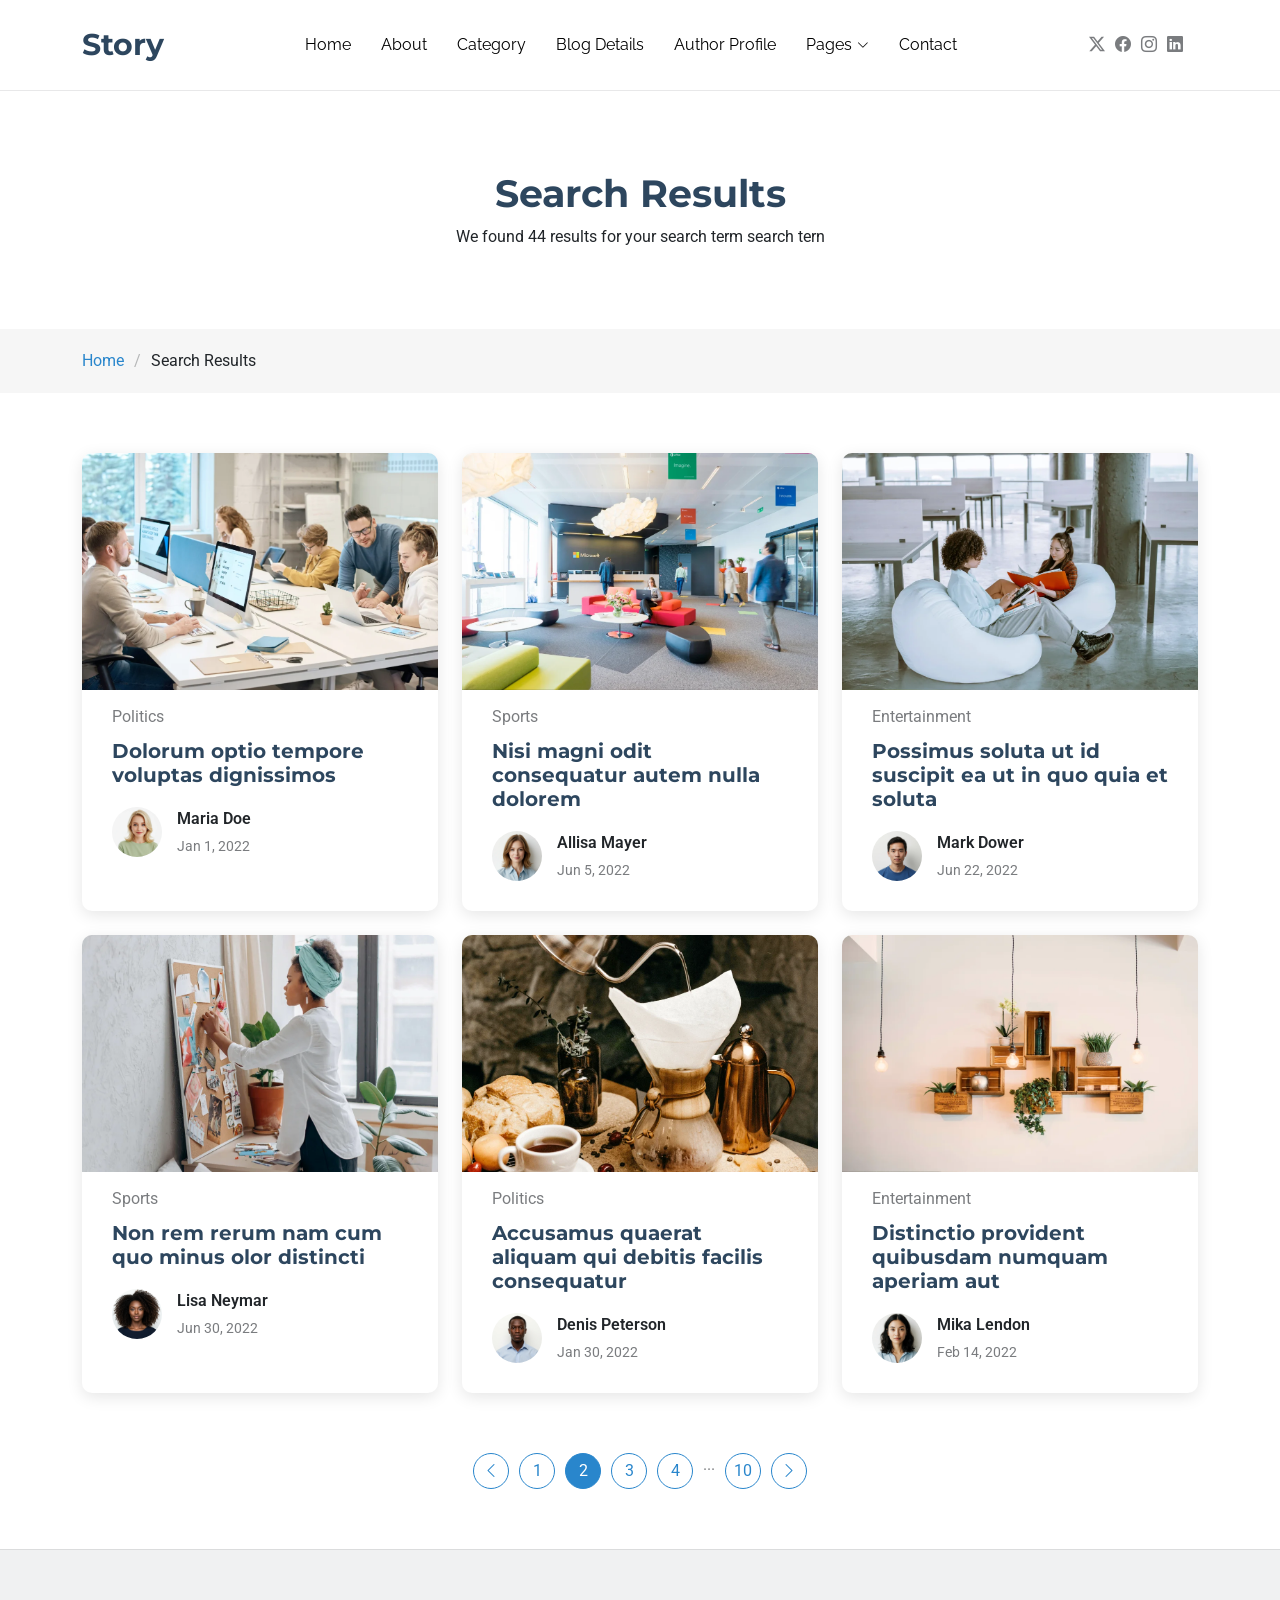
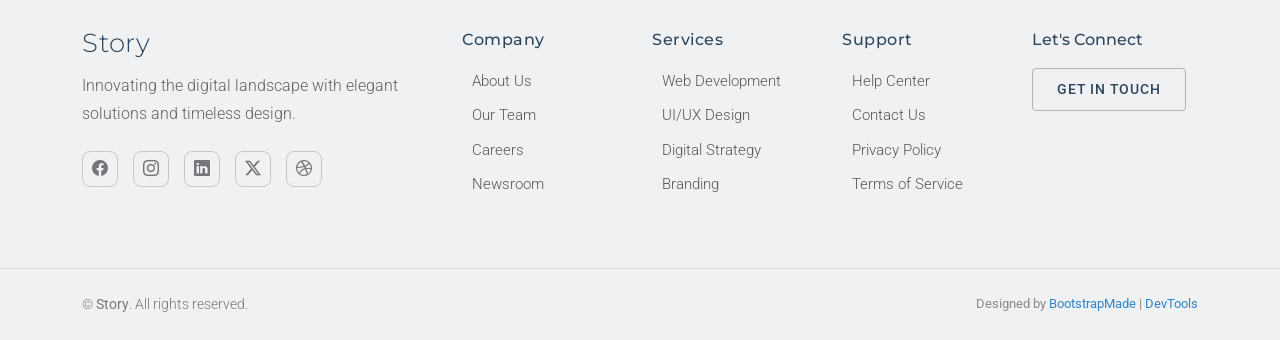
<file: search-results.html>
<!DOCTYPE html>
<html lang="en">

<head>
  <meta charset="utf-8">
  <meta content="width=device-width, initial-scale=1.0" name="viewport">
  <title>Search Results - Story Bootstrap Template</title>
  <meta name="description" content="">
  <meta name="keywords" content="">

  <!-- Favicons -->
  <link href="assets/img/favicon.png" rel="icon">
  <link href="assets/img/apple-touch-icon.png" rel="apple-touch-icon">

  <!-- Fonts -->
  <link href="https://fonts.googleapis.com" rel="preconnect">
  <link href="https://fonts.gstatic.com" rel="preconnect" crossorigin>
  <link href="https://fonts.googleapis.com/css2?family=Roboto:ital,wght@0,100;0,300;0,400;0,500;0,700;0,900;1,100;1,300;1,400;1,500;1,700;1,900&family=Montserrat:ital,wght@0,100;0,200;0,300;0,400;0,500;0,600;0,700;0,800;0,900;1,100;1,200;1,300;1,400;1,500;1,600;1,700;1,800;1,900&family=Raleway:ital,wght@0,100;0,200;0,300;0,400;0,500;0,600;0,700;0,800;0,900;1,100;1,200;1,300;1,400;1,500;1,600;1,700;1,800;1,900&display=swap" rel="stylesheet">

  <!-- Vendor CSS Files -->
  <link href="assets/vendor/bootstrap/css/bootstrap.min.css" rel="stylesheet">
  <link href="assets/vendor/bootstrap-icons/bootstrap-icons.css" rel="stylesheet">
  <link href="assets/vendor/aos/aos.css" rel="stylesheet">
  <link href="assets/vendor/swiper/swiper-bundle.min.css" rel="stylesheet">

  <!-- Main CSS File -->
  <link href="assets/css/main.css" rel="stylesheet">

  <!-- =======================================================
  * Template Name: Story
  * Template URL: https://bootstrapmade.com/story-bootstrap-blog-template/
  * Updated: Aug 11 2025 with Bootstrap v5.3.7
  * Author: BootstrapMade.com
  * License: https://bootstrapmade.com/license/
  ======================================================== -->
</head>

<body class="search-results-page">

  <header id="header" class="header d-flex align-items-center position-relative">
    <div class="container position-relative d-flex align-items-center justify-content-between">

      <a href="index.html" class="logo d-flex align-items-center me-auto me-xl-0">
        <!-- Uncomment the line below if you also wish to use an image logo -->
        <!-- <img src="assets/img/logo.webp" alt=""> -->
        <h1 class="sitename">Story</h1>
      </a>

      <nav id="navmenu" class="navmenu">
        <ul>
          <li><a href="index.html">Home</a></li>
          <li><a href="about.html">About</a></li>
          <li><a href="category.html">Category</a></li>
          <li><a href="blog-details.html">Blog Details</a></li>
          <li><a href="author-profile.html">Author Profile</a></li>
          <li class="dropdown"><a href="#"><span>Pages</span> <i class="bi bi-chevron-down toggle-dropdown"></i></a>
            <ul>
              <li><a href="about.html">About</a></li>
              <li><a href="category.html">Category</a></li>
              <li><a href="blog-details.html">Blog Details</a></li>
              <li><a href="author-profile.html">Author Profile</a></li>
              <li><a href="search-results.html" class="active">Search Results</a></li>
              <li><a href="404.html">404 Not Found Page</a></li>

              <li class="dropdown"><a href="#"><span>Deep Dropdown</span> <i class="bi bi-chevron-down toggle-dropdown"></i></a>
                <ul>
                  <li><a href="#">Deep Dropdown 1</a></li>
                  <li><a href="#">Deep Dropdown 2</a></li>
                  <li><a href="#">Deep Dropdown 3</a></li>
                  <li><a href="#">Deep Dropdown 4</a></li>
                  <li><a href="#">Deep Dropdown 5</a></li>
                </ul>
              </li>
            </ul>
          </li>
          <li><a href="contact.html">Contact</a></li>
        </ul>
        <i class="mobile-nav-toggle d-xl-none bi bi-list"></i>
      </nav>

      <div class="header-social-links">
        <a href="#" class="twitter"><i class="bi bi-twitter-x"></i></a>
        <a href="#" class="facebook"><i class="bi bi-facebook"></i></a>
        <a href="#" class="instagram"><i class="bi bi-instagram"></i></a>
        <a href="#" class="linkedin"><i class="bi bi-linkedin"></i></a>
      </div>

    </div>
  </header>

  <main class="main">

    <!-- Page Title -->
    <div class="page-title">
      <div class="heading">
        <div class="container">
          <div class="row d-flex justify-content-center text-center">
            <div class="col-lg-8">
              <h1 class="heading-title">Search Results</h1>
              <p class="mb-0">We found 44 results for your search term search tern</p>
            </div>
          </div>
        </div>
      </div>
      <nav class="breadcrumbs">
        <div class="container">
          <ol>
            <li><a href="index.html">Home</a></li>
            <li class="current">Search Results</li>
          </ol>
        </div>
      </nav>
    </div><!-- End Page Title -->

    <!-- Search Results Posts Section -->
    <section id="search-results-posts" class="search-results-posts section">

      <div class="container" data-aos="fade-up" data-aos-delay="100">
        <div class="row gy-4">

          <div class="col-lg-4">
            <article>

              <div class="post-img">
                <img src="assets/img/blog/blog-post-1.webp" alt="" class="img-fluid">
              </div>

              <p class="post-category">Politics</p>

              <h2 class="title">
                <a href="blog-details.html">Dolorum optio tempore voluptas dignissimos</a>
              </h2>

              <div class="d-flex align-items-center">
                <img src="assets/img/person/person-f-12.webp" alt="" class="img-fluid post-author-img flex-shrink-0">
                <div class="post-meta">
                  <p class="post-author">Maria Doe</p>
                  <p class="post-date">
                    <time datetime="2022-01-01">Jan 1, 2022</time>
                  </p>
                </div>
              </div>

            </article>
          </div><!-- End post list item -->

          <div class="col-lg-4">
            <article>

              <div class="post-img">
                <img src="assets/img/blog/blog-post-2.webp" alt="" class="img-fluid">
              </div>

              <p class="post-category">Sports</p>

              <h2 class="title">
                <a href="blog-details.html">Nisi magni odit consequatur autem nulla dolorem</a>
              </h2>

              <div class="d-flex align-items-center">
                <img src="assets/img/person/person-f-13.webp" alt="" class="img-fluid post-author-img flex-shrink-0">
                <div class="post-meta">
                  <p class="post-author">Allisa Mayer</p>
                  <p class="post-date">
                    <time datetime="2022-01-01">Jun 5, 2022</time>
                  </p>
                </div>
              </div>

            </article>
          </div><!-- End post list item -->

          <div class="col-lg-4">
            <article>

              <div class="post-img">
                <img src="assets/img/blog/blog-post-3.webp" alt="" class="img-fluid">
              </div>

              <p class="post-category">Entertainment</p>

              <h2 class="title">
                <a href="blog-details.html">Possimus soluta ut id suscipit ea ut in quo quia et soluta</a>
              </h2>

              <div class="d-flex align-items-center">
                <img src="assets/img/person/person-m-10.webp" alt="" class="img-fluid post-author-img flex-shrink-0">
                <div class="post-meta">
                  <p class="post-author">Mark Dower</p>
                  <p class="post-date">
                    <time datetime="2022-01-01">Jun 22, 2022</time>
                  </p>
                </div>
              </div>

            </article>
          </div><!-- End post list item -->

          <div class="col-lg-4">
            <article>

              <div class="post-img">
                <img src="assets/img/blog/blog-post-4.webp" alt="" class="img-fluid">
              </div>

              <p class="post-category">Sports</p>

              <h2 class="title">
                <a href="blog-details.html">Non rem rerum nam cum quo minus olor distincti</a>
              </h2>

              <div class="d-flex align-items-center">
                <img src="assets/img/person/person-f-14.webp" alt="" class="img-fluid post-author-img flex-shrink-0">
                <div class="post-meta">
                  <p class="post-author">Lisa Neymar</p>
                  <p class="post-date">
                    <time datetime="2022-01-01">Jun 30, 2022</time>
                  </p>
                </div>
              </div>

            </article>
          </div><!-- End post list item -->

          <div class="col-lg-4">
            <article>

              <div class="post-img">
                <img src="assets/img/blog/blog-post-5.webp" alt="" class="img-fluid">
              </div>

              <p class="post-category">Politics</p>

              <h2 class="title">
                <a href="blog-details.html">Accusamus quaerat aliquam qui debitis facilis consequatur</a>
              </h2>

              <div class="d-flex align-items-center">
                <img src="assets/img/person/person-m-11.webp" alt="" class="img-fluid post-author-img flex-shrink-0">
                <div class="post-meta">
                  <p class="post-author">Denis Peterson</p>
                  <p class="post-date">
                    <time datetime="2022-01-01">Jan 30, 2022</time>
                  </p>
                </div>
              </div>

            </article>
          </div><!-- End post list item -->

          <div class="col-lg-4">
            <article>

              <div class="post-img">
                <img src="assets/img/blog/blog-post-6.webp" alt="" class="img-fluid">
              </div>

              <p class="post-category">Entertainment</p>

              <h2 class="title">
                <a href="blog-details.html">Distinctio provident quibusdam numquam aperiam aut</a>
              </h2>

              <div class="d-flex align-items-center">
                <img src="assets/img/person/person-f-15.webp" alt="" class="img-fluid post-author-img flex-shrink-0">
                <div class="post-meta">
                  <p class="post-author">Mika Lendon</p>
                  <p class="post-date">
                    <time datetime="2022-01-01">Feb 14, 2022</time>
                  </p>
                </div>
              </div>

            </article>
          </div><!-- End post list item -->

        </div>
      </div>

    </section><!-- /Search Results Posts Section -->

    <!-- Pagination 3 Section -->
    <section id="pagination-3" class="pagination-3 section">

      <div class="container">
        <div class="d-flex justify-content-center">
          <ul>
            <li><a href="#"><i class="bi bi-chevron-left"></i></a></li>
            <li><a href="#">1</a></li>
            <li><a href="#" class="active">2</a></li>
            <li><a href="#">3</a></li>
            <li><a href="#">4</a></li>
            <li>...</li>
            <li><a href="#">10</a></li>
            <li><a href="#"><i class="bi bi-chevron-right"></i></a></li>
          </ul>
        </div>
      </div>

    </section><!-- /Pagination 3 Section -->

  </main>

  <footer id="footer" class="footer position-relative light-background">

    <div class="container">
      <div class="row gy-5">

        <div class="col-lg-4">
          <div class="footer-brand">
            <a href="index.html" class="logo d-flex align-items-center mb-3">
              <span class="sitename">Story</span>
            </a>
            <p class="tagline">Innovating the digital landscape with elegant solutions and timeless design.</p>

            <div class="social-links mt-4">
              <a href="#" aria-label="Facebook"><i class="bi bi-facebook"></i></a>
              <a href="#" aria-label="Instagram"><i class="bi bi-instagram"></i></a>
              <a href="#" aria-label="LinkedIn"><i class="bi bi-linkedin"></i></a>
              <a href="#" aria-label="Twitter"><i class="bi bi-twitter-x"></i></a>
              <a href="#" aria-label="Dribbble"><i class="bi bi-dribbble"></i></a>
            </div>
          </div>
        </div>

        <div class="col-lg-6">
          <div class="footer-links-grid">
            <div class="row">
              <div class="col-6 col-md-4">
                <h5>Company</h5>
                <ul class="list-unstyled">
                  <li><a href="#">About Us</a></li>
                  <li><a href="#">Our Team</a></li>
                  <li><a href="#">Careers</a></li>
                  <li><a href="#">Newsroom</a></li>
                </ul>
              </div>
              <div class="col-6 col-md-4">
                <h5>Services</h5>
                <ul class="list-unstyled">
                  <li><a href="#">Web Development</a></li>
                  <li><a href="#">UI/UX Design</a></li>
                  <li><a href="#">Digital Strategy</a></li>
                  <li><a href="#">Branding</a></li>
                </ul>
              </div>
              <div class="col-6 col-md-4">
                <h5>Support</h5>
                <ul class="list-unstyled">
                  <li><a href="#">Help Center</a></li>
                  <li><a href="#">Contact Us</a></li>
                  <li><a href="#">Privacy Policy</a></li>
                  <li><a href="#">Terms of Service</a></li>
                </ul>
              </div>
            </div>
          </div>
        </div>

        <div class="col-lg-2">
          <div class="footer-cta">
            <h5>Let's Connect</h5>
            <a href="contact.html" class="btn btn-outline">Get in Touch</a>
          </div>
        </div>

      </div>
    </div>

    <div class="footer-bottom">
      <div class="container">
        <div class="row">
          <div class="col-12">
            <div class="footer-bottom-content">
              <p class="mb-0">© <strong>Story</strong>. All rights reserved.</p>
              <div class="credits">
                <!-- All the links in the footer should remain intact. -->
                <!-- You can delete the links only if you've purchased the pro version. -->
                <!-- Licensing information: https://bootstrapmade.com/license/ -->
                <!-- Purchase the pro version with working PHP/AJAX contact form: [buy-url] -->
                Designed by <a href="https://bootstrapmade.com/">BootstrapMade</a> | <a href="https://bootstrapmade.com/tools/">DevTools</a>
              </div>
            </div>
          </div>
        </div>
      </div>
    </div>

  </footer>

  <!-- Scroll Top -->
  <a href="#" id="scroll-top" class="scroll-top d-flex align-items-center justify-content-center"><i class="bi bi-arrow-up-short"></i></a>

  <!-- Preloader -->
  <div id="preloader"></div>

  <!-- Vendor JS Files -->
  <script src="assets/vendor/bootstrap/js/bootstrap.bundle.min.js"></script>
  <script src="assets/vendor/php-email-form/validate.js"></script>
  <script src="assets/vendor/aos/aos.js"></script>
  <script src="assets/vendor/swiper/swiper-bundle.min.js"></script>
  <script src="assets/vendor/purecounter/purecounter_vanilla.js"></script>

  <!-- Main JS File -->
  <script src="assets/js/main.js"></script>

</body>

</html>
</file>
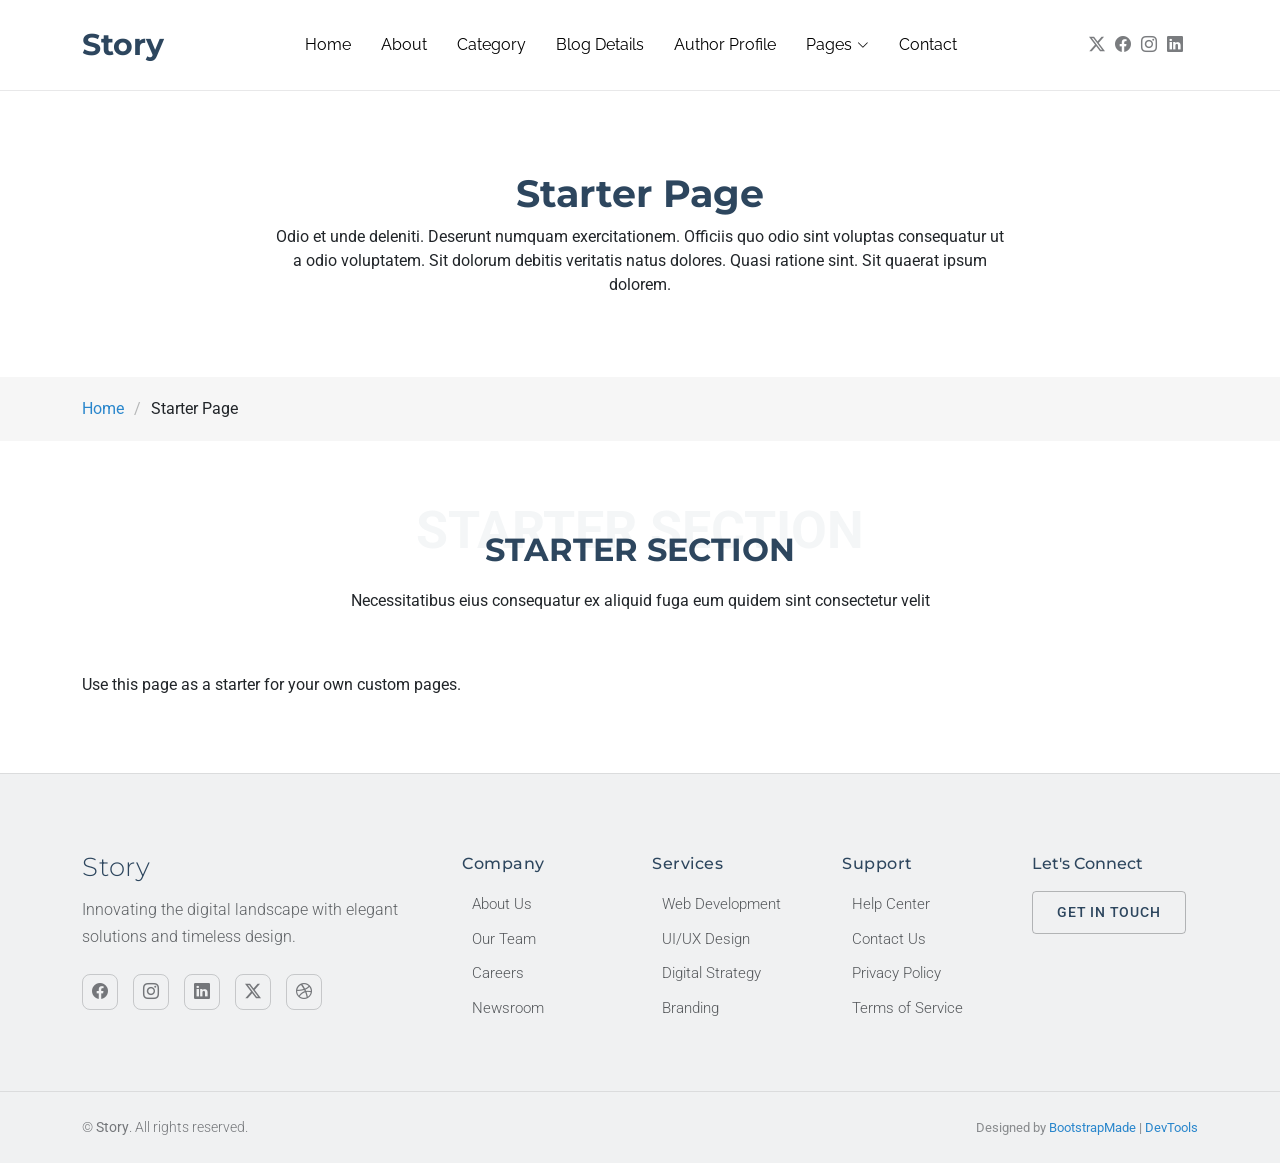
<file: starter-page.html>
<!DOCTYPE html>
<html lang="en">

<head>
  <meta charset="utf-8">
  <meta content="width=device-width, initial-scale=1.0" name="viewport">
  <title>Starter Page - Story Bootstrap Template</title>
  <meta name="description" content="">
  <meta name="keywords" content="">

  <!-- Favicons -->
  <link href="assets/img/favicon.png" rel="icon">
  <link href="assets/img/apple-touch-icon.png" rel="apple-touch-icon">

  <!-- Fonts -->
  <link href="https://fonts.googleapis.com" rel="preconnect">
  <link href="https://fonts.gstatic.com" rel="preconnect" crossorigin>
  <link href="https://fonts.googleapis.com/css2?family=Roboto:ital,wght@0,100;0,300;0,400;0,500;0,700;0,900;1,100;1,300;1,400;1,500;1,700;1,900&family=Montserrat:ital,wght@0,100;0,200;0,300;0,400;0,500;0,600;0,700;0,800;0,900;1,100;1,200;1,300;1,400;1,500;1,600;1,700;1,800;1,900&family=Raleway:ital,wght@0,100;0,200;0,300;0,400;0,500;0,600;0,700;0,800;0,900;1,100;1,200;1,300;1,400;1,500;1,600;1,700;1,800;1,900&display=swap" rel="stylesheet">

  <!-- Vendor CSS Files -->
  <link href="assets/vendor/bootstrap/css/bootstrap.min.css" rel="stylesheet">
  <link href="assets/vendor/bootstrap-icons/bootstrap-icons.css" rel="stylesheet">
  <link href="assets/vendor/aos/aos.css" rel="stylesheet">
  <link href="assets/vendor/swiper/swiper-bundle.min.css" rel="stylesheet">

  <!-- Main CSS File -->
  <link href="assets/css/main.css" rel="stylesheet">

  <!-- =======================================================
  * Template Name: Story
  * Template URL: https://bootstrapmade.com/story-bootstrap-blog-template/
  * Updated: Aug 11 2025 with Bootstrap v5.3.7
  * Author: BootstrapMade.com
  * License: https://bootstrapmade.com/license/
  ======================================================== -->
</head>

<body class="starter-page-page">

  <header id="header" class="header d-flex align-items-center position-relative">
    <div class="container position-relative d-flex align-items-center justify-content-between">

      <a href="index.html" class="logo d-flex align-items-center me-auto me-xl-0">
        <!-- Uncomment the line below if you also wish to use an image logo -->
        <!-- <img src="assets/img/logo.webp" alt=""> -->
        <h1 class="sitename">Story</h1>
      </a>

      <nav id="navmenu" class="navmenu">
        <ul>
          <li><a href="index.html">Home</a></li>
          <li><a href="about.html">About</a></li>
          <li><a href="category.html">Category</a></li>
          <li><a href="blog-details.html">Blog Details</a></li>
          <li><a href="author-profile.html">Author Profile</a></li>
          <li class="dropdown"><a href="#"><span>Pages</span> <i class="bi bi-chevron-down toggle-dropdown"></i></a>
            <ul>
              <li><a href="about.html">About</a></li>
              <li><a href="category.html">Category</a></li>
              <li><a href="blog-details.html">Blog Details</a></li>
              <li><a href="author-profile.html">Author Profile</a></li>
              <li><a href="search-results.html">Search Results</a></li>
              <li><a href="404.html">404 Not Found Page</a></li>

              <li class="dropdown"><a href="#"><span>Deep Dropdown</span> <i class="bi bi-chevron-down toggle-dropdown"></i></a>
                <ul>
                  <li><a href="#">Deep Dropdown 1</a></li>
                  <li><a href="#">Deep Dropdown 2</a></li>
                  <li><a href="#">Deep Dropdown 3</a></li>
                  <li><a href="#">Deep Dropdown 4</a></li>
                  <li><a href="#">Deep Dropdown 5</a></li>
                </ul>
              </li>
            </ul>
          </li>
          <li><a href="contact.html">Contact</a></li>
        </ul>
        <i class="mobile-nav-toggle d-xl-none bi bi-list"></i>
      </nav>

      <div class="header-social-links">
        <a href="#" class="twitter"><i class="bi bi-twitter-x"></i></a>
        <a href="#" class="facebook"><i class="bi bi-facebook"></i></a>
        <a href="#" class="instagram"><i class="bi bi-instagram"></i></a>
        <a href="#" class="linkedin"><i class="bi bi-linkedin"></i></a>
      </div>

    </div>
  </header>

  <main class="main">

    <!-- Page Title -->
    <div class="page-title">
      <div class="heading">
        <div class="container">
          <div class="row d-flex justify-content-center text-center">
            <div class="col-lg-8">
              <h1 class="heading-title">Starter Page</h1>
              <p class="mb-0">
                Odio et unde deleniti. Deserunt numquam exercitationem. Officiis quo
                odio sint voluptas consequatur ut a odio voluptatem. Sit dolorum
                debitis veritatis natus dolores. Quasi ratione sint. Sit quaerat
                ipsum dolorem.
              </p>
            </div>
          </div>
        </div>
      </div>
      <nav class="breadcrumbs">
        <div class="container">
          <ol>
            <li><a href="index.html">Home</a></li>
            <li class="current">Starter Page</li>
          </ol>
        </div>
      </nav>
    </div><!-- End Page Title -->

    <!-- Starter Section Section -->
    <section id="starter-section" class="starter-section section">

      <!-- Section Title -->
      <div class="container section-title" data-aos="fade-up">
        <span class="description-title">Starter Section</span>
        <h2>Starter Section</h2>
        <p>Necessitatibus eius consequatur ex aliquid fuga eum quidem sint consectetur velit</p>
      </div><!-- End Section Title -->

      <div class="container" data-aos="fade-up">
        <p>Use this page as a starter for your own custom pages.</p>
      </div>

    </section><!-- /Starter Section Section -->

  </main>

  <footer id="footer" class="footer position-relative light-background">

    <div class="container">
      <div class="row gy-5">

        <div class="col-lg-4">
          <div class="footer-brand">
            <a href="index.html" class="logo d-flex align-items-center mb-3">
              <span class="sitename">Story</span>
            </a>
            <p class="tagline">Innovating the digital landscape with elegant solutions and timeless design.</p>

            <div class="social-links mt-4">
              <a href="#" aria-label="Facebook"><i class="bi bi-facebook"></i></a>
              <a href="#" aria-label="Instagram"><i class="bi bi-instagram"></i></a>
              <a href="#" aria-label="LinkedIn"><i class="bi bi-linkedin"></i></a>
              <a href="#" aria-label="Twitter"><i class="bi bi-twitter-x"></i></a>
              <a href="#" aria-label="Dribbble"><i class="bi bi-dribbble"></i></a>
            </div>
          </div>
        </div>

        <div class="col-lg-6">
          <div class="footer-links-grid">
            <div class="row">
              <div class="col-6 col-md-4">
                <h5>Company</h5>
                <ul class="list-unstyled">
                  <li><a href="#">About Us</a></li>
                  <li><a href="#">Our Team</a></li>
                  <li><a href="#">Careers</a></li>
                  <li><a href="#">Newsroom</a></li>
                </ul>
              </div>
              <div class="col-6 col-md-4">
                <h5>Services</h5>
                <ul class="list-unstyled">
                  <li><a href="#">Web Development</a></li>
                  <li><a href="#">UI/UX Design</a></li>
                  <li><a href="#">Digital Strategy</a></li>
                  <li><a href="#">Branding</a></li>
                </ul>
              </div>
              <div class="col-6 col-md-4">
                <h5>Support</h5>
                <ul class="list-unstyled">
                  <li><a href="#">Help Center</a></li>
                  <li><a href="#">Contact Us</a></li>
                  <li><a href="#">Privacy Policy</a></li>
                  <li><a href="#">Terms of Service</a></li>
                </ul>
              </div>
            </div>
          </div>
        </div>

        <div class="col-lg-2">
          <div class="footer-cta">
            <h5>Let's Connect</h5>
            <a href="contact.html" class="btn btn-outline">Get in Touch</a>
          </div>
        </div>

      </div>
    </div>

    <div class="footer-bottom">
      <div class="container">
        <div class="row">
          <div class="col-12">
            <div class="footer-bottom-content">
              <p class="mb-0">© <strong>Story</strong>. All rights reserved.</p>
              <div class="credits">
                <!-- All the links in the footer should remain intact. -->
                <!-- You can delete the links only if you've purchased the pro version. -->
                <!-- Licensing information: https://bootstrapmade.com/license/ -->
                <!-- Purchase the pro version with working PHP/AJAX contact form: [buy-url] -->
                Designed by <a href="https://bootstrapmade.com/">BootstrapMade</a> | <a href="https://bootstrapmade.com/tools/">DevTools</a>
              </div>
            </div>
          </div>
        </div>
      </div>
    </div>

  </footer>

  <!-- Scroll Top -->
  <a href="#" id="scroll-top" class="scroll-top d-flex align-items-center justify-content-center"><i class="bi bi-arrow-up-short"></i></a>

  <!-- Preloader -->
  <div id="preloader"></div>

  <!-- Vendor JS Files -->
  <script src="assets/vendor/bootstrap/js/bootstrap.bundle.min.js"></script>
  <script src="assets/vendor/php-email-form/validate.js"></script>
  <script src="assets/vendor/aos/aos.js"></script>
  <script src="assets/vendor/swiper/swiper-bundle.min.js"></script>
  <script src="assets/vendor/purecounter/purecounter_vanilla.js"></script>

  <!-- Main JS File -->
  <script src="assets/js/main.js"></script>

</body>

</html>
</file>
<file: assets/css/yangko-modern.css>
/* ==========================================================================
   YANGKO GIANT - MODERN ELEVATED STYLE SYSTEM
   Tradisi Kelezatan Khas Yogyakarta Sejak 2012
   ========================================================================== */

@import url('https://fonts.googleapis.com/css2?family=Plus+Jakarta+Sans:ital,wght@0,300;0,400;0,500;0,600;0,700;0,800;1,400&family=Playfair+Display:ital,wght@0,600;0,700;0,800;1,600&display=swap');

:root {
  --yk-primary: #85441d;
  --yk-primary-dark: #5e2e11;
  --yk-primary-light: #ab6233;
  --yk-accent: #d97706;
  --yk-accent-light: #f59e0b;
  --yk-bg-warm: #fcf9f5;
  --yk-bg-cream: #f7f1e9;
  --yk-surface: #ffffff;
  --yk-text: #2c1a11;
  --yk-text-muted: #6e5d53;
  --yk-border: #ede4d9;
  --yk-shadow-sm: 0 4px 12px rgba(94, 46, 17, 0.05);
  --yk-shadow-md: 0 10px 30px rgba(94, 46, 17, 0.08);
  --yk-shadow-lg: 0 20px 45px rgba(94, 46, 17, 0.12);
  --yk-radius: 16px;
  --yk-radius-sm: 10px;

  /* Override Template Main Variables */
  --default-font: "Plus Jakarta Sans", sans-serif;
  --heading-font: "Plus Jakarta Sans", sans-serif;
  --accent-color: var(--yk-primary);
  --heading-color: var(--yk-text);
  --nav-hover-color: var(--yk-primary);
}

body {
  font-family: var(--default-font);
  color: var(--yk-text);
  background-color: var(--yk-bg-warm);
  line-height: 1.7;
}

/* Typography Enhancements */
h1, h2, h3, h4, h5, h6 {
  color: var(--yk-text);
  font-weight: 700;
  letter-spacing: -0.02em;
}

.font-serif, .yk-serif {
  font-family: 'Playfair Display', Georgia, serif;
}

/* ==========================================================================
   HEADER & NAVBAR
   ========================================================================== */
.header {
  background: rgba(255, 255, 255, 0.94) !important;
  backdrop-filter: blur(14px);
  -webkit-backdrop-filter: blur(14px);
  border-bottom: 1px solid var(--yk-border);
  box-shadow: 0 4px 20px rgba(94, 46, 17, 0.04);
  padding: 14px 0;
  transition: all 0.3s ease;
}

.header .logo {
  display: flex;
  align-items: center;
  gap: 12px;
  text-decoration: none;
}

.header .logo img {
  max-height: 52px;
  width: auto;
  object-fit: contain;
  transition: transform 0.3s ease;
}

.header .logo:hover img {
  transform: scale(1.05);
}

.header .logo-text {
  display: flex;
  flex-direction: column;
}

.header .logo-text .brand-title {
  font-family: 'Playfair Display', serif;
  font-size: 1.35rem;
  font-weight: 800;
  color: var(--yk-primary-dark);
  line-height: 1.1;
  letter-spacing: 0.5px;
}

.header .logo-text .brand-subtitle {
  font-size: 0.72rem;
  text-transform: uppercase;
  letter-spacing: 1.5px;
  color: var(--yk-accent);
  font-weight: 700;
  margin-top: 2px;
}

.navmenu ul {
  display: flex;
  align-items: center;
  gap: 6px;
}

.navmenu a {
  font-size: 0.92rem;
  font-weight: 600;
  color: #4a3a31 !important;
  padding: 8px 16px !important;
  border-radius: 30px;
  transition: all 0.25s ease;
}

.navmenu a:hover,
.navmenu a.active,
.navmenu li:hover > a {
  color: var(--yk-primary) !important;
  background-color: rgba(133, 68, 29, 0.08);
}

.nav-cta-btn {
  background: linear-gradient(135deg, var(--yk-primary), var(--yk-primary-light)) !important;
  color: #ffffff !important;
  padding: 9px 20px !important;
  border-radius: 30px !important;
  box-shadow: 0 4px 15px rgba(133, 68, 29, 0.25);
  font-weight: 600 !important;
}

.nav-cta-btn:hover {
  background: linear-gradient(135deg, var(--yk-primary-dark), var(--yk-primary)) !important;
  color: #ffffff !important;
  box-shadow: 0 6px 20px rgba(133, 68, 29, 0.35);
  transform: translateY(-1px);
}

/* ==========================================================================
   BADGES & PILLS
   ========================================================================== */
.yk-badge {
  display: inline-flex;
  align-items: center;
  gap: 8px;
  background: rgba(217, 119, 6, 0.12);
  color: var(--yk-accent);
  border: 1px solid rgba(217, 119, 6, 0.25);
  padding: 6px 16px;
  border-radius: 50px;
  font-size: 0.8rem;
  font-weight: 700;
  text-transform: uppercase;
  letter-spacing: 1.2px;
  margin-bottom: 14px;
}

.yk-badge i {
  font-size: 0.95rem;
}

/* ==========================================================================
   BUTTONS
   ========================================================================== */
.btn-yk-primary {
  background: linear-gradient(135deg, var(--yk-primary), var(--yk-accent));
  color: #ffffff;
  border: none;
  padding: 13px 28px;
  border-radius: 50px;
  font-weight: 600;
  font-size: 0.95rem;
  box-shadow: 0 6px 20px rgba(133, 68, 29, 0.22);
  transition: all 0.3s ease;
  display: inline-flex;
  align-items: center;
  gap: 10px;
  text-decoration: none;
}

.btn-yk-primary:hover {
  background: linear-gradient(135deg, var(--yk-primary-dark), var(--yk-primary));
  color: #ffffff;
  transform: translateY(-2px);
  box-shadow: 0 10px 25px rgba(133, 68, 29, 0.32);
}

.btn-yk-outline {
  background: transparent;
  color: var(--yk-primary);
  border: 2px solid var(--yk-primary);
  padding: 11px 26px;
  border-radius: 50px;
  font-weight: 600;
  font-size: 0.95rem;
  transition: all 0.3s ease;
  display: inline-flex;
  align-items: center;
  gap: 10px;
  text-decoration: none;
}

.btn-yk-outline:hover {
  background: var(--yk-primary);
  color: #ffffff;
  transform: translateY(-2px);
  box-shadow: 0 6px 20px rgba(133, 68, 29, 0.2);
}

/* ==========================================================================
   HERO BANNER
   ========================================================================== */
.blog-hero {
  position: relative;
  overflow: hidden;
}

.blog-hero-item {
  position: relative;
  min-height: 520px;
  max-height: 600px;
  display: flex;
  align-items: center;
  overflow: hidden;
}

.blog-hero-item img {
  position: absolute;
  top: 0;
  left: 0;
  width: 100%;
  height: 100%;
  object-fit: cover;
  filter: brightness(0.68) saturate(1.15);
  transition: transform 8s ease;
}

.swiper-slide-active .blog-hero-item img {
  transform: scale(1.06);
}

.blog-hero-content {
  position: relative;
  z-index: 2;
  color: #ffffff;
  max-width: 780px;
  margin: 0 auto;
  text-align: center;
  padding: 60px 24px;
}

.blog-hero-content h1 {
  font-family: 'Playfair Display', serif;
  font-size: 3rem;
  font-weight: 800;
  color: #ffffff;
  line-height: 1.2;
  margin-bottom: 18px;
  text-shadow: 0 4px 18px rgba(0, 0, 0, 0.4);
}

.blog-hero-content p {
  font-size: 1.15rem;
  color: rgba(255, 255, 255, 0.92);
  margin-bottom: 28px;
  text-shadow: 0 2px 10px rgba(0, 0, 0, 0.4);
}

.hero-actions {
  display: flex;
  gap: 16px;
  justify-content: center;
  flex-wrap: wrap;
}

/* ==========================================================================
   FEATURE CARDS & GRIDS
   ========================================================================== */
.yk-card {
  background: var(--yk-surface);
  border: 1px solid var(--yk-border);
  border-radius: var(--yk-radius);
  padding: 32px 28px;
  box-shadow: var(--yk-shadow-sm);
  transition: all 0.35s ease;
  height: 100%;
  position: relative;
  overflow: hidden;
}

.yk-card:hover {
  transform: translateY(-6px);
  box-shadow: var(--yk-shadow-lg);
  border-color: rgba(133, 68, 29, 0.3);
}

.yk-card-icon {
  width: 58px;
  height: 58px;
  border-radius: 14px;
  background: linear-gradient(135deg, rgba(133, 68, 29, 0.12), rgba(217, 119, 6, 0.18));
  color: var(--yk-primary);
  display: flex;
  align-items: center;
  justify-content: center;
  font-size: 1.6rem;
  margin-bottom: 20px;
  transition: all 0.3s ease;
}

.yk-card:hover .yk-card-icon {
  background: linear-gradient(135deg, var(--yk-primary), var(--yk-accent));
  color: #ffffff;
  transform: rotate(-6deg) scale(1.08);
}

.yk-card h4 {
  font-size: 1.25rem;
  font-weight: 700;
  margin-bottom: 12px;
}

.yk-card p {
  color: var(--yk-text-muted);
  font-size: 0.95rem;
  line-height: 1.65;
  margin-bottom: 0;
}

/* ==========================================================================
   TIMELINE (PROSES 14 TAHAP & SEJARAH)
   ========================================================================== */
.yk-timeline {
  position: relative;
  padding: 20px 0;
}

.yk-timeline::before {
  content: '';
  position: absolute;
  top: 0;
  bottom: 0;
  left: 24px;
  width: 3px;
  background: linear-gradient(to bottom, var(--yk-accent), var(--yk-primary), var(--yk-border));
  border-radius: 3px;
}

.yk-timeline-item {
  position: relative;
  padding-left: 65px;
  margin-bottom: 28px;
}

.yk-timeline-item:last-child {
  margin-bottom: 0;
}

.yk-timeline-step {
  position: absolute;
  left: 10px;
  top: 0;
  width: 32px;
  height: 32px;
  border-radius: 50%;
  background: var(--yk-primary);
  color: #ffffff;
  font-weight: 700;
  font-size: 0.82rem;
  display: flex;
  align-items: center;
  justify-content: center;
  box-shadow: 0 0 0 5px var(--yk-bg-warm);
}

.yk-timeline-content {
  background: var(--yk-surface);
  border: 1px solid var(--yk-border);
  border-radius: var(--yk-radius-sm);
  padding: 16px 22px;
  box-shadow: var(--yk-shadow-sm);
  transition: all 0.25s ease;
}

.yk-timeline-content:hover {
  border-color: var(--yk-primary-light);
  transform: translateX(4px);
  box-shadow: var(--yk-shadow-md);
}

.yk-timeline-content h5 {
  font-size: 1.05rem;
  font-weight: 700;
  margin-bottom: 4px;
  color: var(--yk-primary-dark);
}

.yk-timeline-content p {
  font-size: 0.9rem;
  color: var(--yk-text-muted);
  margin-bottom: 0;
}

/* ==========================================================================
   INTERACTIVE PRODUCT CATALOG STYLING
   ========================================================================== */
.yangko-catalog-wrapper {
  padding: 70px 0;
}

.yk-catalog-box {
  background: var(--yk-surface);
  border: 1px solid var(--yk-border);
  border-radius: 24px;
  padding: 48px 40px;
  box-shadow: var(--yk-shadow-md);
}

.yk-product-display {
  display: flex;
  flex-direction: column;
  align-items: center;
  text-align: center;
}

.yk-plate-wrapper {
  width: 320px;
  height: 320px;
  border-radius: 50%;
  background: radial-gradient(circle at 35% 35%, #fceddb, #e8cca4 60%, #c49c68 100%);
  box-shadow: 0 22px 45px rgba(94, 46, 17, 0.16), inset 0 0 30px rgba(94, 46, 17, 0.18);
  display: flex;
  align-items: center;
  justify-content: center;
  margin: 15px auto 25px;
  padding: 24px;
  position: relative;
  transition: transform 0.4s ease;
}

.yk-plate-wrapper:hover {
  transform: scale(1.02);
}

.yk-plate-wrapper .product-img {
  width: 250px;
  height: 250px;
  object-fit: cover;
  border-radius: 50%;
  box-shadow: 0 10px 25px rgba(0, 0, 0, 0.18);
  transition: all 0.4s ease;
}

.yk-plate-wrapper:hover .product-img {
  transform: scale(1.04) rotate(1.5deg);
}

.yk-swatches {
  display: flex;
  gap: 12px;
  flex-wrap: wrap;
  justify-content: center;
  margin-top: 8px;
}

.swatch-btn {
  background: #ffffff;
  border: 2px solid var(--yk-border);
  border-radius: 50%;
  padding: 4px;
  cursor: pointer;
  transition: all 0.25s ease;
  width: 48px;
  height: 48px;
  display: flex;
  align-items: center;
  justify-content: center;
  position: relative;
}

.swatch-btn:hover {
  transform: translateY(-2px);
  border-color: var(--yk-primary);
}

.swatch-btn.active {
  border-color: var(--yk-primary);
  box-shadow: 0 0 0 3px rgba(133, 68, 29, 0.2);
  transform: scale(1.1);
}

.swatch-inner {
  width: 36px;
  height: 36px;
  border-radius: 50%;
  display: flex;
  align-items: center;
  justify-content: center;
}

.swatch-core {
  width: 14px;
  height: 14px;
  border-radius: 50%;
  border: 1px solid rgba(255, 255, 255, 0.8);
}

.yk-tabs {
  display: flex;
  gap: 10px;
  border-bottom: 2px solid var(--yk-border);
  padding-bottom: 12px;
  margin-bottom: 24px;
}

.yk-tab-btn {
  background: transparent;
  border: none;
  font-weight: 700;
  font-size: 1.05rem;
  color: #8c786c;
  padding: 6px 16px;
  border-radius: 30px;
  cursor: pointer;
  transition: all 0.25s ease;
}

.yk-tab-btn.active {
  color: var(--yk-primary);
  background: rgba(133, 68, 29, 0.09);
}

.yk-specs-table {
  width: 100%;
  margin-top: 24px;
  border-collapse: separate;
  border-spacing: 0;
  border-radius: 12px;
  overflow: hidden;
  border: 1px solid var(--yk-border);
}

.yk-specs-table td {
  padding: 12px 18px;
  font-size: 0.92rem;
  border-bottom: 1px solid var(--yk-border);
}

.yk-specs-table tr:last-child td {
  border-bottom: none;
}

.yk-specs-table td:first-child {
  font-weight: 600;
  color: var(--yk-primary-dark);
  background: rgba(247, 241, 233, 0.6);
  width: 38%;
}

/* ==========================================================================
   FOOTER
   ========================================================================== */
.footer {
  background: #231610 !important;
  color: #dfd5cf !important;
  padding: 65px 0 25px !important;
  border-top: 4px solid var(--yk-primary);
}

.footer h4, .footer h5 {
  color: #ffffff !important;
  font-weight: 700;
  margin-bottom: 20px;
}

.footer a {
  color: #c9b9b0 !important;
  text-decoration: none;
  transition: all 0.2s ease;
}

.footer a:hover {
  color: var(--yk-accent-light) !important;
  padding-left: 4px;
}

.footer .social-links a {
  display: inline-flex;
  align-items: center;
  justify-content: center;
  width: 40px;
  height: 40px;
  border-radius: 50%;
  background: rgba(255, 255, 255, 0.08);
  color: #ffffff !important;
  margin-right: 8px;
  transition: all 0.3s ease;
}

.footer .social-links a:hover {
  background: var(--yk-primary);
  color: #ffffff !important;
  transform: translateY(-3px);
  padding-left: 0;
}

.footer-bottom {
  border-top: 1px solid rgba(255, 255, 255, 0.08);
  margin-top: 45px;
  padding-top: 25px;
  font-size: 0.88rem;
  color: #a39187;
}

/* ==========================================================================
   RESPONSIVE TOUCHUPS
   ========================================================================== */
@media (max-width: 991px) {
  .blog-hero-content h1 {
    font-size: 2.2rem;
  }
  .yk-plate-wrapper {
    width: 270px;
    height: 270px;
  }
  .yk-plate-wrapper .product-img {
    width: 210px;
    height: 210px;
  }
}

@media (max-width: 767px) {
  .blog-hero-item {
    min-height: 420px;
  }
  .blog-hero-content h1 {
    font-size: 1.8rem;
  }
  .yk-catalog-box {
    padding: 28px 18px;
  }
}
</file>
<file: assets/css/main.css>
/**
* Template Name: Story
* Template URL: https://bootstrapmade.com/story-bootstrap-blog-template/
* Updated: Aug 11 2025 with Bootstrap v5.3.7
* Author: BootstrapMade.com
* License: https://bootstrapmade.com/license/
*/

@charset "UTF-8";

/*--------------------------------------------------------------
# Font & Color Variables
# Help: https://bootstrapmade.com/color-system/
--------------------------------------------------------------*/
/* Fonts */
:root {
  --default-font: "Roboto",  system-ui, -apple-system, "Segoe UI", Roboto, "Helvetica Neue", Arial, "Noto Sans", "Liberation Sans", sans-serif, "Apple Color Emoji", "Segoe UI Emoji", "Segoe UI Symbol", "Noto Color Emoji";
  --heading-font: "Montserrat",  sans-serif;
  --nav-font: "Raleway",  sans-serif;
}

/* Global Colors - The following color variables are used throughout the website. Updating them here will change the color scheme of the entire website */
:root { 
  --background-color: #ffffff; /* Background color for the entire website, including individual sections */
  --default-color: #212529; /* Default color used for the majority of the text content across the entire website */
  --heading-color: #2d465e; /* Color for headings, subheadings and title throughout the website */
  --accent-color: #2986cc; /* Accent color that represents your brand on the website. It's used for buttons, links, and other elements that need to stand out */
  --surface-color: #ffffff; /* The surface color is used as a background of boxed elements within sections, such as cards, icon boxes, or other elements that require a visual separation from the global background. */
  --contrast-color: #ffffff; /* Contrast color for text, ensuring readability against backgrounds of accent, heading, or default colors. */
}

/* Nav Menu Colors - The following color variables are used specifically for the navigation menu. They are separate from the global colors to allow for more customization options */
:root {
  --nav-color: #000000;  /* The default color of the main navmenu links */
  --nav-hover-color: #2986cc; /* Applied to main navmenu links when they are hovered over or active */
  --nav-mobile-background-color: #ffffff; /* Used as the background color for mobile navigation menu */
  --nav-dropdown-background-color: #ffffff; /* Used as the background color for dropdown items that appear when hovering over primary navigation items */
  --nav-dropdown-color: #212529; /* Used for navigation links of the dropdown items in the navigation menu. */
  --nav-dropdown-hover-color: #2986cc; /* Similar to --nav-hover-color, this color is applied to dropdown navigation links when they are hovered over. */
}

/* Color Presets - These classes override global colors when applied to any section or element, providing reuse of the sam color scheme. */

.light-background {
  --background-color: #f0f1f2;
  --surface-color: #ffffff;
}

.dark-background {
  --background-color: #060606;
  --default-color: #ffffff;
  --heading-color: #ffffff;
  --surface-color: #252525;
  --contrast-color: #ffffff;
}

/* Smooth scroll */
:root {
  scroll-behavior: smooth;
}

/*--------------------------------------------------------------
# General Styling & Shared Classes
--------------------------------------------------------------*/
body {
  color: var(--default-color);
  background-color: var(--background-color);
  font-family: var(--default-font);
}

a {
  color: var(--accent-color);
  text-decoration: none;
  transition: 0.3s;
}

a:hover {
  color: color-mix(in srgb, var(--accent-color), transparent 25%);
  text-decoration: none;
}

h1,
h2,
h3,
h4,
h5,
h6 {
  color: var(--heading-color);
  font-family: var(--heading-font);
}

/* PHP Email Form Messages
------------------------------*/
.php-email-form .error-message {
  display: none;
  background: #df1529;
  color: #ffffff;
  text-align: left;
  padding: 15px;
  margin-bottom: 24px;
  font-weight: 600;
}

.php-email-form .sent-message {
  display: none;
  color: #ffffff;
  background: #059652;
  text-align: center;
  padding: 15px;
  margin-bottom: 24px;
  font-weight: 600;
}

.php-email-form .loading {
  display: none;
  background: var(--surface-color);
  text-align: center;
  padding: 15px;
  margin-bottom: 24px;
}

.php-email-form .loading:before {
  content: "";
  display: inline-block;
  border-radius: 50%;
  width: 24px;
  height: 24px;
  margin: 0 10px -6px 0;
  border: 3px solid var(--accent-color);
  border-top-color: var(--surface-color);
  animation: php-email-form-loading 1s linear infinite;
}

@keyframes php-email-form-loading {
  0% {
    transform: rotate(0deg);
  }

  100% {
    transform: rotate(360deg);
  }
}

/*--------------------------------------------------------------
# Global Header
--------------------------------------------------------------*/
.header {
  color: var(--default-color);
  background-color: var(--background-color);
  padding: 15px 0;
  transition: all 0.5s;
  z-index: 997;
}

.header .logo {
  line-height: 1;
}

.header .logo img {
  max-height: 36px;
  margin-right: 8px;
}

.header .logo h1 {
  font-size: 30px;
  margin: 0;
  font-weight: 700;
  color: var(--heading-color);
}

.header .header-social-links {
  padding-right: 15px;
}

.header .header-social-links a {
  color: color-mix(in srgb, var(--default-color), transparent 40%);
  padding-left: 6px;
  display: inline-block;
  transition: 0.3s;
  font-size: 16px;
}

.header .header-social-links a:hover {
  color: var(--accent-color);
}

.header .header-social-links a i {
  line-height: 0px;
}

@media (max-width: 1200px) {
  .header .logo {
    order: 1;
  }

  .header .header-social-links {
    order: 2;
  }

  .header .navmenu {
    order: 3;
  }
}

.scrolled .header {
  box-shadow: 0px 0 18px rgba(0, 0, 0, 0.1);
}

/*--------------------------------------------------------------
# Navigation Menu
--------------------------------------------------------------*/
/* Navmenu - Desktop */
@media (min-width: 1200px) {
  .navmenu {
    padding: 0;
  }

  .navmenu ul {
    margin: 0;
    padding: 0;
    display: flex;
    list-style: none;
    align-items: center;
  }

  .navmenu li {
    position: relative;
  }

  .navmenu a,
  .navmenu a:focus {
    color: var(--nav-color);
    padding: 18px 15px;
    font-size: 16px;
    font-family: var(--nav-font);
    font-weight: 400;
    display: flex;
    align-items: center;
    justify-content: space-between;
    white-space: nowrap;
    transition: 0.3s;
  }

  .navmenu a i,
  .navmenu a:focus i {
    font-size: 12px;
    line-height: 0;
    margin-left: 5px;
    transition: 0.3s;
  }

  .navmenu li:last-child a {
    padding-right: 0;
  }

  .navmenu li:hover>a,
  .navmenu .active,
  .navmenu .active:focus {
    color: var(--nav-hover-color);
  }

  .navmenu .dropdown ul {
    margin: 0;
    padding: 10px 0;
    background: var(--nav-dropdown-background-color);
    display: block;
    position: absolute;
    visibility: hidden;
    left: 14px;
    top: 130%;
    opacity: 0;
    transition: 0.3s;
    border-radius: 4px;
    z-index: 99;
    box-shadow: 0px 0px 30px rgba(0, 0, 0, 0.1);
  }

  .navmenu .dropdown ul li {
    min-width: 200px;
  }

  .navmenu .dropdown ul a {
    padding: 10px 20px;
    font-size: 15px;
    text-transform: none;
    color: var(--nav-dropdown-color);
  }

  .navmenu .dropdown ul a i {
    font-size: 12px;
  }

  .navmenu .dropdown ul a:hover,
  .navmenu .dropdown ul .active:hover,
  .navmenu .dropdown ul li:hover>a {
    color: var(--nav-dropdown-hover-color);
  }

  .navmenu .dropdown:hover>ul {
    opacity: 1;
    top: 100%;
    visibility: visible;
  }

  .navmenu .dropdown .dropdown ul {
    top: 0;
    left: -90%;
    visibility: hidden;
  }

  .navmenu .dropdown .dropdown:hover>ul {
    opacity: 1;
    top: 0;
    left: -100%;
    visibility: visible;
  }
}

/* Navmenu - Mobile */
@media (max-width: 1199px) {
  .mobile-nav-toggle {
    background-color: color-mix(in srgb, var(--default-color) 10%, white 15%);
    color: var(--nav-color);
    font-size: 24px;
    line-height: 0;
    margin-right: 10px;
    cursor: pointer;
    padding: 5px;
    border-radius: 4px;
    transition: color 0.2s;
  }

  .mobile-nav-toggle:hover {
    background-color: var(--accent-color);
    color: var(--contrast-color);
  }

  .navmenu {
    padding: 0;
    z-index: 9997;
  }

  .navmenu ul {
    display: none;
    list-style: none;
    position: absolute;
    inset: 60px 20px 20px 20px;
    padding: 10px 0;
    margin: 0;
    border-radius: 6px;
    background-color: var(--nav-mobile-background-color);
    overflow-y: auto;
    transition: 0.3s;
    z-index: 9998;
    box-shadow: 0px 0px 30px rgba(0, 0, 0, 0.1);
  }

  .navmenu a,
  .navmenu a:focus {
    color: var(--nav-dropdown-color);
    padding: 10px 20px;
    font-family: var(--nav-font);
    font-size: 17px;
    font-weight: 500;
    display: flex;
    align-items: center;
    justify-content: space-between;
    white-space: nowrap;
    transition: 0.3s;
  }

  .navmenu a i,
  .navmenu a:focus i {
    font-size: 12px;
    line-height: 0;
    margin-left: 5px;
    width: 30px;
    height: 30px;
    display: flex;
    align-items: center;
    justify-content: center;
    border-radius: 50%;
    transition: 0.3s;
    background-color: color-mix(in srgb, var(--accent-color), transparent 90%);
  }

  .navmenu a i:hover,
  .navmenu a:focus i:hover {
    background-color: var(--accent-color);
    color: var(--contrast-color);
  }

  .navmenu a:hover,
  .navmenu .active,
  .navmenu .active:focus {
    color: var(--nav-dropdown-hover-color);
  }

  .navmenu .active i,
  .navmenu .active:focus i {
    background-color: var(--accent-color);
    color: var(--contrast-color);
    transform: rotate(180deg);
  }

  .navmenu .dropdown ul {
    position: static;
    display: none;
    z-index: 99;
    padding: 10px 0;
    margin: 10px 20px;
    background-color: var(--nav-dropdown-background-color);
    border: 1px solid color-mix(in srgb, var(--default-color), transparent 90%);
    box-shadow: none;
    transition: all 0.5s ease-in-out;
  }

  .navmenu .dropdown ul ul {
    background-color: rgba(33, 37, 41, 0.1);
  }

  .navmenu .dropdown>.dropdown-active {
    display: block;
    background-color: rgba(33, 37, 41, 0.03);
  }

  .mobile-nav-active {
    overflow: hidden;
  }

  .mobile-nav-active .mobile-nav-toggle {
    color: #fff;
    position: absolute;
    font-size: 32px;
    top: 15px;
    right: 15px;
    margin-right: 0;
    z-index: 9999;
  }

  .mobile-nav-active .navmenu {
    position: fixed;
    overflow: hidden;
    inset: 0;
    background: rgba(33, 37, 41, 0.8);
    transition: 0.3s;
  }

  .mobile-nav-active .navmenu>ul {
    display: block;
  }
}

/*--------------------------------------------------------------
# Global Footer
--------------------------------------------------------------*/
.footer {
  color: var(--default-color);
  background: var(--background-color);
  font-size: 15px;
  padding: 80px 0 0;
  position: relative;
  border-top: 1px solid color-mix(in srgb, var(--default-color), transparent 90%);
}

.footer .footer-brand h1,
.footer .footer-brand .logo {
  margin: 0;
  line-height: 1;
  font-weight: 300;
}

.footer .footer-brand h1 .sitename,
.footer .footer-brand .logo .sitename {
  font-family: var(--heading-font);
  font-size: 26px;
  letter-spacing: 0.8px;
  color: var(--heading-color);
}

.footer .footer-brand .tagline {
  color: color-mix(in srgb, var(--default-color), transparent 30%);
  font-size: 16px;
  line-height: 1.7;
  font-weight: 300;
  margin: 12px 0 0;
}

.footer .social-links {
  display: flex;
  gap: 15px;
  margin-top: 20px;
}

.footer .social-links a {
  display: flex;
  align-items: center;
  justify-content: center;
  width: 36px;
  height: 36px;
  border-radius: 8px;
  background-color: transparent;
  color: color-mix(in srgb, var(--default-color), transparent 40%);
  transition: all 0.3s ease;
  text-decoration: none;
  border: 1px solid color-mix(in srgb, var(--default-color), transparent 80%);
}

.footer .social-links a:hover {
  background-color: var(--accent-color);
  color: var(--contrast-color);
  transform: translateY(-3px);
  border-color: var(--accent-color);
}

.footer .social-links a i {
  font-size: 16px;
}

.footer .footer-links-grid h5 {
  color: var(--heading-color);
  font-size: 16px;
  font-weight: 500;
  margin-bottom: 20px;
  font-family: var(--heading-font);
  letter-spacing: 0.5px;
}

.footer .footer-links-grid ul {
  list-style: none;
  padding: 0;
  margin: 0;
}

.footer .footer-links-grid ul li {
  margin-bottom: 12px;
}

.footer .footer-links-grid ul li a {
  color: color-mix(in srgb, var(--default-color), transparent 25%);
  text-decoration: none;
  font-size: 15px;
  font-weight: 300;
  transition: all 0.3s ease;
  position: relative;
  padding-left: 10px;
}

.footer .footer-links-grid ul li a::before {
  content: "→";
  position: absolute;
  left: 0;
  opacity: 0;
  transition: all 0.3s ease;
  color: var(--accent-color);
}

.footer .footer-links-grid ul li a:hover {
  color: var(--accent-color);
  padding-left: 16px;
}

.footer .footer-links-grid ul li a:hover::before {
  opacity: 1;
}

.footer .footer-cta h5 {
  color: var(--heading-color);
  font-size: 16px;
  font-weight: 500;
  margin-bottom: 18px;
  font-family: var(--heading-font);
}

.footer .footer-cta .btn-outline {
  background: transparent;
  color: var(--heading-color);
  border: 1px solid color-mix(in srgb, var(--default-color), transparent 70%);
  padding: 10px 24px;
  font-size: 14px;
  font-weight: 500;
  border-radius: 4px;
  transition: all 0.3s ease;
  text-transform: uppercase;
  letter-spacing: 0.8px;
}

.footer .footer-cta .btn-outline:hover {
  background: var(--accent-color);
  color: var(--contrast-color);
  border-color: var(--accent-color);
  transform: translateY(-2px);
}

.footer .footer-bottom {
  margin-top: 60px;
  padding: 25px 0;
  border-top: 1px solid color-mix(in srgb, var(--default-color), transparent 90%);
}

.footer .footer-bottom .footer-bottom-content {
  display: flex;
  justify-content: space-between;
  align-items: center;
}

@media (max-width: 768px) {
  .footer .footer-bottom .footer-bottom-content {
    flex-direction: column;
    gap: 15px;
    text-align: center;
  }
}

.footer .footer-bottom .footer-bottom-content p {
  margin: 0;
  color: color-mix(in srgb, var(--default-color), transparent 40%);
  font-size: 14px;
  font-weight: 300;
}

.footer .footer-bottom .footer-bottom-content p .sitename {
  color: var(--heading-color);
  font-weight: 500;
}

.footer .footer-bottom .footer-bottom-content .credits {
  font-size: 13px;
  color: color-mix(in srgb, var(--default-color), transparent 50%);
}

.footer .footer-bottom .footer-bottom-content .credits a {
  color: var(--accent-color);
  text-decoration: none;
  font-weight: 400;
}

.footer .footer-bottom .footer-bottom-content .credits a:hover {
  text-decoration: underline;
}

@media (max-width: 991px) {
  .footer .footer-links-grid {
    margin-bottom: 30px;
  }

  .footer .footer-cta {
    text-align: center;
  }
}

@media (max-width: 768px) {
  .footer {
    padding: 60px 0 0;
  }

  .footer .row {
    text-align: center;
  }

  .footer .footer-brand,
  .footer .footer-links-grid,
  .footer .footer-cta {
    margin-bottom: 40px;
  }

  .footer .footer-links-grid .col-6 {
    margin-bottom: 30px;
  }

  .footer .footer-links-grid h5 {
    text-align: left;
  }

  .footer .footer-links-grid ul {
    text-align: left;
    display: inline-block;
  }
}

/*--------------------------------------------------------------
# Preloader
--------------------------------------------------------------*/
#preloader {
  position: fixed;
  inset: 0;
  z-index: 999999;
  overflow: hidden;
  background: var(--background-color);
  transition: all 0.6s ease-out;
}

#preloader:before {
  content: "";
  position: fixed;
  top: calc(50% - 30px);
  left: calc(50% - 30px);
  border: 6px solid #ffffff;
  border-color: var(--accent-color) transparent var(--accent-color) transparent;
  border-radius: 50%;
  width: 60px;
  height: 60px;
  animation: animate-preloader 1.5s linear infinite;
}

@keyframes animate-preloader {
  0% {
    transform: rotate(0deg);
  }

  100% {
    transform: rotate(360deg);
  }
}

/*--------------------------------------------------------------
# Scroll Top Button
--------------------------------------------------------------*/
.scroll-top {
  position: fixed;
  visibility: hidden;
  opacity: 0;
  right: 15px;
  bottom: -15px;
  z-index: 99999;
  background-color: var(--accent-color);
  width: 44px;
  height: 44px;
  border-radius: 50px;
  transition: all 0.4s;
}

.scroll-top i {
  font-size: 24px;
  color: var(--contrast-color);
  line-height: 0;
}

.scroll-top:hover {
  background-color: color-mix(in srgb, var(--accent-color), transparent 20%);
  color: var(--contrast-color);
}

.scroll-top.active {
  visibility: visible;
  opacity: 1;
  bottom: 15px;
}

/*--------------------------------------------------------------
# Disable aos animation delay on mobile devices
--------------------------------------------------------------*/
@media screen and (max-width: 768px) {
  [data-aos-delay] {
    transition-delay: 0 !important;
  }
}

/*--------------------------------------------------------------
# Global Page Titles & Breadcrumbs
--------------------------------------------------------------*/
.page-title {
  color: var(--default-color);
  background-color: var(--background-color);
  position: relative;
}

.page-title .heading {
  padding: 80px 0;
  border-top: 1px solid color-mix(in srgb, var(--default-color), transparent 90%);
}

.page-title .heading h1 {
  font-size: 38px;
  font-weight: 700;
}

.page-title nav {
  background-color: color-mix(in srgb, var(--default-color), transparent 96%);
  padding: 20px 0;
}

.page-title nav ol {
  display: flex;
  flex-wrap: wrap;
  list-style: none;
  padding: 0;
  margin: 0;
  font-size: 16px;
  font-weight: 400;
}

.page-title nav ol li+li {
  padding-left: 10px;
}

.page-title nav ol li+li::before {
  content: "/";
  display: inline-block;
  padding-right: 10px;
  color: color-mix(in srgb, var(--default-color), transparent 70%);
}

/*--------------------------------------------------------------
# Global Sections
--------------------------------------------------------------*/
section,
.section {
  color: var(--default-color);
  background-color: var(--background-color);
  padding: 60px 0;
  scroll-margin-top: 90px;
  overflow: clip;
}

@media (max-width: 1199px) {

  section,
  .section {
    scroll-margin-top: 66px;
  }
}

/*--------------------------------------------------------------
# Global Section Titles
--------------------------------------------------------------*/
.section-title {
  text-align: center;
  padding: 30px 0;
  margin-bottom: 30px;
  position: relative;
}

.section-title h2 {
  font-size: 32px;
  font-weight: 700;
  text-transform: uppercase;
  margin-bottom: 20px;
  padding-bottom: 0;
  position: relative;
  z-index: 2;
}

.section-title span {
  position: absolute;
  top: 4px;
  color: color-mix(in srgb, var(--heading-color), transparent 95%);
  left: 0;
  right: 0;
  z-index: 1;
  font-weight: 700;
  font-size: 52px;
  text-transform: uppercase;
  line-height: 1;
}

.section-title p {
  margin-bottom: 0;
  position: relative;
  z-index: 2;
}

@media (max-width: 575px) {
  .section-title h2 {
    font-size: 28px;
    margin-bottom: 15px;
  }

  .section-title span {
    font-size: 38px;
  }
}

/*--------------------------------------------------------------
# Blog Hero Section
--------------------------------------------------------------*/
.blog-hero {
  padding: 0;
}

.blog-hero .blog-hero-slider {
  position: relative;
  overflow: hidden;
}

.blog-hero .blog-hero-item {
  position: relative;
  height: 80vh;
  min-height: 600px;
}

.blog-hero .blog-hero-item img {
  width: 100%;
  height: 100%;
  object-fit: cover;
}

.blog-hero .blog-hero-item::after {
  content: "";
  position: absolute;
  inset: 0;
  background: linear-gradient(0deg, rgba(0, 0, 0, 0.7) 0%, rgba(0, 0, 0, 0.4) 50%, rgba(0, 0, 0, 0.1) 100%);
}

.blog-hero .blog-hero-content {
  position: absolute;
  top: 50%;
  left: 50%;
  transform: translate(-50%, -50%);
  z-index: 2;
  padding: 60px;
  color: var(--contrast-color);
  text-align: center;
  max-width: 800px;
  width: 100%;
}

.blog-hero .blog-hero-content .category {
  display: inline-block;
  background-color: var(--accent-color);
  color: var(--contrast-color);
  padding: 6px 16px;
  border-radius: 4px;
  font-size: 14px;
  font-weight: 500;
  margin-bottom: 20px;
  text-transform: uppercase;
  letter-spacing: 1px;
}

.blog-hero .blog-hero-content h1 {
  color: var(--contrast-color);
  font-size: 48px;
  font-weight: 700;
  margin-bottom: 20px;
  line-height: 1.2;
}

@media (max-width: 991px) {
  .blog-hero .blog-hero-content h1 {
    font-size: 36px;
  }
}

@media (max-width: 767px) {
  .blog-hero .blog-hero-content h1 {
    font-size: 28px;
  }
}

.blog-hero .blog-hero-content .meta {
  margin-bottom: 30px;
  font-size: 14px;
}

.blog-hero .blog-hero-content .meta span {
  display: inline-block;
  margin-right: 20px;
  color: color-mix(in srgb, var(--contrast-color), transparent 20%);
}

.blog-hero .blog-hero-content .meta span:last-child {
  margin-right: 0;
}

.blog-hero .blog-hero-content .meta span a {
  color: var(--contrast-color);
  font-weight: 600;
}

.blog-hero .blog-hero-content .meta span a:hover {
  color: var(--accent-color);
}

@media (max-width: 767px) {
  .blog-hero .blog-hero-content .meta span {
    display: block;
    margin: 0 0 10px 0;
  }
}

.blog-hero .blog-hero-content .read-more {
  display: inline-flex;
  align-items: center;
  color: var(--contrast-color);
  font-weight: 500;
}

.blog-hero .blog-hero-content .read-more i {
  margin-left: 8px;
  transition: transform 0.3s ease;
}

.blog-hero .blog-hero-content .read-more:hover {
  color: var(--accent-color);
}

.blog-hero .blog-hero-content .read-more:hover i {
  transform: translateX(5px);
}

@media (max-width: 767px) {
  .blog-hero .blog-hero-content {
    padding: 30px;
  }
}

.blog-hero .swiper-button-prev,
.blog-hero .swiper-button-next {
  color: var(--contrast-color);
  width: 60px;
  height: 60px;
}

.blog-hero .swiper-button-prev::after,
.blog-hero .swiper-button-next::after {
  font-size: 32px;
}

.blog-hero .swiper-button-prev:hover,
.blog-hero .swiper-button-next:hover {
  color: var(--accent-color);
}

.blog-hero .swiper-wrapper {
  height: auto !important;
}

/*--------------------------------------------------------------
# Featured Posts Section
--------------------------------------------------------------*/
.featured-posts {
  padding: 80px 0;
  background: linear-gradient(135deg, var(--surface-color) 0%, color-mix(in srgb, var(--accent-color), transparent 95%) 100%);
}

.featured-posts .blog-posts-slider .swiper-wrapper {
  height: auto !important;
}

.featured-posts .blog-posts-slider .swiper-pagination {
  position: relative;
  margin-top: 50px;
}

.featured-posts .blog-posts-slider .swiper-pagination .swiper-pagination-bullet {
  width: 12px;
  height: 12px;
  background: color-mix(in srgb, var(--default-color), transparent 70%);
  opacity: 1;
  transition: all 0.3s ease;
}

.featured-posts .blog-posts-slider .swiper-pagination .swiper-pagination-bullet.swiper-pagination-bullet-active {
  background: var(--accent-color);
  transform: scale(1.2);
}

.featured-posts .blog-card {
  background: var(--surface-color);
  border-radius: 20px;
  overflow: hidden;
  box-shadow: 0 10px 40px color-mix(in srgb, var(--default-color), transparent 90%);
  transition: all 0.4s ease;
  height: 100%;
  display: flex;
  flex-direction: column;
}

.featured-posts .blog-card:hover {
  transform: translateY(-10px);
  box-shadow: 0 20px 60px color-mix(in srgb, var(--default-color), transparent 85%);
}

.featured-posts .blog-image {
  position: relative;
  height: 280px;
  overflow: hidden;
}

.featured-posts .blog-image img {
  width: 100%;
  height: 100%;
  object-fit: cover;
  transition: transform 0.4s ease;
}

.featured-posts .blog-image .category-badge {
  position: absolute;
  top: 20px;
  left: 20px;
  background: var(--accent-color);
  color: var(--contrast-color);
  padding: 8px 16px;
  border-radius: 20px;
  font-size: 12px;
  font-weight: 600;
  text-transform: uppercase;
  letter-spacing: 0.5px;
  z-index: 2;
}

.featured-posts .blog-image:hover img {
  transform: scale(1.05);
}

.featured-posts .blog-content {
  padding: 30px;
  flex: 1;
  display: flex;
  flex-direction: column;
}

@media (max-width: 768px) {
  .featured-posts .blog-content {
    padding: 25px;
  }
}

.featured-posts .author-info {
  display: flex;
  align-items: center;
  margin-bottom: 20px;
}

.featured-posts .author-info .author-avatar {
  width: 45px;
  height: 45px;
  border-radius: 50%;
  object-fit: cover;
  margin-right: 15px;
  border: 3px solid color-mix(in srgb, var(--accent-color), transparent 80%);
}

.featured-posts .author-info .author-details {
  display: flex;
  flex-direction: column;
}

.featured-posts .author-info .author-details .author-name {
  font-weight: 600;
  color: var(--heading-color);
  font-size: 14px;
  margin-bottom: 2px;
}

.featured-posts .author-info .author-details .publish-date {
  font-size: 13px;
  color: color-mix(in srgb, var(--default-color), transparent 40%);
}

.featured-posts h3 {
  font-size: 20px;
  font-weight: 700;
  line-height: 1.4;
  margin-bottom: 15px;
  color: var(--heading-color);
}

@media (max-width: 768px) {
  .featured-posts h3 {
    font-size: 18px;
  }
}

.featured-posts h3 a {
  color: var(--heading-color);
  transition: color 0.3s ease;
}

.featured-posts h3 a:hover {
  color: var(--accent-color);
}

.featured-posts p {
  font-size: 15px;
  line-height: 1.6;
  color: color-mix(in srgb, var(--default-color), transparent 20%);
  margin-bottom: 25px;
  flex: 1;
}

.featured-posts .blog-footer {
  display: flex;
  align-items: center;
  justify-content: space-between;
  padding-top: 20px;
  border-top: 1px solid color-mix(in srgb, var(--default-color), transparent 90%);
}

@media (max-width: 576px) {
  .featured-posts .blog-footer {
    flex-direction: column;
    gap: 15px;
    align-items: flex-start;
  }
}

.featured-posts .reading-time {
  display: flex;
  align-items: center;
  font-size: 13px;
  color: color-mix(in srgb, var(--default-color), transparent 40%);
}

.featured-posts .reading-time i {
  margin-right: 5px;
  font-size: 14px;
}

.featured-posts .btn-read-more {
  display: inline-flex;
  align-items: center;
  background: linear-gradient(45deg, var(--accent-color), color-mix(in srgb, var(--accent-color), #000 10%));
  color: var(--contrast-color);
  padding: 10px 20px;
  border-radius: 25px;
  font-size: 13px;
  font-weight: 600;
  text-transform: uppercase;
  letter-spacing: 0.5px;
  transition: all 0.3s ease;
}

.featured-posts .btn-read-more span {
  margin-right: 8px;
}

.featured-posts .btn-read-more i {
  font-size: 12px;
  transition: transform 0.3s ease;
}

.featured-posts .btn-read-more:hover {
  transform: translateX(5px);
  background: linear-gradient(45deg, color-mix(in srgb, var(--accent-color), #000 10%), var(--accent-color));
  color: var(--contrast-color);
}

.featured-posts .btn-read-more:hover i {
  transform: translateX(3px);
}

@media (max-width: 576px) {
  .featured-posts .btn-read-more {
    align-self: flex-end;
  }
}

/*--------------------------------------------------------------
# Category Section Section
--------------------------------------------------------------*/
.category-section .hero-post {
  background: var(--surface-color);
  border-radius: 20px;
  overflow: hidden;
  box-shadow: 0 10px 40px color-mix(in srgb, var(--default-color), transparent 90%);
  transition: transform 0.3s ease, box-shadow 0.3s ease;
}

.category-section .hero-post:hover {
  transform: translateY(-5px);
  box-shadow: 0 20px 60px color-mix(in srgb, var(--default-color), transparent 85%);
}

.category-section .hero-post .post-img img {
  width: 100%;
  aspect-ratio: 16/10;
  object-fit: cover;
}

.category-section .hero-post .post-content {
  padding: 30px;
}

.category-section .hero-post .author-info {
  display: flex;
  align-items: center;
  gap: 12px;
  margin-bottom: 20px;
}

.category-section .hero-post .author-info .author-avatar {
  width: 50px;
  height: 50px;
  border-radius: 50%;
  border: 3px solid var(--accent-color);
}

.category-section .hero-post .author-info .author-details {
  display: flex;
  flex-direction: column;
  gap: 2px;
}

.category-section .hero-post .author-info .author-name {
  font-weight: 600;
  color: var(--heading-color);
  font-size: 14px;
}

.category-section .hero-post .author-info .post-date {
  font-size: 12px;
  color: color-mix(in srgb, var(--default-color), transparent 50%);
}

.category-section .hero-post .post-title {
  font-size: 28px;
  line-height: 1.3;
  margin-bottom: 15px;
}

.category-section .hero-post .post-title a {
  color: var(--heading-color);
  transition: color 0.3s ease;
}

.category-section .hero-post .post-title a:hover {
  color: var(--accent-color);
}

.category-section .hero-post .post-excerpt {
  color: color-mix(in srgb, var(--default-color), transparent 20%);
  line-height: 1.6;
  margin-bottom: 20px;
}

.category-section .hero-post .post-stats {
  display: flex;
  gap: 20px;
  font-size: 13px;
  color: color-mix(in srgb, var(--default-color), transparent 40%);
}

.category-section .hero-post .post-stats span {
  display: flex;
  align-items: center;
  gap: 5px;
}

.category-section .hero-post .post-stats i {
  color: var(--accent-color);
}

.category-section .sidebar-posts {
  display: flex;
  flex-direction: column;
  gap: 20px;
}

.category-section .sidebar-post {
  display: flex;
  gap: 15px;
  padding: 20px;
  background: var(--surface-color);
  border-radius: 15px;
  border-left: 4px solid var(--accent-color);
  transition: transform 0.3s ease, box-shadow 0.3s ease;
}

.category-section .sidebar-post:hover {
  transform: translateX(5px);
  box-shadow: 0 8px 25px color-mix(in srgb, var(--default-color), transparent 92%);
}

.category-section .sidebar-post .post-img {
  flex: 0 0 80px;
}

.category-section .sidebar-post .post-img img {
  width: 80px;
  height: 80px;
  object-fit: cover;
  border-radius: 12px;
}

.category-section .sidebar-post .post-content {
  flex: 1;
}

.category-section .sidebar-post .post-category {
  display: inline-block;
  background: color-mix(in srgb, var(--accent-color), transparent 85%);
  color: var(--accent-color);
  padding: 4px 10px;
  border-radius: 15px;
  font-size: 11px;
  font-weight: 600;
  text-transform: uppercase;
  margin-bottom: 8px;
}

.category-section .sidebar-post .title {
  font-size: 14px;
  line-height: 1.4;
  margin-bottom: 8px;
}

.category-section .sidebar-post .title a {
  color: var(--heading-color);
  transition: color 0.3s ease;
}

.category-section .sidebar-post .title a:hover {
  color: var(--accent-color);
}

.category-section .sidebar-post .post-meta {
  font-size: 12px;
  color: color-mix(in srgb, var(--default-color), transparent 50%);
}

.category-section .posts-grid {
  margin-top: 50px;
}

.category-section .grid-post {
  background: var(--surface-color);
  border-radius: 18px;
  overflow: hidden;
  transition: transform 0.3s ease, box-shadow 0.3s ease;
  height: 100%;
  display: flex;
  flex-direction: column;
}

.category-section .grid-post:hover {
  transform: translateY(-8px);
  box-shadow: 0 15px 50px color-mix(in srgb, var(--default-color), transparent 88%);
}

.category-section .grid-post:hover .post-img img {
  transform: scale(1.05);
}

.category-section .grid-post .post-img {
  position: relative;
  overflow: hidden;
}

.category-section .grid-post .post-img img {
  width: 100%;
  aspect-ratio: 16/11;
  object-fit: cover;
  transition: transform 0.3s ease;
}

.category-section .grid-post .post-img .post-overlay {
  position: absolute;
  top: 20px;
  left: 20px;
}

.category-section .grid-post .post-img .category-tag {
  background: var(--surface-color);
  color: var(--accent-color);
  padding: 6px 14px;
  border-radius: 20px;
  font-size: 12px;
  font-weight: 600;
  text-transform: uppercase;
  box-shadow: 0 4px 15px color-mix(in srgb, var(--default-color), transparent 90%);
}

.category-section .grid-post .post-content {
  padding: 25px;
  flex: 1;
  display: flex;
  flex-direction: column;
}

.category-section .grid-post .title {
  font-size: 18px;
  line-height: 1.4;
  margin-bottom: 12px;
}

.category-section .grid-post .title a {
  color: var(--heading-color);
  transition: color 0.3s ease;
}

.category-section .grid-post .title a:hover {
  color: var(--accent-color);
}

.category-section .grid-post .excerpt {
  color: color-mix(in srgb, var(--default-color), transparent 30%);
  line-height: 1.6;
  margin-bottom: 20px;
  flex: 1;
}

.category-section .grid-post .post-footer {
  display: flex;
  justify-content: space-between;
  align-items: center;
  padding-top: 15px;
  border-top: 1px solid color-mix(in srgb, var(--default-color), transparent 90%);
}

.category-section .grid-post .author-info {
  display: flex;
  align-items: center;
  gap: 10px;
}

.category-section .grid-post .author-info .author-img {
  width: 35px;
  height: 35px;
  border-radius: 50%;
  border: 2px solid color-mix(in srgb, var(--accent-color), transparent 70%);
}

.category-section .grid-post .author-info .author-name {
  font-size: 13px;
  font-weight: 500;
  color: var(--heading-color);
}

.category-section .grid-post .read-time {
  font-size: 12px;
  color: color-mix(in srgb, var(--default-color), transparent 50%);
  font-weight: 500;
}

@media (max-width: 992px) {
  .category-section .hero-post .post-title {
    font-size: 24px;
  }

  .category-section .hero-post .post-content {
    padding: 25px;
  }

  .category-section .sidebar-posts {
    margin-top: 30px;
  }
}

@media (max-width: 768px) {
  .category-section .hero-post .post-title {
    font-size: 20px;
  }

  .category-section .hero-post .post-content {
    padding: 20px;
  }

  .category-section .hero-post .author-info .author-avatar {
    width: 40px;
    height: 40px;
  }

  .category-section .sidebar-post {
    padding: 15px;
  }

  .category-section .sidebar-post .post-img img {
    width: 60px;
    height: 60px;
  }

  .category-section .sidebar-post .title {
    font-size: 13px;
  }

  .category-section .grid-post .title {
    font-size: 16px;
  }

  .category-section .grid-post .post-content {
    padding: 20px;
  }
}

/*--------------------------------------------------------------
# Latest Posts Section
--------------------------------------------------------------*/
.latest-posts {
  --card-radius: 14px;
  --soft-border: color-mix(in srgb, var(--default-color), transparent 85%);
  --soft-shadow: 0 12px 30px color-mix(in srgb, var(--default-color), transparent 92%);
}

.latest-posts .featured-post {
  border-radius: var(--card-radius);
  overflow: hidden;
  position: relative;
  min-height: 420px;
  background-color: var(--surface-color);
  box-shadow: var(--soft-shadow);
  transition: transform 0.3s ease, box-shadow 0.3s ease;
}

.latest-posts .featured-post .featured-media {
  height: 100%;
}

.latest-posts .featured-post .featured-media img {
  width: 100%;
  height: 100%;
  object-fit: cover;
  transform: scale(1);
  transition: transform 0.4s ease;
  display: block;
}

.latest-posts .featured-post .featured-media::after {
  content: "";
  position: absolute;
  inset: 0;
  background: linear-gradient(to top, color-mix(in srgb, var(--default-color), transparent 70%) 5%, color-mix(in srgb, var(--default-color), transparent 85%) 40%, transparent 75%);
  pointer-events: none;
}

.latest-posts .featured-post .featured-content {
  position: absolute;
  inset-inline: 20px;
  bottom: 18px;
  color: var(--contrast-color);
  z-index: 2;
}

.latest-posts .featured-post .featured-content .date-badge {
  position: absolute;
  top: -14px;
  left: 0;
  background-color: var(--accent-color);
  color: var(--contrast-color);
  border-radius: 8px;
  padding: 8px 10px;
  text-align: center;
  box-shadow: var(--soft-shadow);
}

.latest-posts .featured-post .featured-content .date-badge .day {
  display: block;
  font-weight: 800;
  font-size: 20px;
  line-height: 1;
}

.latest-posts .featured-post .featured-content .date-badge .mon {
  display: block;
  font-size: 12px;
  opacity: 0.95;
}

.latest-posts .featured-post .featured-content .cat-badge {
  margin-left: 72px;
  margin-bottom: 10px;
}

.latest-posts .featured-post .featured-content .title {
  font-size: 28px;
  line-height: 1.25;
  font-weight: 700;
  margin: 4px 0 10px 72px;
  color: var(--contrast-color);
}

.latest-posts .featured-post .featured-content .excerpt {
  margin: 0 0 14px 72px;
  color: color-mix(in srgb, var(--contrast-color), transparent 10%);
}

.latest-posts .featured-post .featured-content .meta {
  margin-left: 72px;
  margin-bottom: 10px;
}

.latest-posts .featured-post .featured-content .meta i {
  color: var(--accent-color);
  font-size: 16px;
}

.latest-posts .featured-post .featured-content .meta span {
  font-size: 14px;
  color: color-mix(in srgb, var(--contrast-color), transparent 10%);
}

.latest-posts .featured-post .featured-content .meta .sep {
  color: color-mix(in srgb, var(--contrast-color), transparent 20%);
}

.latest-posts .featured-post .featured-content .readmore {
  margin-left: 72px;
  display: inline-flex;
  align-items: center;
  gap: 8px;
  padding: 8px 14px;
  border-radius: 8px;
  border: 1px solid color-mix(in srgb, var(--contrast-color), transparent 60%);
  color: var(--contrast-color);
  transition: 0.3s;
}

.latest-posts .featured-post .featured-content .readmore i {
  font-size: 16px;
}

.latest-posts .featured-post .featured-content .readmore:hover {
  background-color: var(--accent-color);
  border-color: var(--accent-color);
  color: var(--contrast-color);
}

.latest-posts .featured-post:hover {
  transform: translateY(-3px);
  box-shadow: 0 18px 38px color-mix(in srgb, var(--default-color), transparent 88%);
}

.latest-posts .featured-post:hover .featured-media img {
  transform: scale(1.06);
}

@media (max-width: 768px) {
  .latest-posts .featured-post {
    min-height: 360px;
  }

  .latest-posts .featured-post .featured-content .title {
    font-size: 22px;
  }
}

.latest-posts .compact-post {
  background-color: var(--surface-color);
  border: 1px solid var(--soft-border);
  border-radius: var(--card-radius);
  padding: 14px;
  display: grid;
  grid-template-columns: 110px 1fr;
  gap: 16px;
  align-items: center;
  transition: border-color 0.3s ease, box-shadow 0.3s ease, transform 0.3s ease;
}

.latest-posts .compact-post .thumb img {
  width: 100%;
  height: 100%;
  aspect-ratio: 1/1;
  object-fit: cover;
  border-radius: 10px;
  display: block;
  transition: transform 0.3s ease;
}

.latest-posts .compact-post .content .meta {
  margin-bottom: 6px;
  font-size: 13px;
  color: color-mix(in srgb, var(--default-color), transparent 45%);
}

.latest-posts .compact-post .content .meta .date,
.latest-posts .compact-post .content .meta .category {
  white-space: nowrap;
}

.latest-posts .compact-post .content .meta .dot {
  margin-inline: 6px;
  color: color-mix(in srgb, var(--default-color), transparent 60%);
}

.latest-posts .compact-post .content .title {
  font-size: 18px;
  line-height: 1.35;
  font-weight: 700;
  margin: 0 0 8px 0;
  color: var(--heading-color);
  transition: color 0.3s ease;
}

.latest-posts .compact-post .content .readmore {
  display: inline-flex;
  align-items: center;
  gap: 6px;
  font-size: 14px;
  color: color-mix(in srgb, var(--heading-color), transparent 20%);
  transition: color 0.3s ease, transform 0.3s ease;
}

.latest-posts .compact-post .content .readmore i {
  font-size: 16px;
}

.latest-posts .compact-post:hover {
  border-color: color-mix(in srgb, var(--accent-color), transparent 30%);
  box-shadow: var(--soft-shadow);
  transform: translateY(-2px);
}

.latest-posts .compact-post:hover .content .title,
.latest-posts .compact-post:hover .content .readmore {
  color: var(--accent-color);
}

.latest-posts .compact-post:hover .thumb img {
  transform: scale(1.03);
}

@media (max-width: 576px) {
  .latest-posts .compact-post {
    grid-template-columns: 90px 1fr;
  }
}

.latest-posts .card-post {
  background-color: var(--surface-color);
  border: 1px solid var(--soft-border);
  border-radius: var(--card-radius);
  overflow: hidden;
  height: 100%;
  transition: box-shadow 0.3s ease, transform 0.3s ease, border-color 0.3s ease;
}

.latest-posts .card-post .post-img img {
  width: 100%;
  height: 220px;
  object-fit: cover;
  transition: transform 0.4s ease;
  display: block;
}

.latest-posts .card-post .content {
  padding: 18px;
}

.latest-posts .card-post .content .meta {
  margin-bottom: 10px;
}

.latest-posts .card-post .content .meta i {
  color: var(--accent-color);
  font-size: 16px;
}

.latest-posts .card-post .content .meta span {
  font-size: 14px;
  color: color-mix(in srgb, var(--default-color), transparent 40%);
}

.latest-posts .card-post .content .title {
  font-size: 20px;
  line-height: 1.35;
  font-weight: 700;
  margin-bottom: 12px;
  color: var(--heading-color);
  transition: color 0.3s ease;
}

.latest-posts .card-post .content .readmore {
  display: inline-flex;
  align-items: center;
  gap: 8px;
  padding: 6px 10px;
  border-radius: 8px;
  border: 1px solid color-mix(in srgb, var(--accent-color), transparent 40%);
  color: var(--accent-color);
  transition: 0.3s;
}

.latest-posts .card-post .content .readmore i {
  font-size: 16px;
}

.latest-posts .card-post .content .readmore:hover {
  background-color: color-mix(in srgb, var(--accent-color), transparent 85%);
  border-color: var(--accent-color);
}

.latest-posts .card-post:hover {
  border-color: color-mix(in srgb, var(--accent-color), transparent 25%);
  box-shadow: var(--soft-shadow);
  transform: translateY(-3px);
}

.latest-posts .card-post:hover .post-img img {
  transform: scale(1.06);
}

.latest-posts .card-post:hover .content .title {
  color: var(--accent-color);
}

@media (max-width: 576px) {
  .latest-posts .card-post .post-img img {
    height: 190px;
  }
}

.latest-posts .cat-badge {
  display: inline-block;
  padding: 4px 10px;
  font-size: 12px;
  line-height: 1;
  border-radius: 999px;
  background-color: color-mix(in srgb, var(--accent-color), transparent 85%);
  color: var(--accent-color);
}

.latest-posts .cat-badge.inverse {
  background-color: var(--accent-color);
  color: var(--contrast-color);
}

/*--------------------------------------------------------------
# Category Postst Section
--------------------------------------------------------------*/
.category-postst article {
  height: 100%;
}

.category-postst .post-img {
  max-height: 440px;
  overflow: hidden;
}

.category-postst .title {
  font-size: 20px;
  font-weight: 700;
  padding: 0;
  margin: 5px 0;
}

.category-postst .title a {
  color: var(--heading-color);
  transition: 0.3s;
}

.category-postst .title a:hover {
  color: var(--accent-color);
}

.category-postst .meta-top {
  margin-top: 10px;
  color: color-mix(in srgb, var(--default-color), transparent 40%);
}

.category-postst .meta-top ul {
  display: flex;
  flex-wrap: wrap;
  list-style: none;
  align-items: center;
  padding: 0;
  margin: 0;
}

.category-postst .meta-top i {
  font-size: 24px;
  line-height: 0;
  color: color-mix(in srgb, var(--default-color), transparent 50%);
}

.category-postst .meta-top a {
  color: color-mix(in srgb, var(--default-color), transparent 40%);
  font-size: 14px;
  display: inline-block;
  line-height: 1;
}

/*--------------------------------------------------------------
# Pagination 2 Section
--------------------------------------------------------------*/
.pagination-2 {
  padding-top: 0;
  color: color-mix(in srgb, var(--default-color), transparent 40%);
}

.pagination-2 ul {
  display: flex;
  padding: 0;
  margin: 0;
  list-style: none;
}

.pagination-2 li {
  margin: 0 5px;
  transition: 0.3s;
}

.pagination-2 li a {
  color: var(--accent-color);
  display: flex;
  align-items: center;
  justify-content: center;
  width: 36px;
  height: 36px;
  border-radius: 50%;
  border: 1px solid var(--accent-color);
}

.pagination-2 li a.active,
.pagination-2 li a:hover {
  background: var(--accent-color);
  color: var(--contrast-color);
}

.pagination-2 li a.active a,
.pagination-2 li a:hover a {
  color: var(--contrast-color);
}

/*--------------------------------------------------------------
# Blog Details Section
--------------------------------------------------------------*/
.blog-details .article-hero {
  position: relative;
  height: 70vh;
  min-height: 600px;
  margin: -60px -15px 4rem;
  border-radius: 0 0 24px 24px;
  overflow: hidden;
}

@media (max-width: 768px) {
  .blog-details .article-hero {
    height: 60vh;
    min-height: 500px;
    margin: -60px -15px 3rem;
  }
}

.blog-details .article-hero .hero-background {
  position: absolute;
  top: 0;
  left: 0;
  width: 100%;
  height: 100%;
}

.blog-details .article-hero .hero-background .hero-bg-image {
  width: 100%;
  height: 100%;
  object-fit: cover;
}

.blog-details .article-hero .hero-background .hero-overlay {
  position: absolute;
  top: 0;
  left: 0;
  width: 100%;
  height: 100%;
  background: linear-gradient(135deg, rgba(0, 0, 0, 0.7) 0%, rgba(0, 0, 0, 0.4) 100%);
}

.blog-details .article-hero .hero-content {
  position: relative;
  z-index: 2;
  display: flex;
  flex-direction: column;
  justify-content: center;
  height: 100%;
  max-width: 800px;
  margin: 0 auto;
  padding: 2rem;
  color: white;
  text-align: center;
}

.blog-details .article-hero .hero-content .category-badges {
  margin-bottom: 1.5rem;
}

.blog-details .article-hero .hero-content .category-badges .badge {
  display: inline-block;
  padding: 0.5rem 1.2rem;
  margin: 0 0.5rem;
  background: rgba(255, 255, 255, 0.2);
  backdrop-filter: blur(10px);
  border: 1px solid rgba(255, 255, 255, 0.3);
  border-radius: 25px;
  font-size: 0.9rem;
  font-weight: 500;
}

.blog-details .article-hero .hero-content h1 {
  font-size: 3.5rem;
  line-height: 1.2;
  margin-bottom: 1.5rem;
  color: white;
}

@media (max-width: 768px) {
  .blog-details .article-hero .hero-content h1 {
    font-size: 2.5rem;
  }
}

.blog-details .article-hero .hero-content .hero-excerpt {
  font-size: 1.2rem;
  line-height: 1.6;
  margin-bottom: 2rem;
  color: rgba(255, 255, 255, 0.9);
}

.blog-details .article-hero .hero-content .author-meta {
  display: flex;
  align-items: center;
  justify-content: center;
  gap: 1.5rem;
  flex-wrap: wrap;
}

.blog-details .article-hero .hero-content .author-meta .author-avatar {
  width: 50px;
  height: 50px;
  border-radius: 50%;
  border: 2px solid rgba(255, 255, 255, 0.3);
}

.blog-details .article-hero .hero-content .author-meta .author-details {
  text-align: left;
}

.blog-details .article-hero .hero-content .author-meta .author-details h4 {
  margin: 0;
  color: white;
  font-size: 1.1rem;
}

.blog-details .article-hero .hero-content .author-meta .author-details span {
  color: rgba(255, 255, 255, 0.8);
  font-size: 0.9rem;
}

.blog-details .article-hero .hero-content .author-meta .article-stats {
  display: flex;
  gap: 1rem;
  font-size: 0.9rem;
  color: rgba(255, 255, 255, 0.8);
}

.blog-details .article-hero .hero-content .author-meta .article-stats span {
  display: flex;
  align-items: center;
  gap: 0.3rem;
}

@media (max-width: 768px) {
  .blog-details .article-hero .hero-content .author-meta {
    flex-direction: column;
    text-align: center;
  }

  .blog-details .article-hero .hero-content .author-meta .author-details {
    text-align: center;
  }
}

.blog-details .article-body {
  display: grid;
  grid-template-columns: 280px 1fr;
  gap: 3rem;
  margin-bottom: 4rem;
}

@media (max-width: 992px) {
  .blog-details .article-body {
    grid-template-columns: 1fr;
    gap: 2rem;
  }
}

@media (max-width: 992px) {
  .blog-details .article-body .sidebar-navigation {
    order: 2;
  }
}

.blog-details .article-body .sidebar-navigation .nav-sticky {
  position: sticky;
  top: 100px;
  background: var(--surface-color);
  border-radius: 16px;
  padding: 2rem;
  box-shadow: 0 8px 32px rgba(0, 0, 0, 0.08);
}

.blog-details .article-body .sidebar-navigation .nav-sticky h3 {
  display: flex;
  align-items: center;
  gap: 0.5rem;
  font-size: 1.1rem;
  margin-bottom: 1.5rem;
  color: var(--heading-color);
}

.blog-details .article-body .sidebar-navigation .nav-sticky h3 i {
  color: var(--accent-color);
}

.blog-details .article-body .sidebar-navigation .nav-sticky .content-nav {
  list-style: none;
  padding: 0;
  margin: 0 0 2rem;
}

.blog-details .article-body .sidebar-navigation .nav-sticky .content-nav li {
  margin-bottom: 0.75rem;
}

.blog-details .article-body .sidebar-navigation .nav-sticky .content-nav li .nav-link {
  display: block;
  padding: 0.5rem 1rem;
  color: color-mix(in srgb, var(--default-color), transparent 40%);
  text-decoration: none;
  border-radius: 8px;
  font-size: 0.95rem;
  transition: all 0.3s ease;
  position: relative;
}

.blog-details .article-body .sidebar-navigation .nav-sticky .content-nav li .nav-link::before {
  content: "";
  position: absolute;
  left: 0;
  top: 50%;
  width: 3px;
  height: 0;
  background: var(--accent-color);
  border-radius: 2px;
  transform: translateY(-50%);
  transition: all 0.3s ease;
}

.blog-details .article-body .sidebar-navigation .nav-sticky .content-nav li .nav-link:hover,
.blog-details .article-body .sidebar-navigation .nav-sticky .content-nav li .nav-link.active {
  background: color-mix(in srgb, var(--accent-color), transparent 90%);
  color: var(--accent-color);
  padding-left: 1.5rem;
}

.blog-details .article-body .sidebar-navigation .nav-sticky .content-nav li .nav-link:hover::before,
.blog-details .article-body .sidebar-navigation .nav-sticky .content-nav li .nav-link.active::before {
  height: 20px;
}

.blog-details .article-body .sidebar-navigation .nav-sticky .reading-progress {
  border-top: 1px solid color-mix(in srgb, var(--default-color), transparent 90%);
  padding-top: 1.5rem;
}

.blog-details .article-body .sidebar-navigation .nav-sticky .reading-progress .progress-bar {
  width: 100%;
  height: 4px;
  background: color-mix(in srgb, var(--default-color), transparent 90%);
  border-radius: 2px;
  overflow: hidden;
  margin-bottom: 0.5rem;
}

.blog-details .article-body .sidebar-navigation .nav-sticky .reading-progress .progress-bar .progress-fill {
  height: 100%;
  background: var(--accent-color);
  width: 25%;
  transition: width 0.3s ease;
}

.blog-details .article-body .sidebar-navigation .nav-sticky .reading-progress .progress-text {
  font-size: 0.8rem;
  color: color-mix(in srgb, var(--default-color), transparent 40%);
}

@media (max-width: 992px) {
  .blog-details .article-body .main-content {
    order: 1;
  }
}

.blog-details .article-body .main-content .content-block {
  margin-bottom: 4rem;
  padding-bottom: 2rem;
}

.blog-details .article-body .main-content .content-block:not(:last-child) {
  border-bottom: 1px solid color-mix(in srgb, var(--default-color), transparent 95%);
}

.blog-details .article-body .main-content .content-block h2 {
  display: flex;
  align-items: center;
  gap: 0.75rem;
  font-size: 2rem;
  margin-bottom: 2rem;
  color: var(--heading-color);
}

.blog-details .article-body .main-content .content-block h2 i {
  color: var(--accent-color);
  font-size: 1.5rem;
}

.blog-details .article-body .main-content .content-block .intro-text .lead-paragraph {
  font-size: 1.3rem;
  line-height: 1.7;
  color: var(--heading-color);
  margin-bottom: 1.5rem;
}

.blog-details .article-body .main-content .content-block .intro-text p {
  font-size: 1.1rem;
  line-height: 1.8;
  margin-bottom: 1.5rem;
}

.blog-details .article-body .main-content .content-block .featured-quote {
  background: linear-gradient(135deg, var(--surface-color) 0%, color-mix(in srgb, var(--accent-color), transparent 95%) 100%);
  border-radius: 16px;
  padding: 3rem;
  margin: 3rem 0;
  position: relative;
}

.blog-details .article-body .main-content .content-block .featured-quote .quote-icon {
  position: absolute;
  top: 1rem;
  right: 1rem;
  width: 60px;
  height: 60px;
  background: var(--accent-color);
  border-radius: 50%;
  display: flex;
  align-items: center;
  justify-content: center;
}

.blog-details .article-body .main-content .content-block .featured-quote .quote-icon i {
  font-size: 1.5rem;
  color: var(--contrast-color);
}

.blog-details .article-body .main-content .content-block .featured-quote blockquote {
  margin: 0;
}

.blog-details .article-body .main-content .content-block .featured-quote blockquote p {
  font-size: 1.4rem;
  font-style: italic;
  line-height: 1.6;
  color: var(--heading-color);
  margin-bottom: 1rem;
}

.blog-details .article-body .main-content .content-block .featured-quote blockquote footer {
  font-size: 1rem;
  color: color-mix(in srgb, var(--default-color), transparent 30%);
  font-style: normal;
}

.blog-details .article-body .main-content .content-block .content-with-media {
  display: grid;
  grid-template-columns: 1fr 1fr;
  gap: 3rem;
  align-items: start;
  margin: 2rem 0;
}

@media (max-width: 768px) {
  .blog-details .article-body .main-content .content-block .content-with-media {
    grid-template-columns: 1fr;
    gap: 2rem;
  }
}

.blog-details .article-body .main-content .content-block .content-with-media .media-element .content-image {
  width: 100%;
  border-radius: 12px;
  box-shadow: 0 8px 32px rgba(0, 0, 0, 0.1);
}

.blog-details .article-body .main-content .content-block .content-with-media .media-element .image-caption {
  text-align: center;
  font-size: 0.9rem;
  color: color-mix(in srgb, var(--default-color), transparent 40%);
  margin-top: 0.75rem;
}

.blog-details .article-body .main-content .content-block .content-with-media .stats-grid {
  display: grid;
  grid-template-columns: repeat(3, 1fr);
  gap: 1.5rem;
  margin-top: 2rem;
}

@media (max-width: 576px) {
  .blog-details .article-body .main-content .content-block .content-with-media .stats-grid {
    grid-template-columns: 1fr;
  }
}

.blog-details .article-body .main-content .content-block .content-with-media .stats-grid .stat-item {
  text-align: center;
  padding: 1.5rem;
  background: var(--surface-color);
  border-radius: 12px;
}

.blog-details .article-body .main-content .content-block .content-with-media .stats-grid .stat-item .stat-number {
  font-size: 2.5rem;
  font-weight: bold;
  color: var(--accent-color);
  display: block;
  margin-bottom: 0.5rem;
}

.blog-details .article-body .main-content .content-block .content-with-media .stats-grid .stat-item .stat-label {
  font-size: 0.9rem;
  color: color-mix(in srgb, var(--default-color), transparent 30%);
}

.blog-details .article-body .main-content .content-block .feature-cards {
  display: grid;
  grid-template-columns: repeat(3, 1fr);
  gap: 2rem;
  margin: 2rem 0;
}

@media (max-width: 768px) {
  .blog-details .article-body .main-content .content-block .feature-cards {
    grid-template-columns: 1fr;
  }
}

.blog-details .article-body .main-content .content-block .feature-cards .feature-card {
  background: var(--surface-color);
  border-radius: 16px;
  padding: 2rem;
  text-align: center;
  transition: transform 0.3s ease, box-shadow 0.3s ease;
}

.blog-details .article-body .main-content .content-block .feature-cards .feature-card:hover {
  transform: translateY(-8px);
  box-shadow: 0 16px 48px rgba(0, 0, 0, 0.1);
}

.blog-details .article-body .main-content .content-block .feature-cards .feature-card .card-icon {
  width: 70px;
  height: 70px;
  background: color-mix(in srgb, var(--accent-color), transparent 90%);
  border-radius: 50%;
  display: flex;
  align-items: center;
  justify-content: center;
  margin: 0 auto 1.5rem;
}

.blog-details .article-body .main-content .content-block .feature-cards .feature-card .card-icon i {
  font-size: 1.8rem;
  color: var(--accent-color);
}

.blog-details .article-body .main-content .content-block .feature-cards .feature-card h3 {
  color: var(--heading-color);
  margin-bottom: 1rem;
  font-size: 1.3rem;
}

.blog-details .article-body .main-content .content-block .feature-cards .feature-card p {
  margin: 0;
  color: color-mix(in srgb, var(--default-color), transparent 20%);
  line-height: 1.6;
}

.blog-details .article-body .main-content .content-block .split-content {
  display: grid;
  grid-template-columns: 1fr 1fr;
  gap: 3rem;
  margin: 2rem 0;
}

@media (max-width: 768px) {
  .blog-details .article-body .main-content .content-block .split-content {
    grid-template-columns: 1fr;
    gap: 2rem;
  }
}

.blog-details .article-body .main-content .content-block .split-content .monitoring-benefits {
  margin-top: 2rem;
}

.blog-details .article-body .main-content .content-block .split-content .monitoring-benefits .benefit-item {
  display: flex;
  align-items: center;
  gap: 1rem;
  margin-bottom: 1rem;
}

.blog-details .article-body .main-content .content-block .split-content .monitoring-benefits .benefit-item i {
  color: var(--accent-color);
  font-size: 1.2rem;
}

.blog-details .article-body .main-content .content-block .split-content .monitoring-benefits .benefit-item span {
  color: color-mix(in srgb, var(--default-color), transparent 15%);
}

.blog-details .article-body .main-content .content-block .split-content .monitoring-dashboard {
  background: var(--surface-color);
  border-radius: 16px;
  padding: 2rem;
  box-shadow: 0 8px 32px rgba(0, 0, 0, 0.08);
}

.blog-details .article-body .main-content .content-block .split-content .monitoring-dashboard .dashboard-header {
  display: flex;
  justify-content: space-between;
  align-items: center;
  margin-bottom: 2rem;
  padding-bottom: 1rem;
  border-bottom: 1px solid color-mix(in srgb, var(--default-color), transparent 90%);
}

.blog-details .article-body .main-content .content-block .split-content .monitoring-dashboard .dashboard-header h4 {
  margin: 0;
  color: var(--heading-color);
}

.blog-details .article-body .main-content .content-block .split-content .monitoring-dashboard .dashboard-header .status-indicator {
  padding: 0.25rem 0.75rem;
  border-radius: 12px;
  font-size: 0.8rem;
  font-weight: 500;
}

.blog-details .article-body .main-content .content-block .split-content .monitoring-dashboard .dashboard-header .status-indicator.online {
  background: color-mix(in srgb, #22c55e, transparent 90%);
  color: #22c55e;
}

.blog-details .article-body .main-content .content-block .split-content .monitoring-dashboard .vital-signs {
  display: grid;
  grid-template-columns: 1fr 1fr;
  gap: 1rem;
}

.blog-details .article-body .main-content .content-block .split-content .monitoring-dashboard .vital-signs .vital-item {
  padding: 1rem;
  background: color-mix(in srgb, var(--accent-color), transparent 95%);
  border-radius: 8px;
  display: flex;
  justify-content: space-between;
  align-items: center;
}

.blog-details .article-body .main-content .content-block .split-content .monitoring-dashboard .vital-signs .vital-item .vital-label {
  font-size: 0.9rem;
  color: color-mix(in srgb, var(--default-color), transparent 30%);
}

.blog-details .article-body .main-content .content-block .split-content .monitoring-dashboard .vital-signs .vital-item .vital-value {
  font-weight: 600;
  color: var(--heading-color);
}

.blog-details .article-body .main-content .content-block .challenges-grid {
  display: grid;
  grid-template-columns: repeat(2, 1fr);
  gap: 2rem;
  margin: 2rem 0;
}

@media (max-width: 768px) {
  .blog-details .article-body .main-content .content-block .challenges-grid {
    grid-template-columns: 1fr;
  }
}

.blog-details .article-body .main-content .content-block .challenges-grid .challenge-card {
  background: var(--surface-color);
  border-radius: 16px;
  padding: 2rem;
  border-left: 4px solid var(--accent-color);
}

.blog-details .article-body .main-content .content-block .challenges-grid .challenge-card .challenge-header {
  display: flex;
  align-items: center;
  gap: 1rem;
  margin-bottom: 1rem;
}

.blog-details .article-body .main-content .content-block .challenges-grid .challenge-card .challenge-header i {
  font-size: 1.5rem;
  color: var(--accent-color);
}

.blog-details .article-body .main-content .content-block .challenges-grid .challenge-card .challenge-header h3 {
  margin: 0;
  color: var(--heading-color);
  font-size: 1.2rem;
}

.blog-details .article-body .main-content .content-block .challenges-grid .challenge-card p {
  margin: 0;
  color: color-mix(in srgb, var(--default-color), transparent 20%);
  line-height: 1.6;
}

.blog-details .article-body .main-content .content-block .future-outlook {
  margin: 3rem 0;
}

.blog-details .article-body .main-content .content-block .future-outlook .outlook-item {
  display: flex;
  align-items: center;
  gap: 2rem;
  margin-bottom: 2rem;
  padding: 2rem;
  background: var(--surface-color);
  border-radius: 16px;
}

.blog-details .article-body .main-content .content-block .future-outlook .outlook-item .outlook-number {
  font-size: 2rem;
  font-weight: bold;
  color: var(--accent-color);
  min-width: 80px;
}

.blog-details .article-body .main-content .content-block .future-outlook .outlook-item .outlook-content h4 {
  margin: 0 0 0.5rem;
  color: var(--heading-color);
}

.blog-details .article-body .main-content .content-block .future-outlook .outlook-item .outlook-content p {
  margin: 0;
  color: color-mix(in srgb, var(--default-color), transparent 20%);
}

.blog-details .article-actions {
  background: var(--surface-color);
  border-radius: 20px;
  padding: 3rem;
  margin-top: 4rem;
}

.blog-details .article-actions .engagement-section {
  display: grid;
  grid-template-columns: 1fr 1fr;
  gap: 3rem;
  margin-bottom: 3rem;
}

@media (max-width: 768px) {
  .blog-details .article-actions .engagement-section {
    grid-template-columns: 1fr;
    gap: 2rem;
  }
}

.blog-details .article-actions .engagement-section h3 {
  color: var(--heading-color);
  margin-bottom: 1.5rem;
  font-size: 1.3rem;
}

.blog-details .article-actions .engagement-section .share-options {
  display: flex;
  gap: 1rem;
  flex-wrap: wrap;
}

.blog-details .article-actions .engagement-section .share-options .share-btn {
  display: flex;
  align-items: center;
  gap: 0.5rem;
  padding: 0.75rem 1.5rem;
  background: color-mix(in srgb, var(--accent-color), transparent 90%);
  color: var(--accent-color);
  border-radius: 30px;
  text-decoration: none;
  font-size: 0.9rem;
  transition: all 0.3s ease;
}

.blog-details .article-actions .engagement-section .share-options .share-btn:hover {
  background: var(--accent-color);
  color: var(--contrast-color);
  transform: translateY(-2px);
}

.blog-details .article-actions .engagement-section .share-options .share-btn.twitter:hover {
  background: #1DA1F2;
}

.blog-details .article-actions .engagement-section .share-options .share-btn.facebook:hover {
  background: #4267B2;
}

.blog-details .article-actions .engagement-section .share-options .share-btn.linkedin:hover {
  background: #0077B5;
}

.blog-details .article-actions .engagement-section .share-options .share-btn.email:hover {
  background: #34495e;
}

.blog-details .article-actions .engagement-section .reaction-buttons {
  display: flex;
  gap: 1rem;
  flex-wrap: wrap;
}

.blog-details .article-actions .engagement-section .reaction-buttons .reaction-btn {
  display: flex;
  align-items: center;
  gap: 0.5rem;
  padding: 0.75rem 1rem;
  background: color-mix(in srgb, var(--default-color), transparent 95%);
  border: none;
  border-radius: 30px;
  color: color-mix(in srgb, var(--default-color), transparent 30%);
  cursor: pointer;
  transition: all 0.3s ease;
}

.blog-details .article-actions .engagement-section .reaction-buttons .reaction-btn .count {
  background: color-mix(in srgb, var(--accent-color), transparent 90%);
  color: var(--accent-color);
  padding: 0.2rem 0.5rem;
  border-radius: 12px;
  font-size: 0.8rem;
  font-weight: 600;
}

.blog-details .article-actions .engagement-section .reaction-buttons .reaction-btn:hover {
  background: color-mix(in srgb, var(--accent-color), transparent 90%);
  color: var(--accent-color);
}

.blog-details .article-actions .topic-tags {
  border-top: 1px solid color-mix(in srgb, var(--default-color), transparent 90%);
  padding-top: 2rem;
}

.blog-details .article-actions .topic-tags h3 {
  color: var(--heading-color);
  margin-bottom: 1.5rem;
  font-size: 1.3rem;
}

.blog-details .article-actions .topic-tags .tag-cloud {
  display: flex;
  flex-wrap: wrap;
  gap: 0.75rem;
}

.blog-details .article-actions .topic-tags .tag-cloud .topic-tag {
  padding: 0.5rem 1.2rem;
  background: color-mix(in srgb, var(--accent-color), transparent 90%);
  color: var(--accent-color);
  border-radius: 25px;
  text-decoration: none;
  font-size: 0.9rem;
  transition: all 0.3s ease;
}

.blog-details .article-actions .topic-tags .tag-cloud .topic-tag:hover {
  background: var(--accent-color);
  color: var(--contrast-color);
  transform: translateY(-2px);
}

/*--------------------------------------------------------------
# Blog Author Section
--------------------------------------------------------------*/
.blog-author .author-card {
  background-color: var(--surface-color);
  border-radius: 16px;
  box-shadow: 0 15px 35px rgba(0, 0, 0, 0.05);
  padding: 2rem;
  position: relative;
  overflow: hidden;
}

.blog-author .author-card::before {
  content: "";
  position: absolute;
  top: 0;
  right: 0;
  width: 300px;
  height: 300px;
  background: radial-gradient(circle, color-mix(in srgb, var(--accent-color), transparent 85%) 0%, transparent 70%);
  opacity: 0.6;
  z-index: 0;
}

.blog-author .author-header {
  display: flex;
  gap: 2rem;
  margin-bottom: 2rem;
  position: relative;
  z-index: 1;
}

@media (max-width: 767.98px) {
  .blog-author .author-header {
    flex-direction: column;
    align-items: center;
    text-align: center;
    gap: 1.5rem;
  }
}

.blog-author .author-image-container {
  position: relative;
  flex-shrink: 0;
}

.blog-author .author-image-container .author-image {
  width: 180px;
  height: 180px;
  border-radius: 16px;
  object-fit: cover;
  box-shadow: 0 8px 25px rgba(0, 0, 0, 0.1);
}

.blog-author .author-image-container .expertise-tags {
  position: absolute;
  bottom: -10px;
  left: 50%;
  transform: translateX(-50%);
  display: flex;
  gap: 0.5rem;
  width: max-content;
}

.blog-author .author-image-container .expertise-tags span {
  background: var(--surface-color);
  color: var(--accent-color);
  font-size: 0.75rem;
  padding: 0.35rem 0.75rem;
  border-radius: 20px;
  box-shadow: 0 4px 15px rgba(0, 0, 0, 0.05);
  border: 1px solid color-mix(in srgb, var(--accent-color), transparent 85%);
}

.blog-author .author-intro {
  flex: 1;
  display: flex;
  flex-direction: column;
  justify-content: center;
}

.blog-author .author-intro .name-block {
  display: flex;
  align-items: center;
  gap: 1rem;
  margin-bottom: 0.5rem;
  flex-wrap: wrap;
}

@media (max-width: 767.98px) {
  .blog-author .author-intro .name-block {
    justify-content: center;
  }
}

.blog-author .author-intro .name-block .author-name {
  font-size: 1.75rem;
  margin: 0;
  color: var(--heading-color);
  font-weight: 700;
}

.blog-author .author-intro .name-block .verified-badge {
  display: inline-flex;
  align-items: center;
  gap: 0.4rem;
  background: linear-gradient(135deg, color-mix(in srgb, var(--accent-color), transparent 90%), color-mix(in srgb, var(--accent-color), transparent 70%));
  color: var(--accent-color);
  padding: 0.35rem 0.75rem;
  border-radius: 20px;
  font-size: 0.85rem;
}

.blog-author .author-intro .name-block .verified-badge i {
  font-size: 1rem;
}

.blog-author .author-intro .author-tagline {
  color: color-mix(in srgb, var(--default-color), transparent 30%);
  font-size: 1.1rem;
  line-height: 1.5;
  margin: 0;
}

.blog-author .author-content {
  position: relative;
  z-index: 1;
}

.blog-author .author-content .content-row {
  display: grid;
  grid-template-columns: 1fr 1fr;
  gap: 2.5rem;
  margin-bottom: 2rem;
}

@media (max-width: 991.98px) {
  .blog-author .author-content .content-row {
    grid-template-columns: 1fr;
    gap: 2rem;
  }
}

.blog-author .author-content .bio-section .bio-text {
  font-size: 1rem;
  line-height: 1.7;
  color: var(--default-color);
  margin-bottom: 1.5rem;
}

.blog-author .author-content .bio-section .author-metrics {
  display: flex;
  gap: 1.5rem;
}

@media (max-width: 767.98px) {
  .blog-author .author-content .bio-section .author-metrics {
    justify-content: center;
  }
}

.blog-author .author-content .bio-section .author-metrics .metric {
  display: flex;
  align-items: center;
  gap: 0.5rem;
  color: color-mix(in srgb, var(--default-color), transparent 20%);
  font-size: 0.95rem;
}

.blog-author .author-content .bio-section .author-metrics .metric i {
  color: var(--accent-color);
  font-size: 1.1rem;
}

.blog-author .author-content .featured-posts h4 {
  font-size: 1.25rem;
  margin-bottom: 1rem;
  color: var(--heading-color);
}

.blog-author .author-content .featured-posts .post-list {
  list-style: none;
  padding: 0;
  margin: 0;
  display: flex;
  flex-direction: column;
  gap: 1rem;
}

.blog-author .author-content .featured-posts .post-list li {
  display: flex;
  align-items: center;
  gap: 0.75rem;
  padding: 0.75rem;
  border-radius: 8px;
  transition: all 0.3s ease;
  cursor: pointer;
}

.blog-author .author-content .featured-posts .post-list li i {
  color: var(--accent-color);
  font-size: 1.25rem;
  transition: transform 0.3s ease;
}

.blog-author .author-content .featured-posts .post-list li span {
  color: var(--default-color);
  font-size: 0.95rem;
  line-height: 1.4;
}

.blog-author .author-content .featured-posts .post-list li:hover {
  background-color: color-mix(in srgb, var(--accent-color), transparent 95%);
}

.blog-author .author-content .featured-posts .post-list li:hover i {
  transform: translateX(3px);
}

.blog-author .author-footer {
  display: flex;
  justify-content: space-between;
  align-items: center;
  margin-top: 1rem;
  padding-top: 1.5rem;
  border-top: 1px solid color-mix(in srgb, var(--default-color), transparent 90%);
}

@media (max-width: 767.98px) {
  .blog-author .author-footer {
    flex-direction: column;
    gap: 1.5rem;
  }
}

.blog-author .author-footer .connect-links {
  display: flex;
  gap: 1rem;
  flex-wrap: wrap;
}

@media (max-width: 767.98px) {
  .blog-author .author-footer .connect-links {
    justify-content: center;
  }
}

.blog-author .author-footer .connect-links .social-link {
  display: inline-flex;
  align-items: center;
  gap: 0.5rem;
  padding: 0.5rem 1rem;
  border-radius: 25px;
  background-color: color-mix(in srgb, var(--default-color), transparent 95%);
  color: var(--default-color);
  font-size: 0.9rem;
  transition: all 0.3s ease;
}

.blog-author .author-footer .connect-links .social-link i {
  font-size: 1rem;
}

.blog-author .author-footer .connect-links .social-link:hover {
  background-color: var(--accent-color);
  color: var(--contrast-color);
  transform: translateY(-2px);
}

.blog-author .author-footer .subscribe-button {
  display: inline-flex;
  align-items: center;
  gap: 0.5rem;
  padding: 0.75rem 1.5rem;
  background-color: var(--accent-color);
  color: var(--contrast-color);
  border-radius: 25px;
  font-weight: 500;
  transition: all 0.3s ease;
}

.blog-author .author-footer .subscribe-button i {
  transition: transform 0.3s ease;
}

.blog-author .author-footer .subscribe-button:hover {
  background-color: var(--heading-color);
}

.blog-author .author-footer .subscribe-button:hover i {
  transform: rotate(15deg);
}

/*--------------------------------------------------------------
# Blog Comments Section
--------------------------------------------------------------*/
.blog-comments .comments-header {
  display: flex;
  align-items: center;
  justify-content: space-between;
  margin-bottom: 40px;
  padding-bottom: 20px;
  border-bottom: 1px solid color-mix(in srgb, var(--default-color), transparent 92%);
}

.blog-comments .comments-header .title {
  color: var(--heading-color);
  font-size: 32px;
  font-weight: 700;
  font-family: var(--heading-font);
  margin: 0;
}

.blog-comments .comments-header .comments-stats {
  background: color-mix(in srgb, var(--default-color), transparent 95%);
  padding: 8px 20px;
  border-radius: 30px;
  display: flex;
  align-items: center;
  gap: 8px;
}

.blog-comments .comments-header .comments-stats .count {
  font-size: 18px;
  font-weight: 700;
}

.blog-comments .comments-header .comments-stats .label {
  font-size: 14px;
  text-transform: uppercase;
  letter-spacing: 0.5px;
}

.blog-comments .comments-container {
  display: flex;
  flex-direction: column;
  gap: 40px;
}

.blog-comments .comment-thread {
  position: relative;
}

.blog-comments .comment-thread:not(:last-child)::after {
  content: "";
  position: absolute;
  left: 25px;
  top: 80px;
  bottom: 0;
  width: 2px;
  background: linear-gradient(to bottom, color-mix(in srgb, var(--accent-color), transparent 40%), color-mix(in srgb, var(--accent-color), transparent 90%));
  z-index: 0;
}

@media (min-width: 768px) {
  .blog-comments .comment-thread:not(:last-child)::after {
    left: 35px;
  }
}

.blog-comments .comment-box {
  position: relative;
  transition: all 0.3s ease;
}

.blog-comments .comment-box.reply {
  margin-left: 50px;
  margin-top: 25px;
}

@media (min-width: 768px) {
  .blog-comments .comment-box.reply {
    margin-left: 70px;
  }
}

.blog-comments .comment-wrapper {
  display: flex;
  gap: 20px;
  position: relative;
}

.blog-comments .avatar-wrapper {
  position: relative;
  flex-shrink: 0;
}

.blog-comments .avatar-wrapper img {
  width: 50px;
  height: 50px;
  border-radius: 15px;
  object-fit: cover;
  border: 3px solid var(--surface-color);
  box-shadow: 0 3px 15px rgba(0, 0, 0, 0.05);
  transition: transform 0.3s ease;
}

@media (min-width: 768px) {
  .blog-comments .avatar-wrapper img {
    width: 70px;
    height: 70px;
  }
}

.blog-comments .avatar-wrapper img:hover {
  transform: scale(1.05);
}

.blog-comments .avatar-wrapper .status-indicator {
  position: absolute;
  bottom: -2px;
  right: -2px;
  width: 12px;
  height: 12px;
  border-radius: 50%;
  background-color: #4CAF50;
  border: 2px solid var(--surface-color);
  z-index: 1;
}

.blog-comments .comment-content {
  flex: 1;
  background-color: var(--surface-color);
  border-radius: 20px;
  padding: 25px;
  box-shadow: 0 3px 15px rgba(0, 0, 0, 0.03);
  transition: all 0.3s ease;
}

.blog-comments .comment-content:hover {
  transform: translateY(-2px);
  box-shadow: 0 5px 25px rgba(0, 0, 0, 0.05);
}

.blog-comments .comment-header {
  display: flex;
  justify-content: space-between;
  align-items: flex-start;
  margin-bottom: 15px;
}

.blog-comments .comment-header .user-info h4 {
  color: var(--heading-color);
  font-size: 18px;
  font-weight: 600;
  margin: 0 0 5px;
}

.blog-comments .comment-header .user-info .time-badge {
  display: flex;
  align-items: center;
  gap: 5px;
  font-size: 14px;
  color: color-mix(in srgb, var(--default-color), transparent 40%);
}

.blog-comments .comment-header .user-info .time-badge i {
  font-size: 13px;
}

.blog-comments .comment-header .engagement .likes {
  display: flex;
  align-items: center;
  gap: 5px;
  padding: 6px 12px;
  background-color: color-mix(in srgb, var(--accent-color), transparent 92%);
  border-radius: 20px;
  color: var(--accent-color);
  font-size: 14px;
  font-weight: 500;
}

.blog-comments .comment-header .engagement .likes i {
  font-size: 13px;
}

.blog-comments .comment-body p {
  color: var(--default-color);
  font-size: 15px;
  line-height: 1.6;
  margin-bottom: 20px;
}

.blog-comments .comment-actions {
  display: flex;
  gap: 15px;
}

.blog-comments .comment-actions .action-btn {
  background: none;
  border: none;
  padding: 8px 15px;
  border-radius: 20px;
  color: color-mix(in srgb, var(--default-color), transparent 40%);
  font-size: 14px;
  font-weight: 500;
  display: flex;
  align-items: center;
  gap: 6px;
  cursor: pointer;
  transition: all 0.3s ease;
}

.blog-comments .comment-actions .action-btn i {
  font-size: 15px;
  transition: all 0.3s ease;
}

.blog-comments .comment-actions .action-btn:hover {
  color: var(--accent-color);
  background-color: color-mix(in srgb, var(--accent-color), transparent 92%);
}

.blog-comments .comment-actions .action-btn:hover.like-btn i {
  transform: scale(1.2);
  color: #ff4b6e;
}

.blog-comments .comment-actions .action-btn:hover.reply-btn i {
  transform: translateX(-3px);
}

.blog-comments .comment-actions .action-btn:hover.share-btn i {
  transform: translateY(-2px);
}

.blog-comments .comment-actions .action-btn.like-btn.active {
  color: #ff4b6e;
}

.blog-comments .replies-container {
  margin-top: 25px;
  display: flex;
  flex-direction: column;
  gap: 25px;
}

@media (max-width: 768px) {
  .blog-comments .comments-header {
    margin-bottom: 30px;
  }

  .blog-comments .comments-header .title {
    font-size: 24px;
  }

  .blog-comments .comments-header .comments-stats {
    padding: 6px 15px;
  }

  .blog-comments .comments-header .comments-stats .count {
    font-size: 20px;
  }

  .blog-comments .comments-header .comments-stats .label {
    font-size: 12px;
  }

  .blog-comments .comment-content {
    padding: 20px;
  }

  .blog-comments .comment-header .user-info h4 {
    font-size: 16px;
  }

  .blog-comments .comment-header .user-info .time-badge {
    font-size: 13px;
  }

  .blog-comments .comment-body p {
    font-size: 14px;
  }

  .blog-comments .comment-actions .action-btn {
    padding: 6px 12px;
    font-size: 13px;
  }
}

/*--------------------------------------------------------------
# Blog Comment Form Section
--------------------------------------------------------------*/
.blog-comment-form {
  max-width: 900px;
  margin: 0 auto 0 auto;
  padding-top: 30px;
}

.blog-comment-form form {
  padding: 30px;
  background-color: var(--surface-color);
  border-radius: 15px;
  box-shadow: 0 4px 16px rgba(0, 0, 0, 0.1);
}

.blog-comment-form .section-header {
  text-align: center;
  margin-bottom: 30px;
}

.blog-comment-form .section-header h3 {
  font-size: 28px;
  margin-bottom: 15px;
  position: relative;
  padding-bottom: 15px;
}

.blog-comment-form .section-header h3:after {
  content: "";
  position: absolute;
  display: block;
  width: 50px;
  height: 3px;
  background: var(--accent-color);
  bottom: 0;
  left: 50%;
  transform: translateX(-50%);
}

.blog-comment-form .section-header p {
  color: color-mix(in srgb, var(--default-color), transparent 30%);
  font-size: 15px;
  margin: 0;
}

.blog-comment-form .form-group {
  margin-bottom: 20px;
}

.blog-comment-form .form-group label {
  display: block;
  margin-bottom: 8px;
  font-weight: 500;
  color: var(--heading-color);
  font-size: 14px;
}

.blog-comment-form .form-group .form-control {
  height: 48px;
  padding: 10px 15px;
  color: var(--default-color);
  background-color: var(--surface-color);
  border-radius: 8px;
  border: 1px solid color-mix(in srgb, var(--default-color), transparent 80%);
  font-size: 14px;
  transition: all 0.3s ease-in-out;
}

.blog-comment-form .form-group .form-control:focus {
  border-color: var(--accent-color);
  box-shadow: 0 0 0 3px color-mix(in srgb, var(--accent-color), transparent 85%);
}

.blog-comment-form .form-group .form-control::placeholder {
  color: color-mix(in srgb, var(--default-color), transparent 70%);
}

.blog-comment-form .form-group .form-control:hover:not(:focus) {
  border-color: color-mix(in srgb, var(--default-color), transparent 60%);
}

.blog-comment-form .form-group textarea.form-control {
  height: auto;
  min-height: 120px;
  resize: vertical;
}

.blog-comment-form .btn-submit {
  padding: 12px 32px;
  border-radius: 50px;
  background: var(--accent-color);
  color: var(--contrast-color);
  border: none;
  font-size: 16px;
  font-weight: 500;
  transition: 0.3s;
  position: relative;
  overflow: hidden;
}

.blog-comment-form .btn-submit:hover {
  background: color-mix(in srgb, var(--accent-color), transparent 15%);
  transform: translateY(-2px);
  box-shadow: 0 5px 15px color-mix(in srgb, var(--accent-color), transparent 70%);
}

.blog-comment-form .btn-submit:active {
  transform: translateY(0);
  box-shadow: none;
}

@media (max-width: 768px) {
  .blog-comment-form {
    padding: 20px;
  }

  .blog-comment-form .section-header h3 {
    font-size: 24px;
  }

  .blog-comment-form .btn-submit {
    width: 100%;
    padding: 12px 20px;
  }
}

/*--------------------------------------------------------------
# Author Profile Section
--------------------------------------------------------------*/
.author-profile .author-card {
  background-color: var(--surface-color);
  border-radius: 15px;
  padding: 2rem;
  box-shadow: 0 5px 20px rgba(0, 0, 0, 0.05);
  height: 100%;
}

.author-profile .author-card .author-image {
  text-align: center;
  margin-bottom: 1.5rem;
}

.author-profile .author-card .author-image img {
  width: 180px;
  height: 180px;
  border-radius: 50%;
  object-fit: cover;
}

.author-profile .author-card .author-info {
  text-align: center;
}

.author-profile .author-card .author-info h2 {
  font-size: 1.5rem;
  margin-bottom: 0.5rem;
}

.author-profile .author-card .author-info .designation {
  color: color-mix(in srgb, var(--default-color), transparent 40%);
  font-size: 0.95rem;
  margin-bottom: 1rem;
}

.author-profile .author-card .author-info .author-bio {
  font-size: 0.95rem;
  line-height: 1.6;
  margin-bottom: 1.5rem;
}

.author-profile .author-card .author-stats {
  border-top: 1px solid color-mix(in srgb, var(--default-color), transparent 90%);
  border-bottom: 1px solid color-mix(in srgb, var(--default-color), transparent 90%);
  padding: 1rem 0;
}

.author-profile .author-card .author-stats .stat-item h4 {
  font-size: 1.75rem;
  margin-bottom: 0.25rem;
  color: var(--accent-color);
}

.author-profile .author-card .author-stats .stat-item p {
  font-size: 0.85rem;
  margin: 0;
  color: color-mix(in srgb, var(--default-color), transparent 40%);
}

.author-profile .author-card .social-links {
  margin-top: 1.5rem;
}

.author-profile .author-card .social-links a {
  display: inline-flex;
  align-items: center;
  justify-content: center;
  width: 36px;
  height: 36px;
  background-color: color-mix(in srgb, var(--accent-color), transparent 90%);
  color: var(--accent-color);
  border-radius: 50%;
  margin: 0 0.5rem;
  transition: all 0.3s ease;
}

.author-profile .author-card .social-links a:hover {
  background-color: var(--accent-color);
  color: var(--contrast-color);
  transform: translateY(-3px);
}

.author-profile .author-card .social-links a i {
  font-size: 1rem;
}

.author-profile .author-content {
  background-color: var(--surface-color);
  border-radius: 15px;
  padding: 2rem;
  box-shadow: 0 5px 20px rgba(0, 0, 0, 0.05);
  height: 100%;
}

.author-profile .author-content .content-header {
  margin-bottom: 1.5rem;
}

.author-profile .author-content .content-header h3 {
  font-size: 1.75rem;
  margin-bottom: 0;
}

.author-profile .author-content .content-body p {
  font-size: 1rem;
  line-height: 1.7;
  margin-bottom: 2rem;
}

.author-profile .author-content .content-body .expertise-areas h4 {
  font-size: 1.25rem;
  margin-bottom: 1rem;
}

.author-profile .author-content .content-body .expertise-areas .tags {
  display: flex;
  flex-wrap: wrap;
  gap: 0.75rem;
}

.author-profile .author-content .content-body .expertise-areas .tags span {
  background-color: color-mix(in srgb, var(--accent-color), transparent 90%);
  color: var(--accent-color);
  padding: 0.5rem 1rem;
  border-radius: 25px;
  font-size: 0.9rem;
  transition: all 0.3s ease;
}

.author-profile .author-content .content-body .expertise-areas .tags span:hover {
  background-color: var(--accent-color);
  color: var(--contrast-color);
}

.author-profile .author-content .content-body .featured-articles h4 {
  font-size: 1.25rem;
  margin-bottom: 1.5rem;
}

.author-profile .author-content .content-body .featured-articles .article-card {
  background-color: var(--background-color);
  border-radius: 10px;
  overflow: hidden;
  transition: transform 0.3s ease;
}

.author-profile .author-content .content-body .featured-articles .article-card:hover {
  transform: translateY(-5px);
}

.author-profile .author-content .content-body .featured-articles .article-card .article-img {
  height: 200px;
  overflow: hidden;
}

.author-profile .author-content .content-body .featured-articles .article-card .article-img img {
  width: 100%;
  height: 100%;
  object-fit: cover;
  transition: transform 0.3s ease;
}

.author-profile .author-content .content-body .featured-articles .article-card .article-img:hover img {
  transform: scale(1.1);
}

.author-profile .author-content .content-body .featured-articles .article-card .article-details {
  padding: 1.25rem;
}

.author-profile .author-content .content-body .featured-articles .article-card .article-details .post-category {
  display: inline-block;
  background-color: color-mix(in srgb, var(--accent-color), transparent 90%);
  color: var(--accent-color);
  padding: 0.25rem 0.75rem;
  border-radius: 15px;
  font-size: 0.85rem;
  margin-bottom: 0.75rem;
}

.author-profile .author-content .content-body .featured-articles .article-card .article-details h5 {
  font-size: 1.1rem;
  margin-bottom: 0.75rem;
  line-height: 1.4;
}

.author-profile .author-content .content-body .featured-articles .article-card .article-details h5 a {
  color: var(--heading-color);
  text-decoration: none;
  transition: color 0.3s ease;
}

.author-profile .author-content .content-body .featured-articles .article-card .article-details h5 a:hover {
  color: var(--accent-color);
}

.author-profile .author-content .content-body .featured-articles .article-card .article-details .post-meta {
  font-size: 0.85rem;
  color: color-mix(in srgb, var(--default-color), transparent 40%);
}

.author-profile .author-content .content-body .featured-articles .article-card .article-details .post-meta span {
  display: inline-flex;
  align-items: center;
  margin-right: 1rem;
}

.author-profile .author-content .content-body .featured-articles .article-card .article-details .post-meta span i {
  margin-right: 0.35rem;
  font-size: 1rem;
}

@media (max-width: 991.98px) {
  .author-profile .author-card {
    margin-bottom: 2rem;
  }
}

@media (max-width: 767.98px) {
  .author-profile .featured-articles .article-card {
    margin-bottom: 1.5rem;
  }
}

/*--------------------------------------------------------------
# About Section
--------------------------------------------------------------*/
.about .about-img {
  position: relative;
  border-radius: 20px;
  overflow: hidden;
  box-shadow: 0 0 45px rgba(0, 0, 0, 0.08);
}

.about .about-img img {
  border-radius: 20px;
}

.about .experience-badge {
  position: absolute;
  bottom: -30px;
  left: 20px;
  background-color: var(--surface-color);
  padding: 20px;
  border-radius: 10px;
  box-shadow: 0 5px 25px rgba(0, 0, 0, 0.1);
  text-align: center;
  min-width: 160px;
}

.about .experience-badge h2 {
  font-size: 3.5rem;
  font-weight: 700;
  margin: 0;
  line-height: 1;
  color: var(--accent-color);
}

.about .experience-badge p {
  margin: 5px 0 0;
  font-size: 0.9rem;
  text-transform: uppercase;
  font-weight: 500;
  color: var(--heading-color);
}

.about .projects-badge {
  position: absolute;
  top: 40px;
  right: 0;
  background-color: var(--accent-color);
  padding: 20px;
  border-radius: 10px 0 0 10px;
  text-align: center;
  min-width: 160px;
}

.about .projects-badge h2 {
  font-size: 2.5rem;
  font-weight: 700;
  margin: 0;
  line-height: 1;
  color: var(--contrast-color);
}

.about .projects-badge p {
  margin: 5px 0 0;
  font-size: 0.8rem;
  text-transform: uppercase;
  font-weight: 500;
  color: var(--contrast-color);
}

.about .feature-item {
  display: flex;
  gap: 20px;
  align-items: flex-start;
}

.about .feature-item .feature-icon {
  flex-shrink: 0;
  width: 60px;
  height: 60px;
  background-color: color-mix(in srgb, var(--accent-color), transparent 85%);
  border-radius: 50%;
  display: flex;
  align-items: center;
  justify-content: center;
}

.about .feature-item .feature-icon i {
  font-size: 28px;
  color: var(--accent-color);
}

.about .feature-item .feature-content h4 {
  font-size: 1.25rem;
  margin-bottom: 10px;
}

.about .feature-item .feature-content p {
  margin-bottom: 0;
  color: color-mix(in srgb, var(--default-color), transparent 25%);
}

.about .check-list {
  list-style: none;
  padding: 0;
  margin: 30px 0;
}

.about .check-list li {
  display: flex;
  align-items: center;
  gap: 10px;
  margin-bottom: 15px;
  color: color-mix(in srgb, var(--default-color), transparent 25%);
}

.about .check-list li i {
  color: var(--accent-color);
  font-size: 1.2rem;
}

.about .btn-primary {
  background-color: var(--accent-color);
  border: none;
  padding: 15px 38px;
  font-weight: 500;
  font-size: 0.95rem;
  text-transform: uppercase;
  letter-spacing: 2px;
  color: var(--contrast-color);
  transition: all 0.3s ease;
}

.about .btn-primary:hover {
  background-color: color-mix(in srgb, var(--accent-color), transparent 20%);
  transform: translateY(-2px);
}

@media (max-width: 991.98px) {
  .about .experience-badge {
    bottom: -15px;
    left: 50%;
    transform: translateX(-50%);
    padding: 15px;
    min-width: 140px;
  }

  .about .experience-badge h2 {
    font-size: 2.8rem;
  }

  .about .experience-badge p {
    font-size: 0.8rem;
  }

  .about .projects-badge {
    top: 15px;
    right: 15px;
    padding: 15px;
    min-width: 140px;
    border-radius: 10px;
  }

  .about .projects-badge h2 {
    font-size: 2rem;
  }

  .about .projects-badge p {
    font-size: 0.75rem;
  }
}

@media (max-width: 575.98px) {
  .about .experience-badge {
    padding: 12px;
    min-width: 120px;
  }

  .about .experience-badge h2 {
    font-size: 2.2rem;
  }

  .about .experience-badge p {
    font-size: 0.75rem;
  }

  .about .projects-badge {
    padding: 12px;
    min-width: 120px;
  }

  .about .projects-badge h2 {
    font-size: 1.8rem;
  }

  .about .projects-badge p {
    font-size: 0.7rem;
  }
}

/*--------------------------------------------------------------
# Team Section
--------------------------------------------------------------*/
.team .team-member {
  position: relative;
  background-color: var(--surface-color);
  border-radius: 20px;
  overflow: hidden;
  transition: 0.4s;
  border: 2px solid color-mix(in srgb, var(--default-color), transparent 90%);
  height: 100%;
}

.team .team-member:hover {
  transform: translateY(-10px);
  box-shadow: 0 20px 40px color-mix(in srgb, var(--accent-color), transparent 80%);
  border-color: var(--accent-color);
}

.team .team-member:hover .member-image:before {
  opacity: 1;
}

.team .team-member:hover .member-image img {
  transform: scale(1.1);
}

.team .team-member:hover .social-overlay {
  transform: translateY(0);
  opacity: 1;
}

.team .team-member:hover .member-info h4 {
  color: var(--accent-color);
}

.team .member-image {
  position: relative;
  height: 280px;
  overflow: hidden;
}

.team .member-image:before {
  content: "";
  position: absolute;
  top: 0;
  left: 0;
  right: 0;
  bottom: 0;
  background: linear-gradient(135deg, var(--accent-color) 0%, color-mix(in srgb, var(--accent-color), transparent 50%) 100%);
  opacity: 0;
  transition: 0.4s;
  z-index: 1;
}

.team .member-image img {
  width: 100%;
  height: 100%;
  object-fit: cover;
  transition: transform 0.5s ease;
}

.team .social-overlay {
  position: absolute;
  bottom: 0;
  left: 0;
  right: 0;
  background: linear-gradient(transparent, rgba(0, 0, 0, 0.8));
  padding: 30px 20px 20px;
  transform: translateY(100%);
  opacity: 0;
  transition: 0.4s;
  z-index: 2;
}

.team .social-icons {
  display: flex;
  justify-content: center;
  gap: 12px;
}

.team .social-icons a {
  display: flex;
  align-items: center;
  justify-content: center;
  width: 42px;
  height: 42px;
  background-color: rgba(255, 255, 255, 0.2);
  backdrop-filter: blur(10px);
  border: 1px solid rgba(255, 255, 255, 0.3);
  border-radius: 50%;
  color: var(--contrast-color);
  font-size: 18px;
  transition: 0.3s;
}

.team .social-icons a:hover {
  background-color: var(--contrast-color);
  color: var(--accent-color);
  transform: scale(1.1);
}

.team .member-info {
  padding: 25px 20px 30px;
  text-align: center;
  position: relative;
}

.team .member-info:before {
  content: "";
  position: absolute;
  top: 0;
  left: 50%;
  transform: translateX(-50%);
  width: 60px;
  height: 4px;
  background: linear-gradient(90deg, var(--accent-color) 0%, color-mix(in srgb, var(--accent-color), transparent 60%) 100%);
  border-radius: 2px;
}

.team .member-info h4 {
  font-size: 22px;
  font-weight: 600;
  margin-bottom: 8px;
  color: var(--heading-color);
  transition: 0.3s;
}

.team .member-info span {
  display: block;
  font-size: 15px;
  font-weight: 500;
  color: var(--accent-color);
  margin-bottom: 15px;
  text-transform: uppercase;
  letter-spacing: 1px;
}

.team .member-info p {
  font-size: 15px;
  line-height: 1.6;
  margin-bottom: 0;
  color: color-mix(in srgb, var(--default-color), transparent 20%);
}

@media (max-width: 768px) {
  .team .team-member {
    margin-bottom: 30px;
  }

  .team .team-member .member-image {
    height: 250px;
  }

  .team .team-member .member-info {
    padding: 20px 15px 25px;
  }

  .team .team-member .member-info h4 {
    font-size: 20px;
  }

  .team .team-member .member-info p {
    font-size: 14px;
  }
}

/*--------------------------------------------------------------
# Contact Section
--------------------------------------------------------------*/
.contact .container {
  max-width: 1280px;
}

.contact .contact-wrapper {
  display: grid;
  grid-template-columns: 1fr;
  gap: 40px;
}

@media (min-width: 992px) {
  .contact .contact-wrapper {
    grid-template-columns: 38% 62%;
    gap: 30px;
  }
}

.contact .contact-info-panel {
  background: linear-gradient(145deg, var(--accent-color), color-mix(in srgb, var(--accent-color), #1a4372 40%));
  color: var(--contrast-color);
  border-radius: 20px;
  padding: 40px 30px;
  height: 100%;
  display: flex;
  flex-direction: column;
  box-shadow: 0 15px 35px rgba(0, 0, 0, 0.1);
}

.contact .contact-info-panel .contact-info-header {
  margin-bottom: 30px;
}

.contact .contact-info-panel .contact-info-header h3 {
  font-size: 28px;
  font-weight: 700;
  margin-bottom: 15px;
  color: var(--contrast-color);
}

.contact .contact-info-panel .contact-info-header p {
  font-size: 15px;
  opacity: 0.85;
  line-height: 1.6;
}

.contact .contact-info-cards {
  display: grid;
  grid-template-columns: 1fr;
  gap: 20px;
  margin-bottom: auto;
}

@media (min-width: 576px) and (max-width: 991px) {
  .contact .contact-info-cards {
    grid-template-columns: repeat(2, 1fr);
  }
}

.contact .info-card {
  background-color: rgba(255, 255, 255, 0.1);
  border-radius: 12px;
  padding: 20px;
  display: flex;
  align-items: center;
  gap: 15px;
  backdrop-filter: blur(5px);
  transition: all 0.3s ease;
}

.contact .info-card:hover {
  background-color: rgba(255, 255, 255, 0.2);
  transform: translateY(-5px);
}

.contact .info-card .icon-container {
  width: 45px;
  height: 45px;
  flex-shrink: 0;
  background-color: rgba(255, 255, 255, 0.25);
  border-radius: 50%;
  display: flex;
  align-items: center;
  justify-content: center;
}

.contact .info-card .icon-container i {
  font-size: 20px;
  color: var(--contrast-color);
}

.contact .info-card .card-content h4 {
  font-size: 16px;
  font-weight: 600;
  margin-bottom: 5px;
  color: var(--contrast-color);
}

.contact .info-card .card-content p {
  font-size: 14px;
  margin-bottom: 0;
  opacity: 0.8;
}

.contact .social-links-panel {
  margin-top: 35px;
}

.contact .social-links-panel h5 {
  font-size: 18px;
  font-weight: 600;
  margin-bottom: 15px;
  color: var(--contrast-color);
}

.contact .social-links-panel .social-icons {
  display: flex;
  gap: 12px;
}

.contact .social-links-panel .social-icons a {
  display: flex;
  align-items: center;
  justify-content: center;
  width: 42px;
  height: 42px;
  border-radius: 50%;
  background-color: rgba(255, 255, 255, 0.15);
  color: var(--contrast-color);
  font-size: 18px;
  transition: all 0.3s ease;
}

.contact .social-links-panel .social-icons a:hover {
  background-color: rgba(255, 255, 255, 0.3);
  transform: translateY(-5px);
}

.contact .contact-form-panel {
  display: flex;
  flex-direction: column;
  gap: 30px;
}

.contact .map-container {
  width: 100%;
  height: 280px;
  border-radius: 15px;
  overflow: hidden;
  box-shadow: 0 5px 20px rgba(0, 0, 0, 0.08);
}

.contact .form-container {
  background-color: var(--surface-color);
  border-radius: 20px;
  padding: 35px;
  box-shadow: 0 5px 25px rgba(0, 0, 0, 0.06);
}

.contact .form-container h3 {
  font-size: 26px;
  font-weight: 700;
  margin-bottom: 15px;
  color: var(--heading-color);
  background: linear-gradient(120deg, var(--heading-color), color-mix(in srgb, var(--heading-color), var(--accent-color) 30%));
  -webkit-background-clip: text;
  -webkit-text-fill-color: transparent;
  background-clip: text;
  text-fill-color: transparent;
}

.contact .form-container p {
  font-size: 15px;
  color: color-mix(in srgb, var(--default-color), transparent 15%);
  margin-bottom: 25px;
}

.contact .form-container .form-floating {
  margin-bottom: 20px;
}

.contact .form-container .form-floating .form-control {
  border-radius: 12px;
  border: 1px solid color-mix(in srgb, var(--default-color), transparent 80%);
  padding: 24px 20px 8px 20px;
  height: calc(3.5rem + 3px);
  background-color: var(--surface-color);
  color: var(--default-color);
  transition: all 0.3s ease;
}

.contact .form-container .form-floating .form-control:focus {
  box-shadow: 0 0 0 4px color-mix(in srgb, var(--accent-color), transparent 85%);
  border-color: color-mix(in srgb, var(--accent-color), transparent 40%);
  background-color: var(--surface-color);
}

.contact .form-container .form-floating .form-control::placeholder {
  color: transparent;
}

.contact .form-container .form-floating label {
  color: color-mix(in srgb, var(--default-color), transparent 40%);
  padding: 1rem 1.25rem 2.5rem 1.25rem;
}

.contact .form-container .form-floating label::after {
  background-color: transparent;
}

.contact .form-container .btn-submit {
  background: linear-gradient(145deg, var(--accent-color), color-mix(in srgb, var(--accent-color), #1a4372 30%));
  color: var(--contrast-color);
  border: none;
  padding: 15px 25px;
  border-radius: 12px;
  font-weight: 600;
  font-size: 16px;
  transition: all 0.3s ease;
  display: flex;
  align-items: center;
  justify-content: center;
}

.contact .form-container .btn-submit:hover {
  transform: translateY(-3px);
  box-shadow: 0 10px 20px color-mix(in srgb, var(--accent-color), transparent 75%);
}

.contact .form-container .btn-submit i {
  transition: transform 0.3s ease;
}

.contact .form-container .btn-submit:hover i {
  transform: translateX(5px);
}

@media (max-width: 768px) {
  .contact .contact-info-panel {
    padding: 30px 25px;
  }

  .contact .form-container {
    padding: 30px 25px;
  }
}

@media (max-width: 576px) {
  .contact .social-links-panel .social-icons {
    flex-wrap: wrap;
  }
}

/*--------------------------------------------------------------
# Search Results Posts Section
--------------------------------------------------------------*/
.search-results-posts article {
  background-color: var(--surface-color);
  box-shadow: 0 4px 16px rgba(0, 0, 0, 0.1);
  padding: 30px;
  height: 100%;
  border-radius: 10px;
  overflow: hidden;
}

.search-results-posts .post-img {
  max-height: 240px;
  margin: -30px -30px 15px -30px;
  overflow: hidden;
}

.search-results-posts .post-category {
  font-size: 16px;
  color: color-mix(in srgb, var(--default-color), transparent 40%);
  margin-bottom: 10px;
}

.search-results-posts .title {
  font-size: 20px;
  font-weight: 700;
  padding: 0;
  margin: 0 0 20px 0;
}

.search-results-posts .title a {
  color: var(--heading-color);
  transition: 0.3s;
}

.search-results-posts .title a:hover {
  color: var(--accent-color);
}

.search-results-posts .post-author-img {
  width: 50px;
  border-radius: 50%;
  margin-right: 15px;
}

.search-results-posts .post-author {
  font-weight: 600;
  margin-bottom: 5px;
}

.search-results-posts .post-date {
  font-size: 14px;
  color: color-mix(in srgb, var(--default-color), transparent 40%);
  margin-bottom: 0;
}

/*--------------------------------------------------------------
# Pagination 3 Section
--------------------------------------------------------------*/
.pagination-3 {
  padding-top: 0;
  color: color-mix(in srgb, var(--default-color), transparent 40%);
}

.pagination-3 ul {
  display: flex;
  padding: 0;
  margin: 0;
  list-style: none;
}

.pagination-3 li {
  margin: 0 5px;
  transition: 0.3s;
}

.pagination-3 li a {
  color: var(--accent-color);
  display: flex;
  align-items: center;
  justify-content: center;
  width: 36px;
  height: 36px;
  border-radius: 50%;
  border: 1px solid var(--accent-color);
}

.pagination-3 li a.active,
.pagination-3 li a:hover {
  background: var(--accent-color);
  color: var(--contrast-color);
}

.pagination-3 li a.active a,
.pagination-3 li a:hover a {
  color: var(--contrast-color);
}

/*--------------------------------------------------------------
# Starter Section Section
--------------------------------------------------------------*/
.starter-section {
  /* Add your styles here */
}

/*--------------------------------------------------------------
# Error 404 Section
--------------------------------------------------------------*/
.error-404 {
  padding: 80px 0;
  margin: 0 auto;
}

.error-404 .error-icon {
  font-size: 5rem;
  color: color-mix(in srgb, var(--accent-color), transparent 15%);
}

.error-404 .error-code {
  font-size: clamp(6rem, 15vw, 12rem);
  font-weight: 800;
  color: color-mix(in srgb, var(--heading-color), transparent 10%);
  font-family: var(--heading-font);
  line-height: 1;
}

.error-404 .error-title {
  font-size: 2rem;
  color: var(--heading-color);
  font-weight: 600;
}

.error-404 .error-text {
  font-size: 1.1rem;
  color: color-mix(in srgb, var(--default-color), transparent 20%);
  max-width: 600px;
  margin: 0 auto;
}

.error-404 .search-box {
  max-width: 500px;
  margin: 0 auto;
}

.error-404 .search-box .input-group {
  border-radius: 50px;
  overflow: hidden;
  box-shadow: 0 5px 15px rgba(0, 0, 0, 0.05);
}

.error-404 .search-box .form-control {
  border: 1px solid color-mix(in srgb, var(--default-color), transparent 90%);
  padding: 0.75rem 1.5rem;
  font-size: 1rem;
  color: var(--default-color);
  background-color: var(--surface-color);
  border-radius: 50px;
}

.error-404 .search-box .form-control:focus {
  box-shadow: none;
  border-color: var(--accent-color);
}

.error-404 .search-box .form-control::placeholder {
  color: color-mix(in srgb, var(--default-color), transparent 60%);
}

.error-404 .search-box .search-btn {
  background-color: var(--accent-color);
  color: var(--contrast-color);
  border: none;
  padding: 0.75rem 1.5rem;
  transition: all 0.3s ease;
}

.error-404 .search-box .search-btn:hover {
  background-color: color-mix(in srgb, var(--accent-color), transparent 15%);
}

.error-404 .error-action .btn-primary {
  padding: 0.75rem 2rem;
  font-size: 1.1rem;
  background-color: var(--accent-color);
  border: none;
  color: var(--contrast-color);
  border-radius: 50px;
  transition: all 0.3s ease;
}

.error-404 .error-action .btn-primary:hover {
  background-color: color-mix(in srgb, var(--accent-color), transparent 15%);
  transform: translateY(-2px);
}

@media (max-width: 768px) {
  .error-404 {
    padding: 60px 0;
  }

  .error-404 .error-code {
    font-size: clamp(4rem, 12vw, 8rem);
  }

  .error-404 .error-title {
    font-size: 1.5rem;
  }

  .error-404 .error-text {
    font-size: 1rem;
    padding: 0 20px;
  }

  .error-404 .search-box {
    margin: 0 20px;
  }
}

/*--------------------------------------------------------------
# Widgets
--------------------------------------------------------------*/
.widgets-container {
  margin: 60px 0 30px 0;
}

.widget-title {
  color: var(--heading-color);
  font-size: 20px;
  font-weight: 600;
  padding: 0 0 10px 0;
  margin: 0 0 20px 0;
  position: relative;
}

.widget-title:before {
  content: "";
  position: absolute;
  display: block;
  height: 2px;
  background: color-mix(in srgb, var(--default-color), transparent 90%);
  left: 0;
  right: 0;
  bottom: 1px;
}

.widget-title:after {
  content: "";
  position: absolute;
  display: block;
  width: 40px;
  height: 2px;
  background: var(--accent-color);
  left: 0;
  bottom: 1px;
}

.widget-item {
  margin-bottom: 40px;
}

.widget-item:last-child {
  margin-bottom: 0;
}

.search-widget form {
  background: var(--background-color);
  border: 1px solid color-mix(in srgb, var(--default-color), transparent 75%);
  padding: 3px 10px;
  position: relative;
  border-radius: 50px;
  transition: 0.3s;
}

.search-widget form input[type=text] {
  border: 0;
  padding: 4px 10px;
  border-radius: 4px;
  width: calc(100% - 40px);
  background-color: var(--background-color);
  color: var(--default-color);
}

.search-widget form input[type=text]:focus {
  outline: none;
}

.search-widget form button {
  background: none;
  color: var(--default-color);
  position: absolute;
  top: 0;
  right: 0;
  bottom: 0;
  border: 0;
  font-size: 16px;
  padding: 0 16px;
  transition: 0.3s;
  line-height: 0;
}

.search-widget form button i {
  line-height: 0;
}

.search-widget form button:hover {
  color: var(--accent-color);
}

.search-widget form:is(:focus-within) {
  border-color: var(--accent-color);
}

.categories-widget ul {
  list-style: none;
  padding: 0;
  margin: 0;
}

.categories-widget ul li {
  padding-bottom: 10px;
}

.categories-widget ul li:last-child {
  padding-bottom: 0;
}

.categories-widget ul a {
  color: color-mix(in srgb, var(--default-color), transparent 20%);
  transition: 0.3s;
}

.categories-widget ul a:hover {
  color: var(--accent-color);
}

.categories-widget ul a span {
  padding-left: 5px;
  color: color-mix(in srgb, var(--default-color), transparent 50%);
  font-size: 14px;
}

.recent-posts-widget .post-item {
  display: flex;
  margin-bottom: 15px;
}

.recent-posts-widget .post-item:last-child {
  margin-bottom: 0;
}

.recent-posts-widget .post-item img {
  width: 80px;
  margin-right: 15px;
}

.recent-posts-widget .post-item h4 {
  font-size: 15px;
  font-weight: bold;
  margin-bottom: 5px;
}

.recent-posts-widget .post-item h4 a {
  color: var(--default-color);
  transition: 0.3s;
}

.recent-posts-widget .post-item h4 a:hover {
  color: var(--accent-color);
}

.recent-posts-widget .post-item time {
  display: block;
  font-style: italic;
  font-size: 14px;
  color: color-mix(in srgb, var(--default-color), transparent 50%);
}

.tags-widget ul {
  list-style: none;
  padding: 0;
  margin: 0;
}

.tags-widget ul li {
  display: inline-block;
}

.tags-widget ul a {
  background-color: color-mix(in srgb, var(--default-color), transparent 94%);
  color: color-mix(in srgb, var(--default-color), transparent 30%);
  border-radius: 50px;
  font-size: 14px;
  padding: 5px 15px;
  margin: 0 6px 8px 0;
  display: inline-block;
  transition: 0.3s;
}

.tags-widget ul a:hover {
  background: var(--accent-color);
  color: var(--contrast-color);
}

.tags-widget ul a span {
  padding-left: 5px;
  color: color-mix(in srgb, var(--default-color), transparent 60%);
  font-size: 14px;
}
</file>
